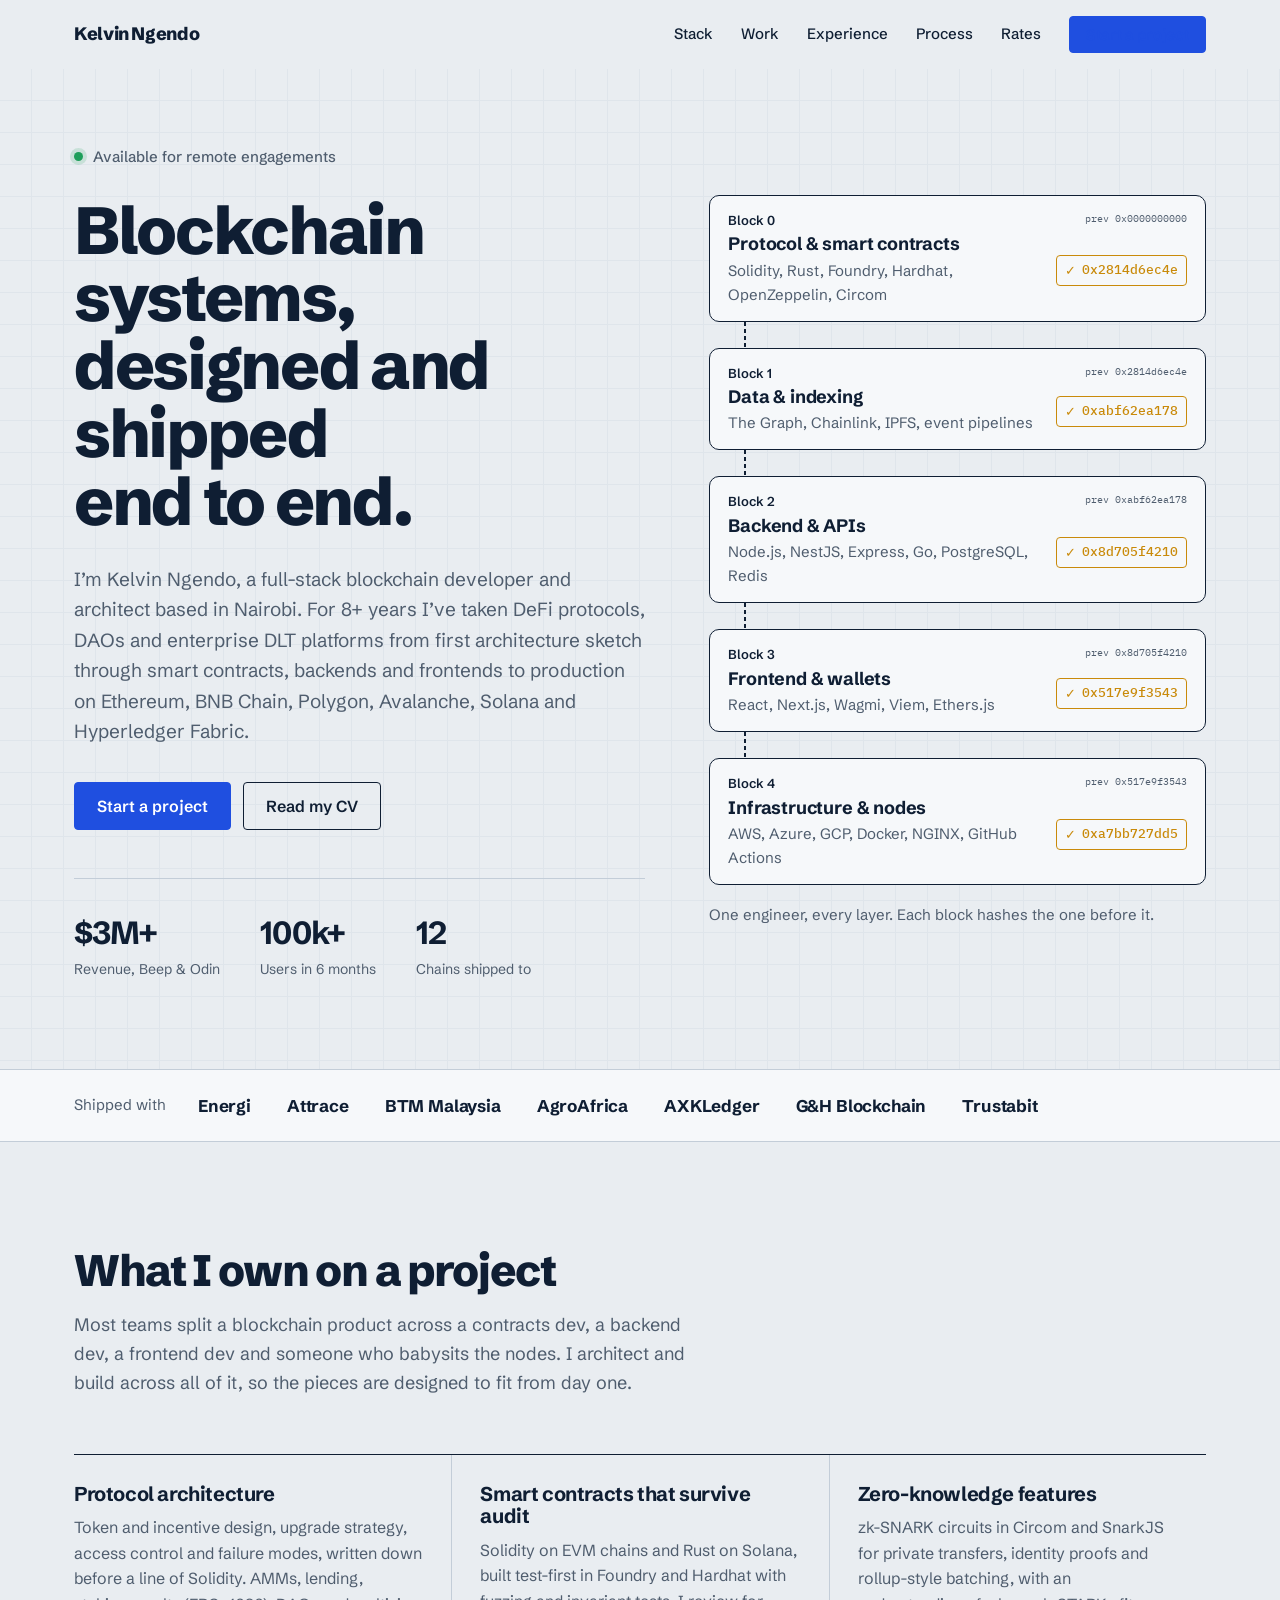
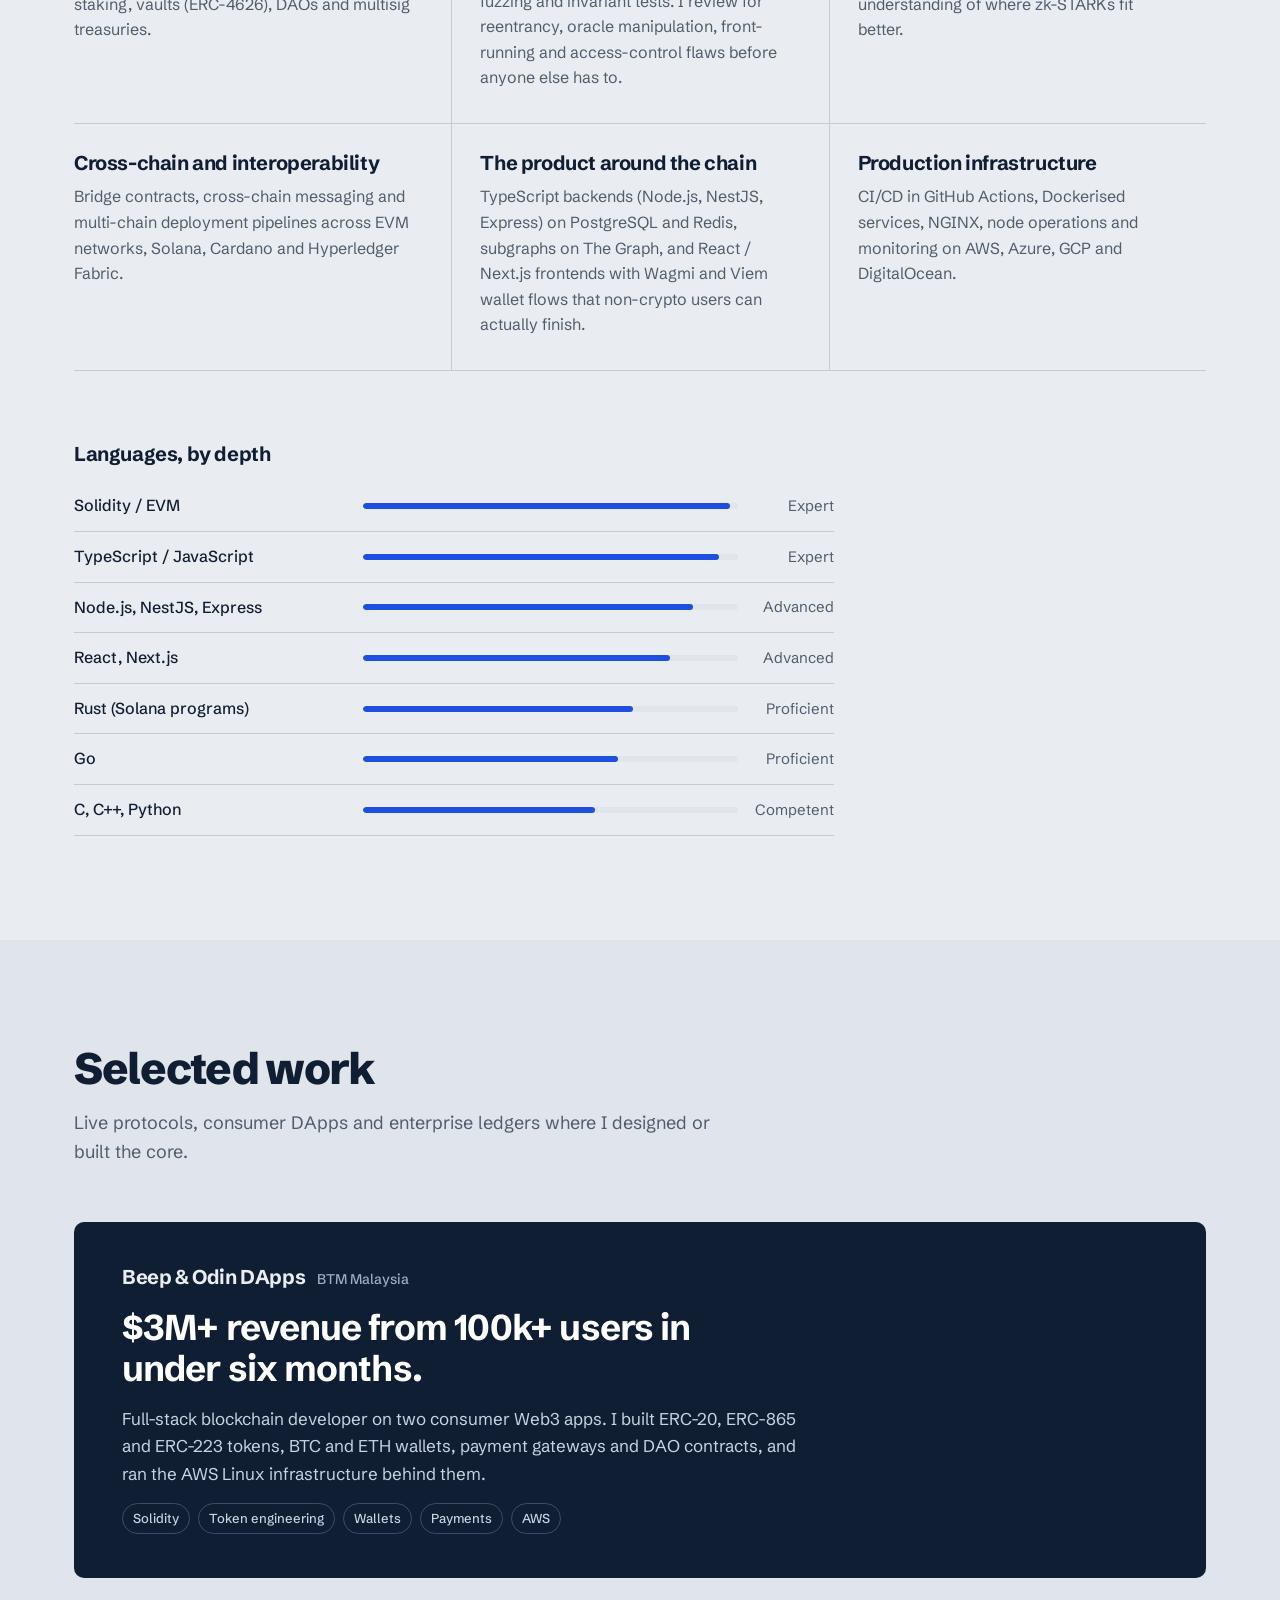
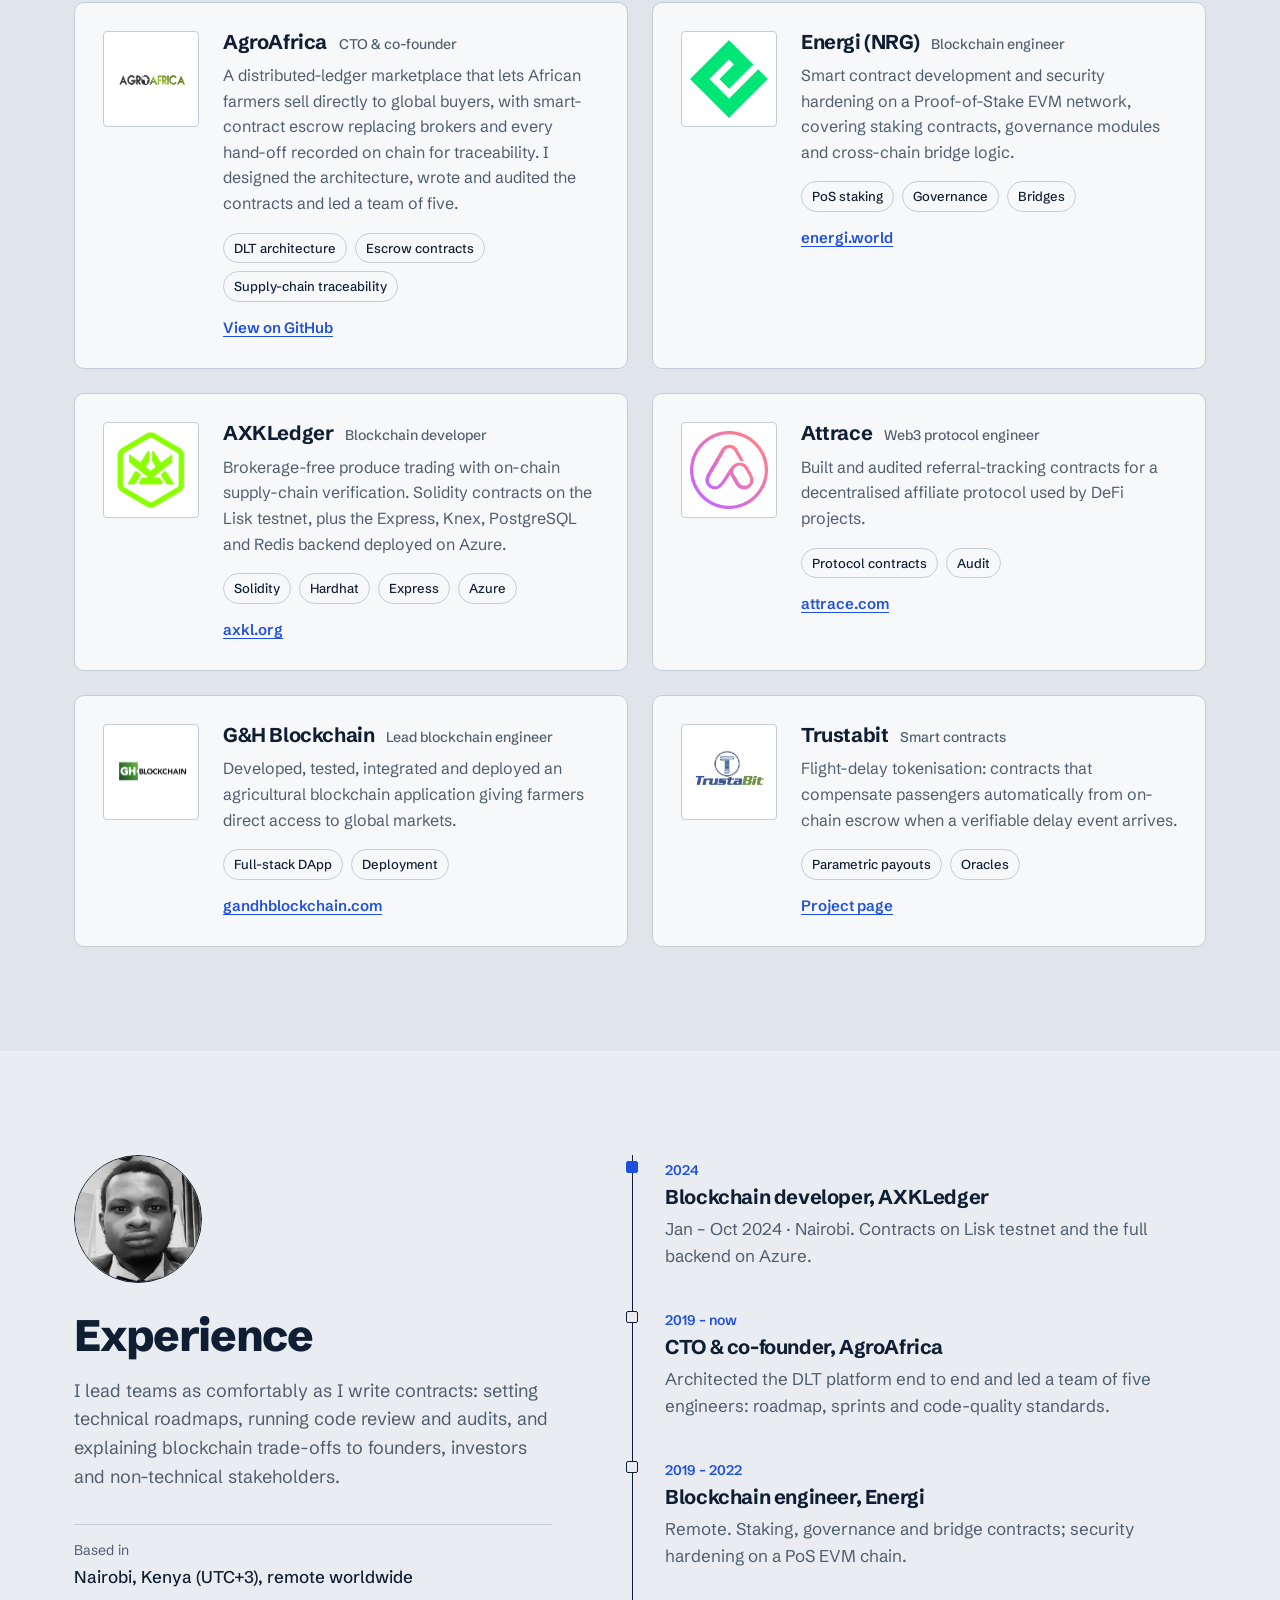
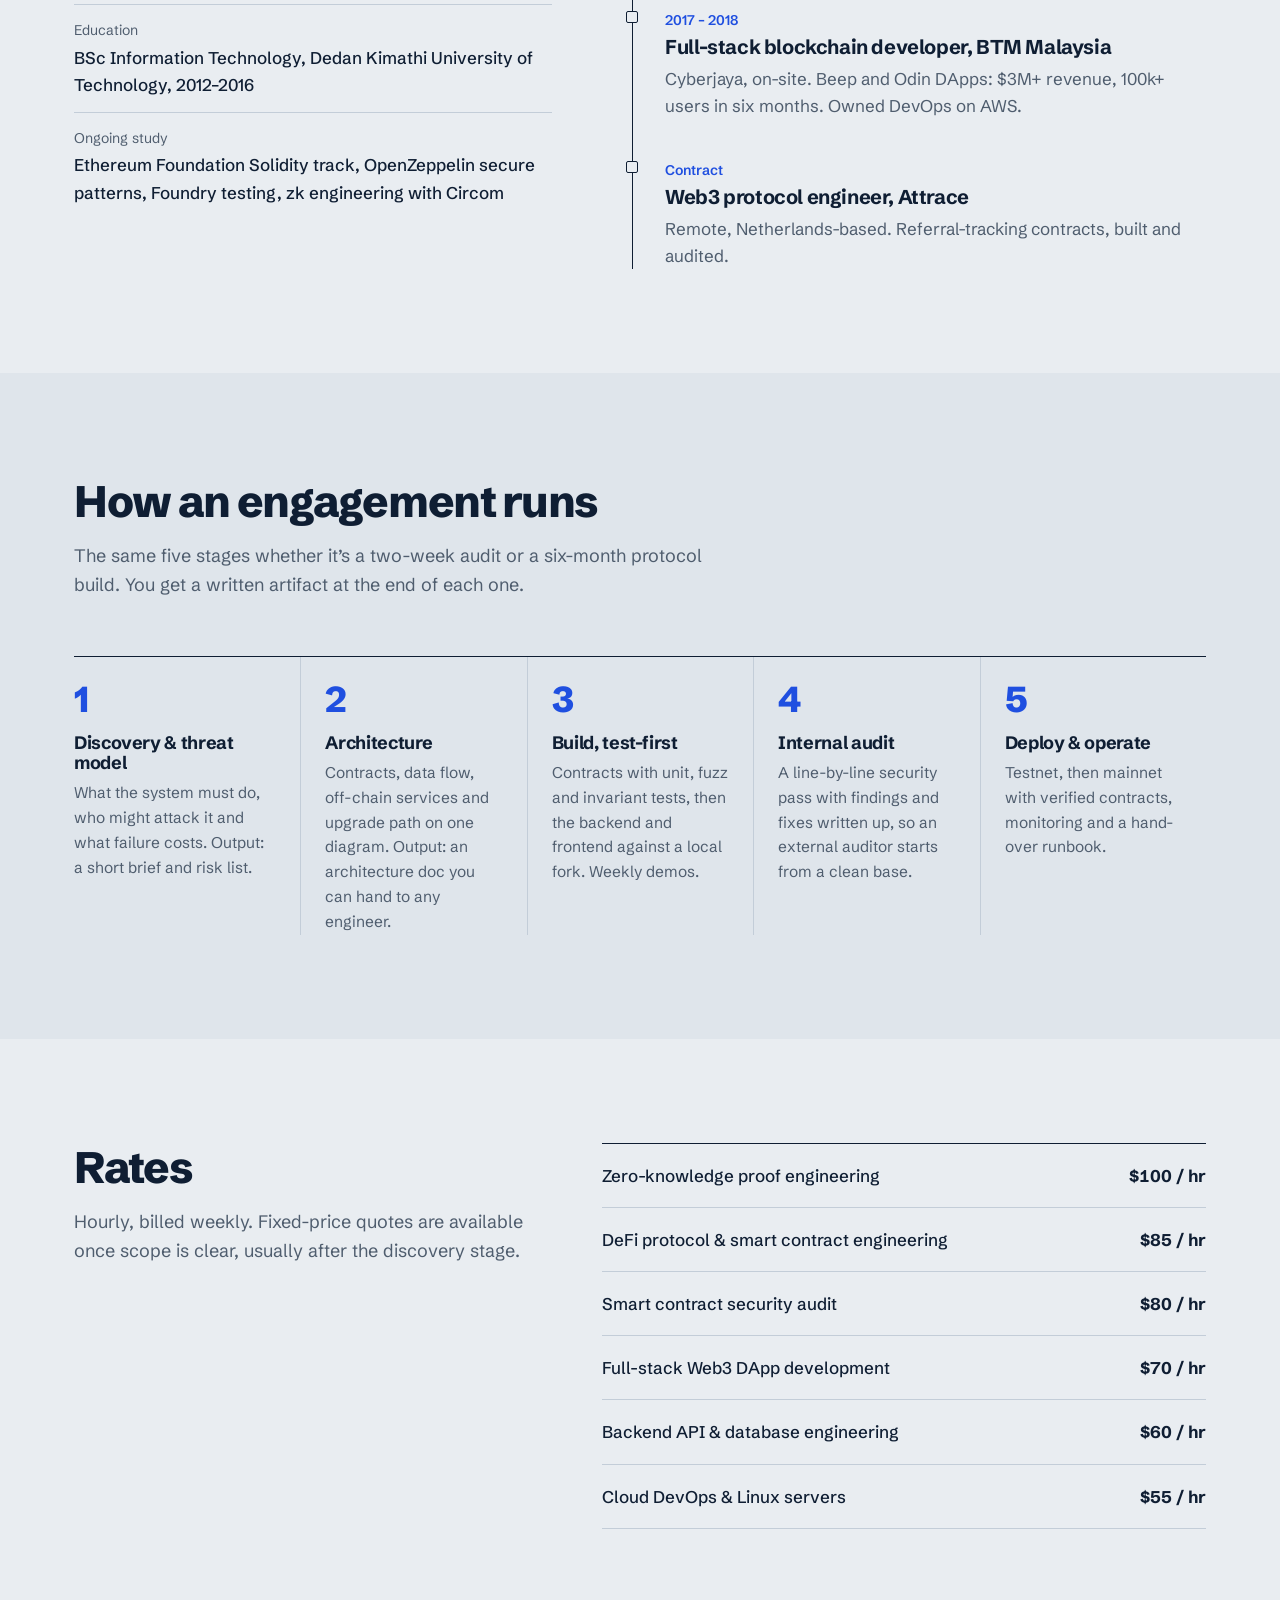
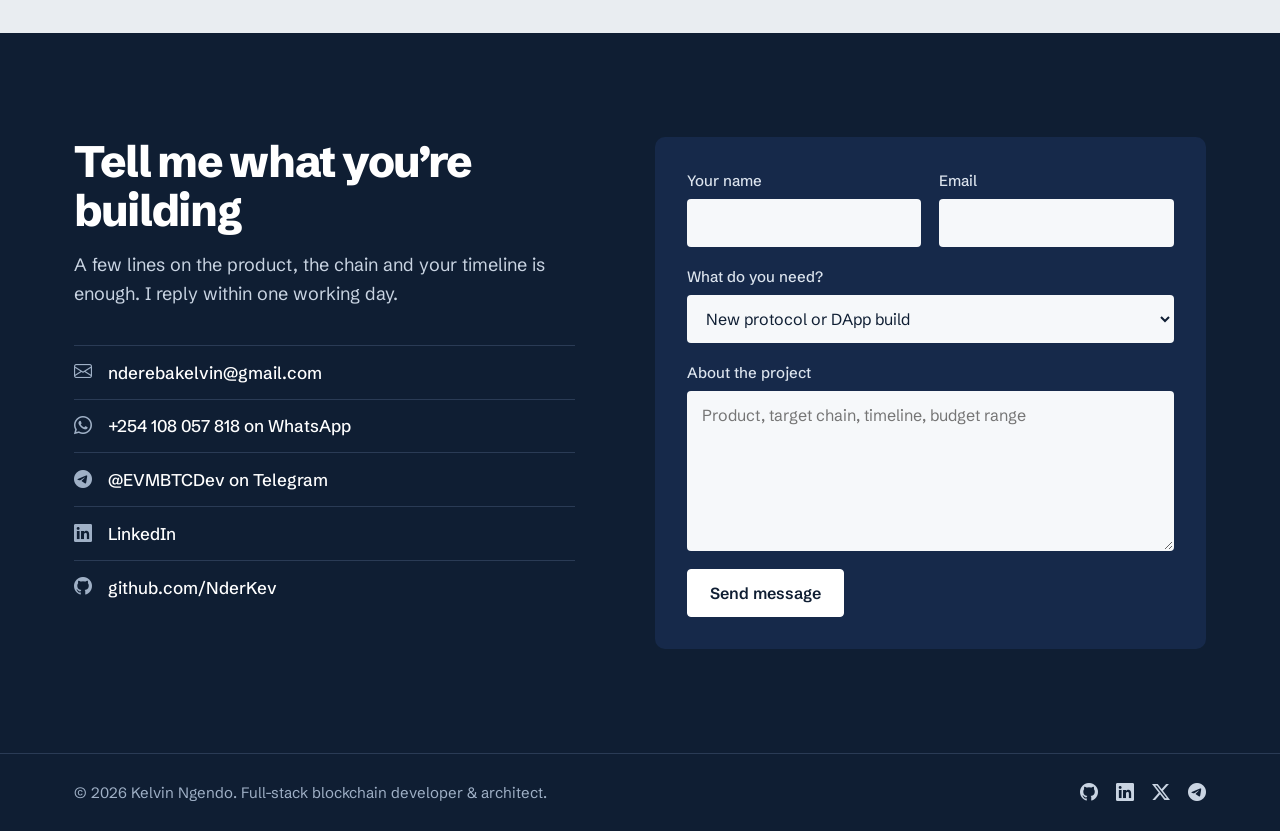
<file: index.html>
<!DOCTYPE html>
<html lang="en">
<head>
  <meta charset="utf-8">
  <meta name="viewport" content="width=device-width, initial-scale=1">
  <title>Kelvin Ngendo — Full-Stack Blockchain Developer &amp; Architect</title>
  <meta name="description" content="Kelvin Ngendo designs and ships blockchain systems end to end: smart contracts, indexing, backends, frontends and infrastructure. 8+ years across Ethereum, BNB Chain, Polygon, Avalanche, Solana and Hyperledger. Based in Nairobi, working remotely.">
  <link rel="canonical" href="https://nderkev.netlify.app/">
  <meta name="theme-color" content="#E9EDF1">

  <meta property="og:type" content="website">
  <meta property="og:url" content="https://nderkev.netlify.app/">
  <meta property="og:title" content="Kelvin Ngendo — Full-Stack Blockchain Developer & Architect">
  <meta property="og:description" content="Blockchain systems, designed and shipped end to end. 8+ years building DeFi protocols, DAOs and DLT platforms from contract to production.">
  <meta property="og:image" content="https://nderkev.netlify.app/assets/img/og.jpg">
  <meta name="twitter:card" content="summary_large_image">
  <meta name="twitter:site" content="@nderebakelvin">

  <link rel="icon" href="assets/img/favicon.jpg">
  <link rel="apple-touch-icon" href="assets/img/apple-touch-icon.png">

  <link rel="preconnect" href="https://fonts.googleapis.com">
  <link rel="preconnect" href="https://fonts.gstatic.com" crossorigin>
  <link href="https://fonts.googleapis.com/css2?family=IBM+Plex+Mono:wght@400;500&family=Schibsted+Grotesk:ital,wght@0,400;0,500;0,600;0,700;0,800;1,400&display=swap" rel="stylesheet">
  <link href="assets/vendor/bootstrap-icons/bootstrap-icons.min.css" rel="stylesheet">
  <link href="assets/css/site.css" rel="stylesheet">
  <script>document.documentElement.classList.add("js")</script>

  <script type="application/ld+json">
  {
    "@context": "https://schema.org",
    "@type": "Person",
    "name": "Kelvin Ngendo",
    "jobTitle": "Full-Stack Blockchain Developer & Architect",
    "url": "https://nderkev.netlify.app/",
    "image": "https://nderkev.netlify.app/assets/img/kelvin.jpg",
    "email": "mailto:nderebakelvin@gmail.com",
    "address": { "@type": "PostalAddress", "addressLocality": "Nairobi", "addressCountry": "KE" },
    "alumniOf": "Dedan Kimathi University of Technology",
    "knowsAbout": ["Solidity", "Smart contract security", "DeFi", "Zero-knowledge proofs", "Rust", "Solana", "Ethereum", "Hyperledger Fabric", "Node.js", "React", "Next.js", "Cloud infrastructure"],
    "sameAs": [
      "https://github.com/NderKev/",
      "https://www.linkedin.com/in/kelvin-ngendo-3a014098/",
      "https://x.com/nderebakelvin",
      "https://t.me/EVMBTCDev"
    ]
  }
  </script>
</head>

<body>
  <a class="skip" href="#main">Skip to content</a>

  <header class="top">
    <div class="wrap top-row">
      <a href="#" class="brand">Kelvin Ngendo</a>
      <button class="menu-btn" aria-expanded="false" aria-controls="nav" aria-label="Open menu"><i class="bi bi-list"></i></button>
      <nav id="nav" class="nav">
        <a href="#stack">Stack</a>
        <a href="#work">Work</a>
        <a href="#experience">Experience</a>
        <a href="#process">Process</a>
        <a href="#rates">Rates</a>
        <a href="#contact" class="btn btn-small">Start a project</a>
      </nav>
    </div>
  </header>

  <main id="main">

    <!-- HERO -->
    <section class="hero">
      <div class="wrap hero-grid">
        <div class="hero-copy">
          <p class="kicker"><span class="dot" aria-hidden="true"></span>Available for remote engagements</p>
          <h1>Blockchain systems, designed and shipped end&nbsp;to&nbsp;end.</h1>
          <p class="lede">I’m Kelvin Ngendo, a full-stack blockchain developer and architect based in Nairobi. For 8+ years I’ve taken DeFi protocols, DAOs and enterprise DLT platforms from first architecture sketch through smart contracts, backends and frontends to production on Ethereum, BNB Chain, Polygon, Avalanche, Solana and Hyperledger&nbsp;Fabric.</p>
          <div class="cta-row">
            <a href="#contact" class="btn">Start a project</a>
            <a href="https://gray-mariam-89.tiiny.site/" class="btn btn-ghost" target="_blank" rel="noopener">Read my CV</a>
          </div>
          <dl class="facts">
            <div><dt>Revenue, Beep &amp; Odin</dt><dd>$3M+</dd></div>
            <div><dt>Users in 6 months</dt><dd>100k+</dd></div>
            <div><dt>Chains shipped to</dt><dd>12</dd></div>
          </dl>
        </div>

        <!-- The stack, drawn as a chain -->
        <div class="chain" aria-label="The layers of the stack I own, linked as a chain of blocks">
          <ol>
            <li class="block" style="--i:0">
              <div class="block-head"><span>Block 0</span><code title="previous hash">prev 0x0000000000</code></div>
              <h2>Protocol &amp; smart contracts</h2>
              <p>Solidity, Rust, Foundry, Hardhat, OpenZeppelin, Circom</p>
              <code class="hash">0x2814d6ec4e</code>
            </li>
            <li class="block" style="--i:1">
              <div class="block-head"><span>Block 1</span><code>prev 0x2814d6ec4e</code></div>
              <h2>Data &amp; indexing</h2>
              <p>The Graph, Chainlink, IPFS, event pipelines</p>
              <code class="hash">0xabf62ea178</code>
            </li>
            <li class="block" style="--i:2">
              <div class="block-head"><span>Block 2</span><code>prev 0xabf62ea178</code></div>
              <h2>Backend &amp; APIs</h2>
              <p>Node.js, NestJS, Express, Go, PostgreSQL, Redis</p>
              <code class="hash">0x8d705f4210</code>
            </li>
            <li class="block" style="--i:3">
              <div class="block-head"><span>Block 3</span><code>prev 0x8d705f4210</code></div>
              <h2>Frontend &amp; wallets</h2>
              <p>React, Next.js, Wagmi, Viem, Ethers.js</p>
              <code class="hash">0x517e9f3543</code>
            </li>
            <li class="block" style="--i:4">
              <div class="block-head"><span>Block 4</span><code>prev 0x517e9f3543</code></div>
              <h2>Infrastructure &amp; nodes</h2>
              <p>AWS, Azure, GCP, Docker, NGINX, GitHub Actions</p>
              <code class="hash">0xa7bb727dd5</code>
            </li>
          </ol>
          <p class="chain-note">One engineer, every layer. Each block hashes the one before it.</p>
        </div>
      </div>
    </section>

    <!-- SHIPPED WITH -->
    <section class="shipped" aria-label="Teams I've shipped with">
      <div class="wrap">
        <p>Shipped with</p>
        <ul>
          <li>Energi</li><li>Attrace</li><li>BTM Malaysia</li><li>AgroAfrica</li><li>AXKLedger</li><li>G&amp;H Blockchain</li><li>Trustabit</li>
        </ul>
      </div>
    </section>

    <!-- STACK / WHAT I OWN -->
    <section id="stack" class="section">
      <div class="wrap">
        <div class="section-head">
          <h2>What I own on a project</h2>
          <p>Most teams split a blockchain product across a contracts dev, a backend dev, a frontend dev and someone who babysits the nodes. I architect and build across all of it, so the pieces are designed to fit from day one.</p>
        </div>

        <div class="own">
          <article>
            <h3>Protocol architecture</h3>
            <p>Token and incentive design, upgrade strategy, access control and failure modes, written down before a line of Solidity. AMMs, lending, staking, vaults (ERC-4626), DAOs and multisig treasuries.</p>
          </article>
          <article>
            <h3>Smart contracts that survive audit</h3>
            <p>Solidity on EVM chains and Rust on Solana, built test-first in Foundry and Hardhat with fuzzing and invariant tests. I review for reentrancy, oracle manipulation, front-running and access-control flaws before anyone else has to.</p>
          </article>
          <article>
            <h3>Zero-knowledge features</h3>
            <p>zk-SNARK circuits in Circom and SnarkJS for private transfers, identity proofs and rollup-style batching, with an understanding of where zk-STARKs fit better.</p>
          </article>
          <article>
            <h3>Cross-chain and interoperability</h3>
            <p>Bridge contracts, cross-chain messaging and multi-chain deployment pipelines across EVM networks, Solana, Cardano and Hyperledger Fabric.</p>
          </article>
          <article>
            <h3>The product around the chain</h3>
            <p>TypeScript backends (Node.js, NestJS, Express) on PostgreSQL and Redis, subgraphs on The Graph, and React / Next.js frontends with Wagmi and Viem wallet flows that non-crypto users can actually finish.</p>
          </article>
          <article>
            <h3>Production infrastructure</h3>
            <p>CI/CD in GitHub Actions, Dockerised services, NGINX, node operations and monitoring on AWS, Azure, GCP and DigitalOcean.</p>
          </article>
        </div>

        <div class="langs">
          <h3>Languages, by depth</h3>
          <table>
            <tbody>
              <tr><th>Solidity / EVM</th><td><span class="meter" style="--v:98%"></span></td><td>Expert</td></tr>
              <tr><th>TypeScript / JavaScript</th><td><span class="meter" style="--v:95%"></span></td><td>Expert</td></tr>
              <tr><th>Node.js, NestJS, Express</th><td><span class="meter" style="--v:88%"></span></td><td>Advanced</td></tr>
              <tr><th>React, Next.js</th><td><span class="meter" style="--v:82%"></span></td><td>Advanced</td></tr>
              <tr><th>Rust (Solana programs)</th><td><span class="meter" style="--v:72%"></span></td><td>Proficient</td></tr>
              <tr><th>Go</th><td><span class="meter" style="--v:68%"></span></td><td>Proficient</td></tr>
              <tr><th>C, C++, Python</th><td><span class="meter" style="--v:62%"></span></td><td>Competent</td></tr>
            </tbody>
          </table>
        </div>
      </div>
    </section>

    <!-- WORK -->
    <section id="work" class="section section-alt">
      <div class="wrap">
        <div class="section-head">
          <h2>Selected work</h2>
          <p>Live protocols, consumer DApps and enterprise ledgers where I designed or built the core.</p>
        </div>

        <article class="case case-lead">
          <div class="case-body">
            <h3>Beep &amp; Odin DApps <span class="org">BTM Malaysia</span></h3>
            <p class="case-outcome">$3M+ revenue from 100k+ users in under six months.</p>
            <p>Full-stack blockchain developer on two consumer Web3 apps. I built ERC-20, ERC-865 and ERC-223 tokens, BTC and ETH wallets, payment gateways and DAO contracts, and ran the AWS Linux infrastructure behind them.</p>
            <ul class="tags"><li>Solidity</li><li>Token engineering</li><li>Wallets</li><li>Payments</li><li>AWS</li></ul>
          </div>
        </article>

        <div class="cases">
          <article class="case">
            <img src="assets/img/work/agroafrica.png" alt="AgroAfrica logo" loading="lazy" width="120" height="85">
            <div class="case-body">
              <h3>AgroAfrica <span class="org">CTO &amp; co-founder</span></h3>
              <p>A distributed-ledger marketplace that lets African farmers sell directly to global buyers, with smart-contract escrow replacing brokers and every hand-off recorded on chain for traceability. I designed the architecture, wrote and audited the contracts and led a team of five.</p>
              <ul class="tags"><li>DLT architecture</li><li>Escrow contracts</li><li>Supply-chain traceability</li></ul>
              <a class="link" href="https://www.github.com/NderKev/AgroAfrica" target="_blank" rel="noopener">View on GitHub</a>
            </div>
          </article>

          <article class="case">
            <img src="assets/img/work/energy.png" alt="Energi logo" loading="lazy" width="85" height="85">
            <div class="case-body">
              <h3>Energi (NRG) <span class="org">Blockchain engineer</span></h3>
              <p>Smart contract development and security hardening on a Proof-of-Stake EVM network, covering staking contracts, governance modules and cross-chain bridge logic.</p>
              <ul class="tags"><li>PoS staking</li><li>Governance</li><li>Bridges</li></ul>
              <a class="link" href="https://energi.world" target="_blank" rel="noopener">energi.world</a>
            </div>
          </article>

          <article class="case">
            <img src="assets/img/work/axkl.png" alt="AXKLedger logo" loading="lazy" width="77" height="85">
            <div class="case-body">
              <h3>AXKLedger <span class="org">Blockchain developer</span></h3>
              <p>Brokerage-free produce trading with on-chain supply-chain verification. Solidity contracts on the Lisk testnet, plus the Express, Knex, PostgreSQL and Redis backend deployed on Azure.</p>
              <ul class="tags"><li>Solidity</li><li>Hardhat</li><li>Express</li><li>Azure</li></ul>
              <a class="link" href="https://www.axkl.org" target="_blank" rel="noopener">axkl.org</a>
            </div>
          </article>

          <article class="case">
            <img src="assets/img/work/attrace.png" alt="Attrace logo" loading="lazy" width="85" height="85">
            <div class="case-body">
              <h3>Attrace <span class="org">Web3 protocol engineer</span></h3>
              <p>Built and audited referral-tracking contracts for a decentralised affiliate protocol used by DeFi projects.</p>
              <ul class="tags"><li>Protocol contracts</li><li>Audit</li></ul>
              <a class="link" href="https://attrace.com" target="_blank" rel="noopener">attrace.com</a>
            </div>
          </article>

          <article class="case">
            <img src="assets/img/work/gandh.png" alt="G&amp;H Blockchain logo" loading="lazy" width="150" height="74">
            <div class="case-body">
              <h3>G&amp;H Blockchain <span class="org">Lead blockchain engineer</span></h3>
              <p>Developed, tested, integrated and deployed an agricultural blockchain application giving farmers direct access to global markets.</p>
              <ul class="tags"><li>Full-stack DApp</li><li>Deployment</li></ul>
              <a class="link" href="https://www.gandhblockchain.com" target="_blank" rel="noopener">gandhblockchain.com</a>
            </div>
          </article>

          <article class="case">
            <img src="assets/img/work/trustabit.jpeg" alt="Trustabit logo" loading="lazy" width="85" height="85">
            <div class="case-body">
              <h3>Trustabit <span class="org">Smart contracts</span></h3>
              <p>Flight-delay tokenisation: contracts that compensate passengers automatically from on-chain escrow when a verifiable delay event arrives.</p>
              <ul class="tags"><li>Parametric payouts</li><li>Oracles</li></ul>
              <a class="link" href="https://www.startengine.com/trustabit1" target="_blank" rel="noopener">Project page</a>
            </div>
          </article>
        </div>
      </div>
    </section>

    <!-- EXPERIENCE -->
    <section id="experience" class="section">
      <div class="wrap exp-grid">
        <div class="about">
          <picture>
            <source srcset="assets/img/kelvin.webp" type="image/webp">
            <img src="assets/img/kelvin.jpg" alt="Portrait of Kelvin Ngendo" width="320" height="320" loading="lazy">
          </picture>
          <h2>Experience</h2>
          <p>I lead teams as comfortably as I write contracts: setting technical roadmaps, running code review and audits, and explaining blockchain trade-offs to founders, investors and non-technical stakeholders.</p>
          <dl class="about-meta">
            <div><dt>Based in</dt><dd>Nairobi, Kenya (UTC+3), remote worldwide</dd></div>
            <div><dt>Education</dt><dd>BSc Information Technology, Dedan Kimathi University of Technology, 2012–2016</dd></div>
            <div><dt>Ongoing study</dt><dd>Ethereum Foundation Solidity track, OpenZeppelin secure patterns, Foundry testing, zk engineering with Circom</dd></div>
          </dl>
        </div>

        <ol class="timeline">
          <li>
            <time>2024</time>
            <h3>Blockchain developer, AXKLedger</h3>
            <p>Jan – Oct 2024 · Nairobi. Contracts on Lisk testnet and the full backend on Azure.</p>
          </li>
          <li>
            <time>2019 – now</time>
            <h3>CTO &amp; co-founder, AgroAfrica</h3>
            <p>Architected the DLT platform end to end and led a team of five engineers: roadmap, sprints and code-quality standards.</p>
          </li>
          <li>
            <time>2019 – 2022</time>
            <h3>Blockchain engineer, Energi</h3>
            <p>Remote. Staking, governance and bridge contracts; security hardening on a PoS EVM chain.</p>
          </li>
          <li>
            <time>2017 – 2018</time>
            <h3>Full-stack blockchain developer, BTM Malaysia</h3>
            <p>Cyberjaya, on-site. Beep and Odin DApps: $3M+ revenue, 100k+ users in six months. Owned DevOps on AWS.</p>
          </li>
          <li>
            <time>Contract</time>
            <h3>Web3 protocol engineer, Attrace</h3>
            <p>Remote, Netherlands-based. Referral-tracking contracts, built and audited.</p>
          </li>
        </ol>
      </div>
    </section>

    <!-- PROCESS -->
    <section id="process" class="section section-alt">
      <div class="wrap">
        <div class="section-head">
          <h2>How an engagement runs</h2>
          <p>The same five stages whether it’s a two-week audit or a six-month protocol build. You get a written artifact at the end of each one.</p>
        </div>
        <ol class="steps">
          <li><h3>Discovery &amp; threat model</h3><p>What the system must do, who might attack it and what failure costs. Output: a short brief and risk list.</p></li>
          <li><h3>Architecture</h3><p>Contracts, data flow, off-chain services and upgrade path on one diagram. Output: an architecture doc you can hand to any engineer.</p></li>
          <li><h3>Build, test-first</h3><p>Contracts with unit, fuzz and invariant tests, then the backend and frontend against a local fork. Weekly demos.</p></li>
          <li><h3>Internal audit</h3><p>A line-by-line security pass with findings and fixes written up, so an external auditor starts from a clean base.</p></li>
          <li><h3>Deploy &amp; operate</h3><p>Testnet, then mainnet with verified contracts, monitoring and a hand-over runbook.</p></li>
        </ol>
      </div>
    </section>

    <!-- RATES -->
    <section id="rates" class="section">
      <div class="wrap rates-grid">
        <div class="section-head">
          <h2>Rates</h2>
          <p>Hourly, billed weekly. Fixed-price quotes are available once scope is clear, usually after the discovery stage.</p>
        </div>
        <table class="rates">
          <tbody>
            <tr><th>Zero-knowledge proof engineering</th><td>$100 / hr</td></tr>
            <tr><th>DeFi protocol &amp; smart contract engineering</th><td>$85 / hr</td></tr>
            <tr><th>Smart contract security audit</th><td>$80 / hr</td></tr>
            <tr><th>Full-stack Web3 DApp development</th><td>$70 / hr</td></tr>
            <tr><th>Backend API &amp; database engineering</th><td>$60 / hr</td></tr>
            <tr><th>Cloud DevOps &amp; Linux servers</th><td>$55 / hr</td></tr>
          </tbody>
        </table>
      </div>
    </section>

    <!-- CONTACT -->
    <section id="contact" class="section contact">
      <div class="wrap contact-grid">
        <div>
          <h2>Tell me what you’re building</h2>
          <p>A few lines on the product, the chain and your timeline is enough. I reply within one working day.</p>
          <ul class="channels">
            <li><i class="bi bi-envelope" aria-hidden="true"></i><a href="mailto:nderebakelvin@gmail.com">nderebakelvin@gmail.com</a></li>
            <li><i class="bi bi-whatsapp" aria-hidden="true"></i><a href="https://wa.me/254108057818" target="_blank" rel="noopener">+254 108 057 818 on WhatsApp</a></li>
            <li><i class="bi bi-telegram" aria-hidden="true"></i><a href="https://t.me/EVMBTCDev" target="_blank" rel="noopener">@EVMBTCDev on Telegram</a></li>
            <li><i class="bi bi-linkedin" aria-hidden="true"></i><a href="https://www.linkedin.com/in/kelvin-ngendo-3a014098/" target="_blank" rel="noopener">LinkedIn</a></li>
            <li><i class="bi bi-github" aria-hidden="true"></i><a href="https://github.com/NderKev/" target="_blank" rel="noopener">github.com/NderKev</a></li>
          </ul>
        </div>

        <form name="contact" method="POST" action="/thanks.html" data-netlify="true" netlify-honeypot="company" class="form">
          <input type="hidden" name="form-name" value="contact">
          <p class="hp"><label>Leave this empty <input name="company"></label></p>
          <div class="field-row">
            <label>Your name<input type="text" name="name" autocomplete="name" required></label>
            <label>Email<input type="email" name="email" autocomplete="email" required></label>
          </div>
          <label>What do you need?
            <select name="service">
              <option>New protocol or DApp build</option>
              <option>Smart contract audit</option>
              <option>Zero-knowledge feature</option>
              <option>Architecture review</option>
              <option>Something else</option>
            </select>
          </label>
          <label>About the project<textarea name="message" rows="6" placeholder="Product, target chain, timeline, budget range" required></textarea></label>
          <button type="submit" class="btn">Send message</button>
        </form>
      </div>
    </section>

  </main>

  <footer class="foot">
    <div class="wrap foot-row">
      <p>© <span id="yr">2026</span> Kelvin Ngendo. Full-stack blockchain developer &amp; architect.</p>
      <nav aria-label="Social">
        <a href="https://github.com/NderKev/" aria-label="GitHub"><i class="bi bi-github"></i></a>
        <a href="https://www.linkedin.com/in/kelvin-ngendo-3a014098/" aria-label="LinkedIn"><i class="bi bi-linkedin"></i></a>
        <a href="https://x.com/nderebakelvin" aria-label="X"><i class="bi bi-twitter-x"></i></a>
        <a href="https://t.me/EVMBTCDev" aria-label="Telegram"><i class="bi bi-telegram"></i></a>
      </nav>
    </div>
  </footer>

  <script src="assets/js/site.js" defer></script>
</body>
</html>
</file>
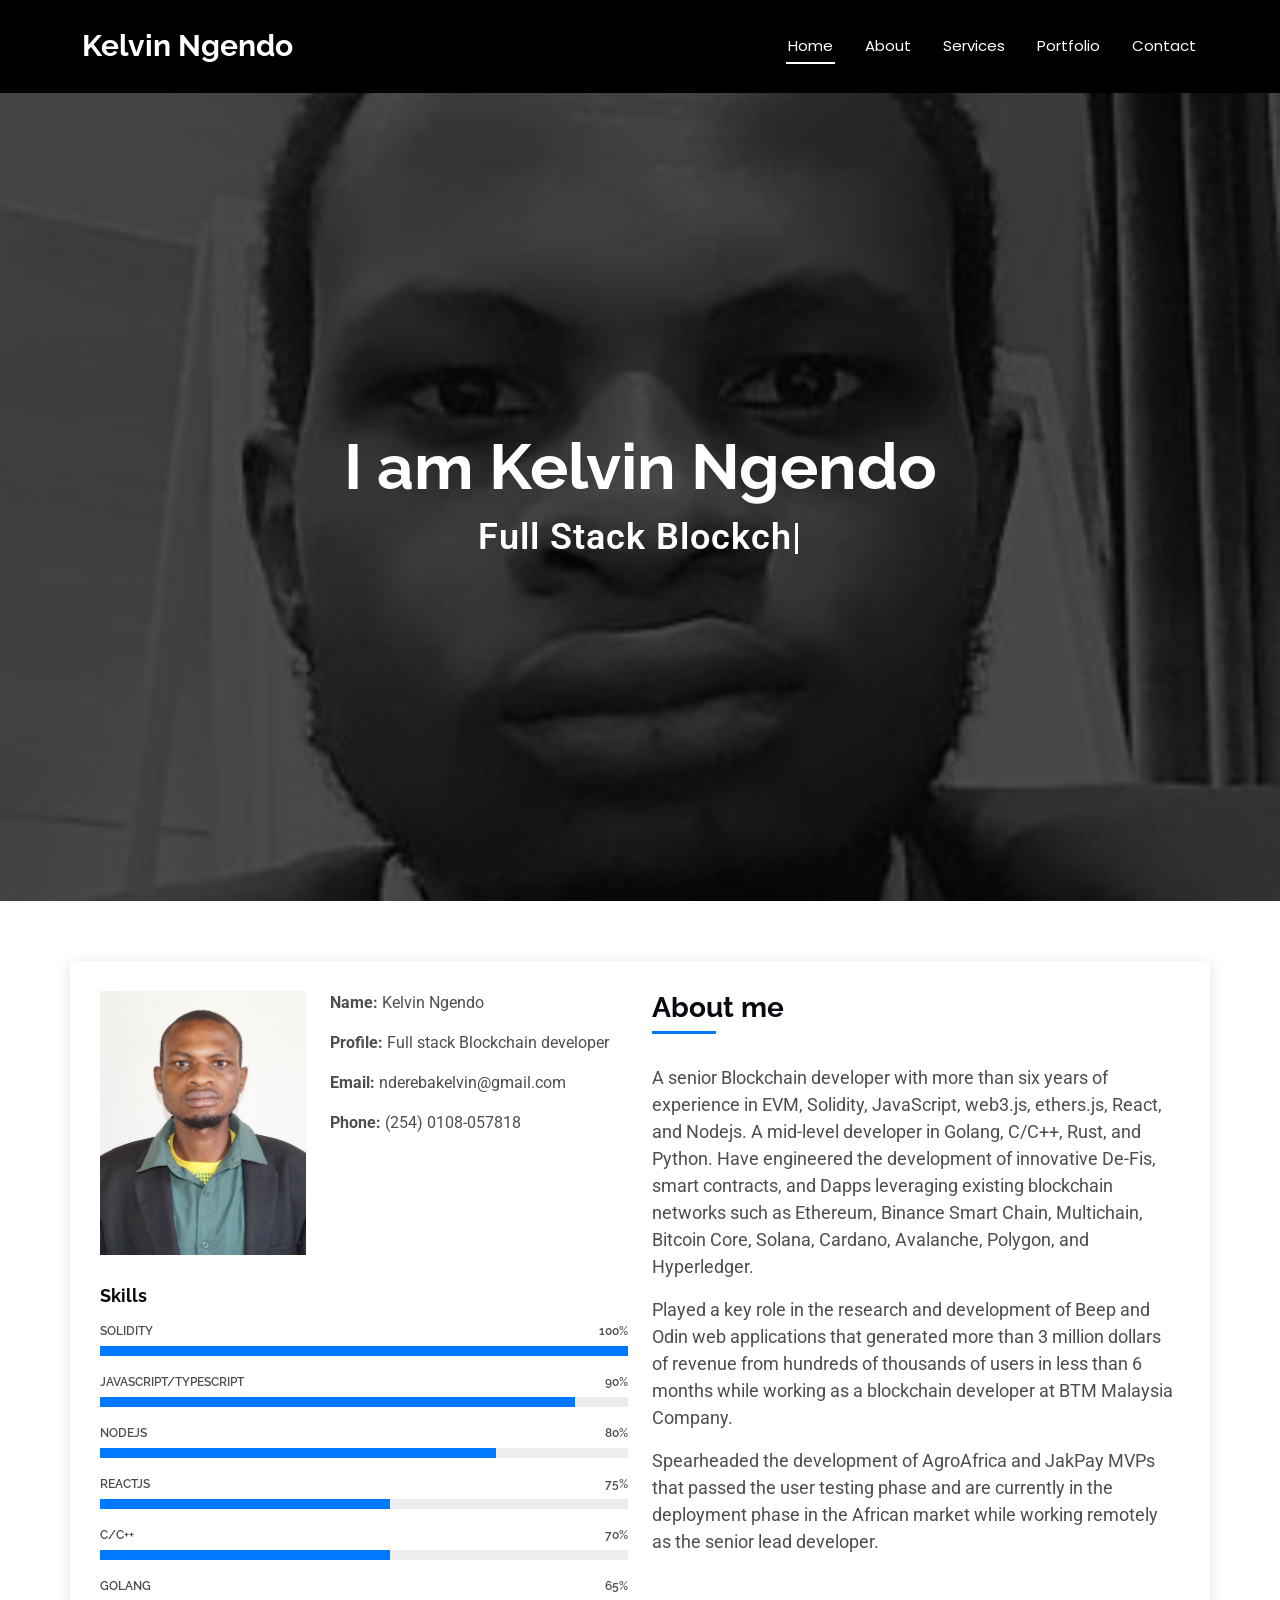
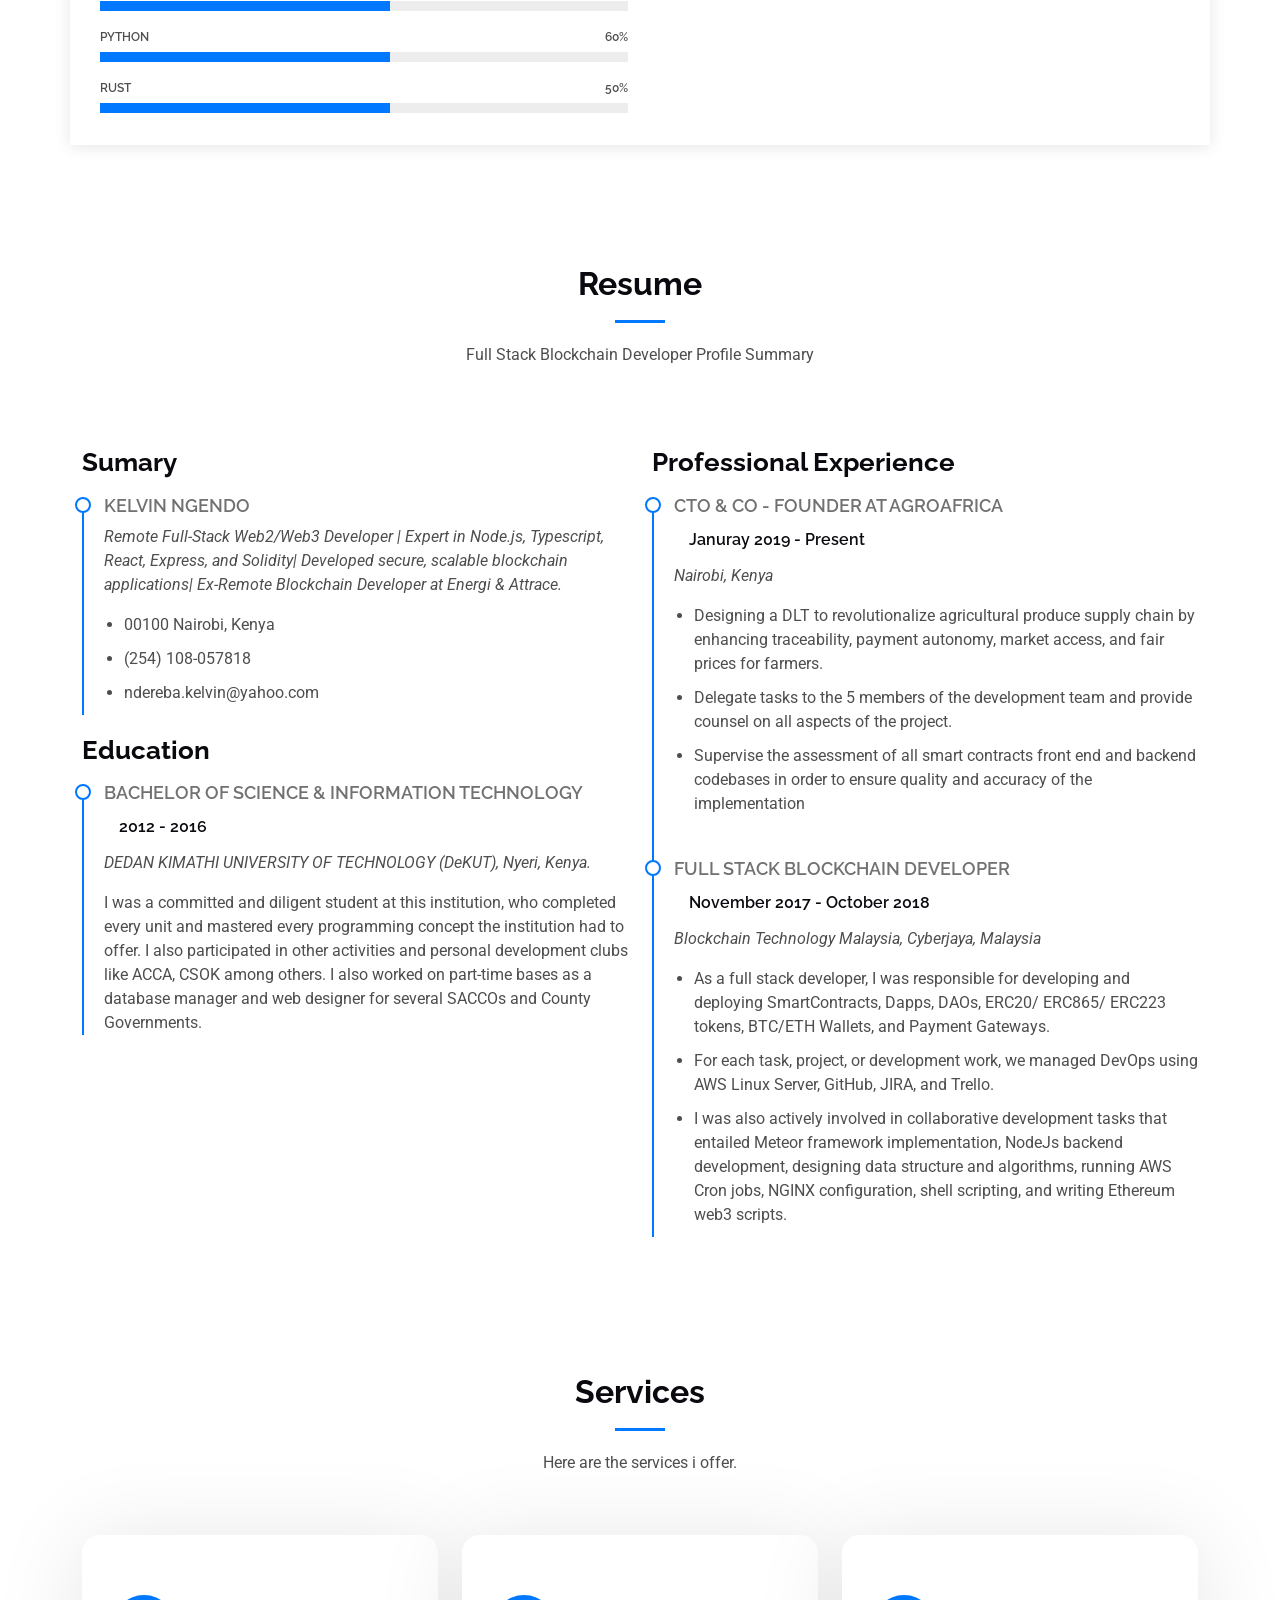
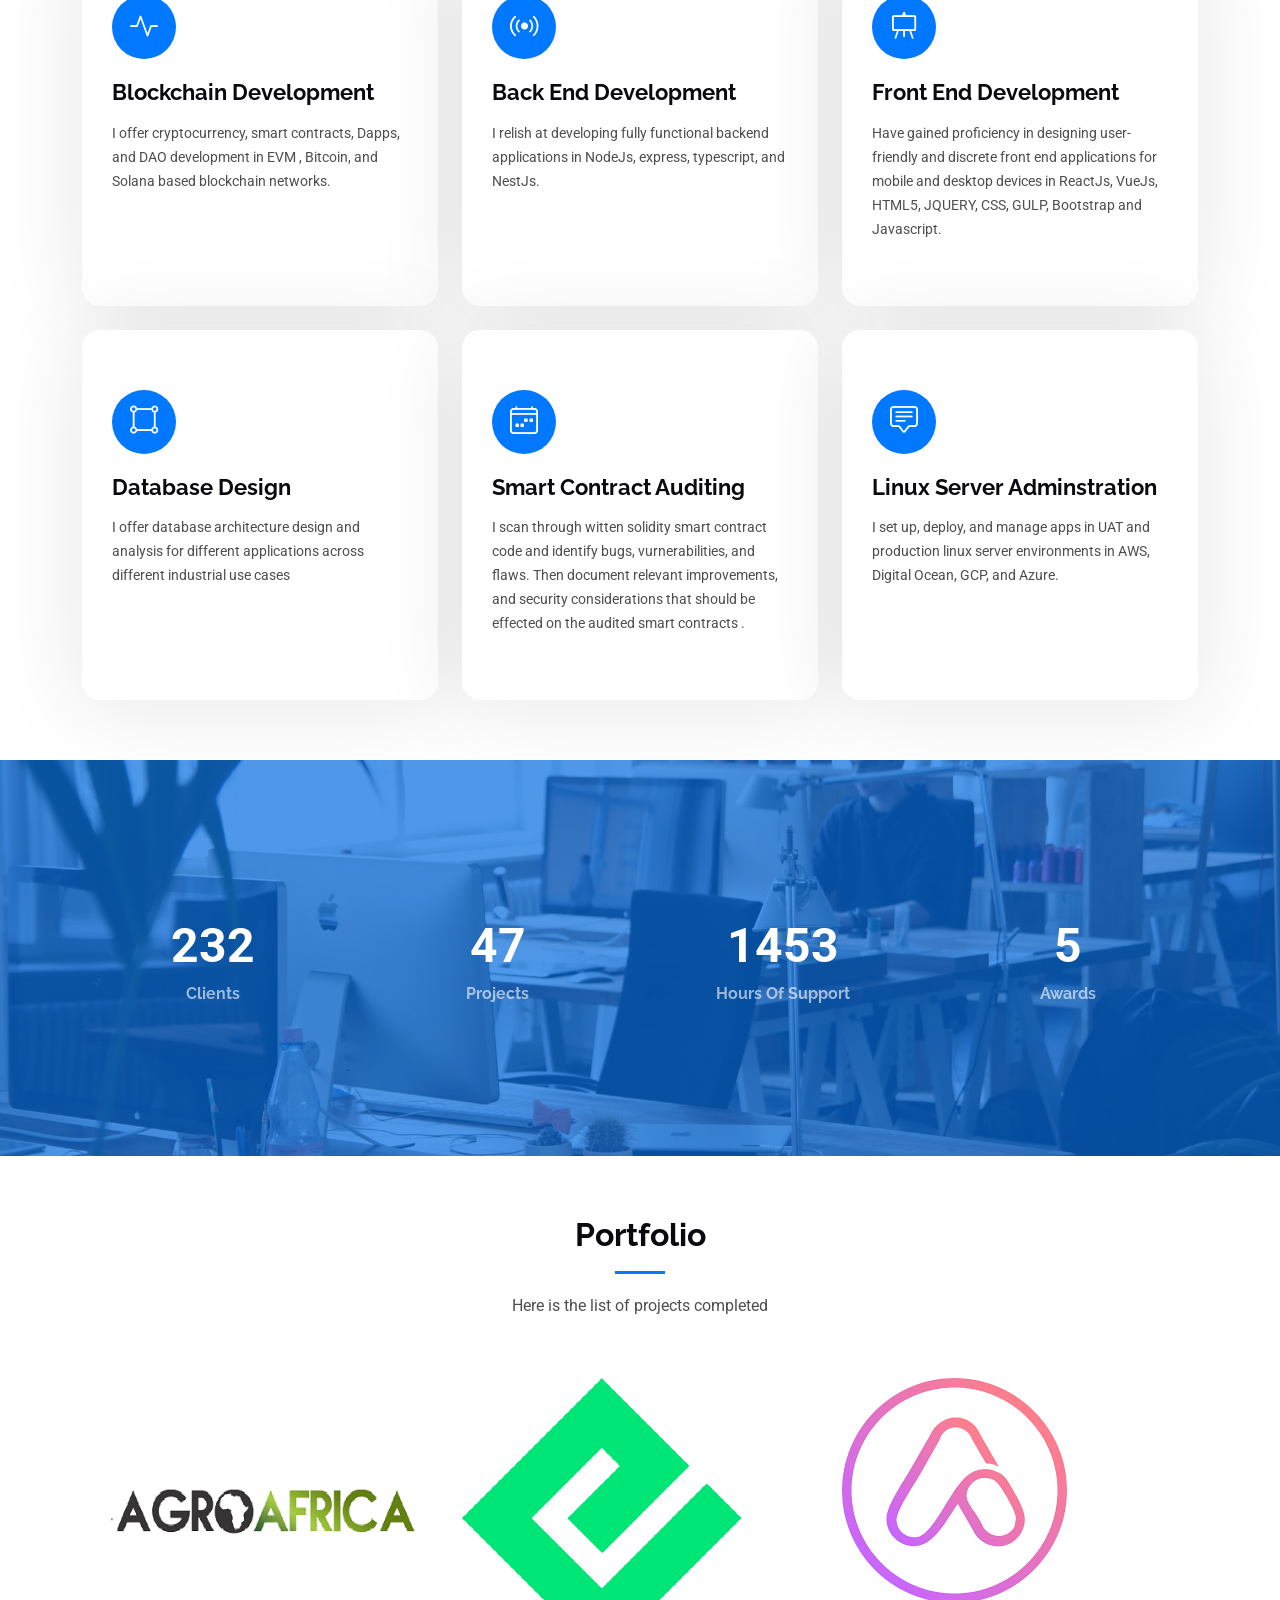
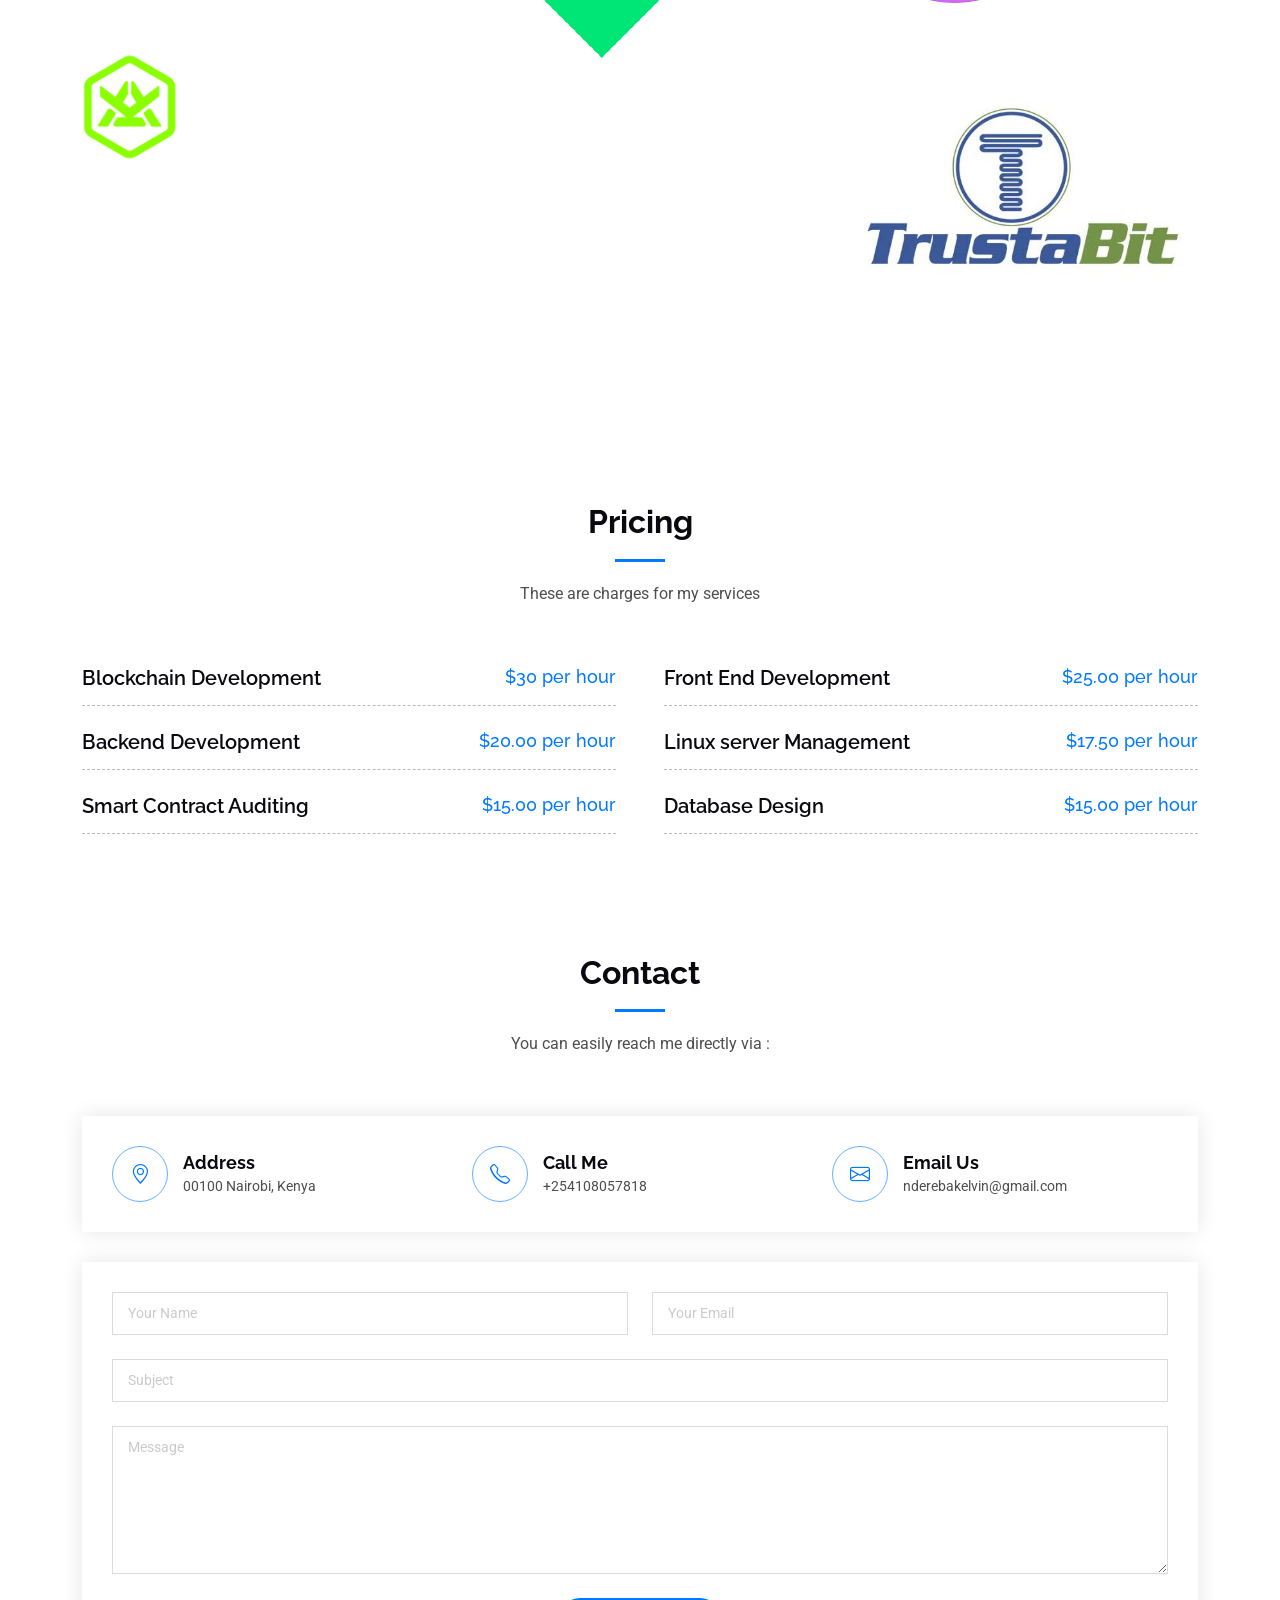
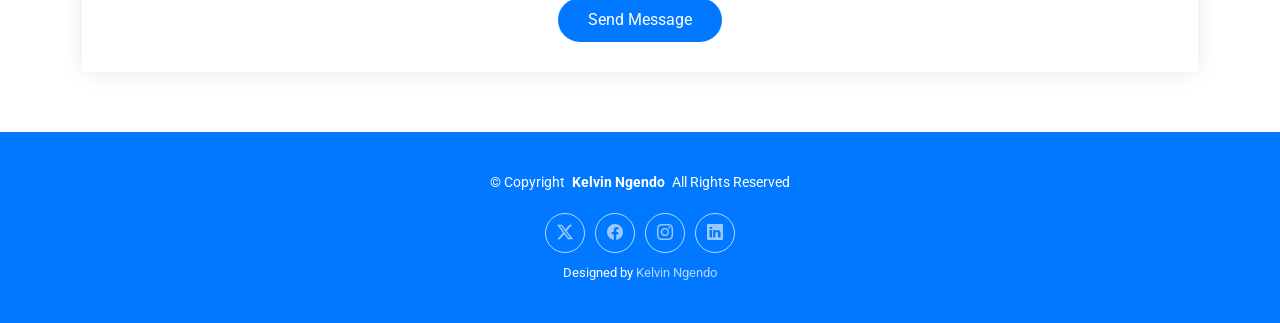
<file: DevFolio/index.html>
<!DOCTYPE html>
<html lang="en">

<head>
  <meta charset="utf-8">
  <meta content="width=device-width, initial-scale=1.0" name="viewport">
  <title>Index - Kelvin Ngendo</title>
  <meta name="description" content="">
  <meta name="keywords" content="">

  <!-- Favicons -->
  <link href="assets/img/favicon.png" rel="icon">
  <link href="assets/img/apple-touch-icon.png" rel="apple-touch-icon">

  <!-- Fonts -->
  <link href="https://fonts.googleapis.com" rel="preconnect">
  <link href="https://fonts.gstatic.com" rel="preconnect" crossorigin>
  <link href="https://fonts.googleapis.com/css2?family=Roboto:ital,wght@0,100;0,300;0,400;0,500;0,700;0,900;1,100;1,300;1,400;1,500;1,700;1,900&family=Poppins:ital,wght@0,100;0,200;0,300;0,400;0,500;0,600;0,700;0,800;0,900;1,100;1,200;1,300;1,400;1,500;1,600;1,700;1,800;1,900&family=Raleway:ital,wght@0,100;0,200;0,300;0,400;0,500;0,600;0,700;0,800;0,900;1,100;1,200;1,300;1,400;1,500;1,600;1,700;1,800;1,900&display=swap" rel="stylesheet">

  <!-- Vendor CSS Files -->
  <link href="assets/vendor/bootstrap/css/bootstrap.min.css" rel="stylesheet">
  <link href="assets/vendor/bootstrap-icons/bootstrap-icons.css" rel="stylesheet">
  <link href="assets/vendor/aos/aos.css" rel="stylesheet">
  <link href="assets/vendor/glightbox/css/glightbox.min.css" rel="stylesheet">
  <link href="assets/vendor/swiper/swiper-bundle.min.css" rel="stylesheet">

  <!-- Main CSS File -->
  <link href="assets/css/main.css" rel="stylesheet">

  <!-- =======================================================
  * Template Name: Kelvin Ngendo
  * Template URL: https://github.com/NderKev/Kelvin Ngendo-bootstrap-portfolio-html-template/
  * Updated: Aug 07 2024 with Bootstrap v5.3.3
  * Author: github.com/NderKev
  * License: https://github.com/NderKev/license/
  ======================================================== -->
</head>

<body class="index-page">

  <header id="header" class="header d-flex align-items-center sticky-top">
    <div class="container-fluid container-xl position-relative d-flex align-items-center justify-content-between">

      <a href="index.html" class="logo d-flex align-items-center">
        <!-- Uncomment the line below if you also wish to use an image logo -->
        <!-- <img src="assets/img/logo.png" alt=""> -->
        <h1 class="sitename">Kelvin Ngendo</h1>
      </a>

      <nav id="navmenu" class="navmenu">
        <ul>
          <li><a href="#hero" class="active">Home<br></a></li>
          <li><a href="#about">About</a></li>
          <li><a href="#services">Services</a></li>
          <li><a href="#portfolio">Portfolio</a></li>
          <!-- <li class="dropdown"><a href="#"><span>Dropdown</span> <i class="bi bi-chevron-down toggle-dropdown"></i></a>
            <ul>
              <li><a href="#">Dropdown 1</a></li>
              <li class="dropdown"><a href="#"><span>Deep Dropdown</span> <i class="bi bi-chevron-down toggle-dropdown"></i></a>
                <ul>
                  <li><a href="#">Deep Dropdown 1</a></li>
                  <li><a href="#">Deep Dropdown 2</a></li>
                  <li><a href="#">Deep Dropdown 3</a></li>
                  <li><a href="#">Deep Dropdown 4</a></li>
                  <li><a href="#">Deep Dropdown 5</a></li>
                </ul>
              </li>
              <li><a href="#">Dropdown 2</a></li>
              <li><a href="#">Dropdown 3</a></li>
              <li><a href="#">Dropdown 4</a></li>
            </ul>
          </li> -->
          <li><a href="#contact">Contact</a></li>
        </ul>
        <i class="mobile-nav-toggle d-xl-none bi bi-list"></i>
      </nav>

    </div>
  </header>

  <main class="main">

    <!-- Hero Section -->
    <section id="hero" class="hero section dark-background">

      <img src="assets/img/kev.jpg" alt="" data-aos="fade-in">

      <div class="container d-flex flex-column align-items-center justify-content-center text-center" data-aos="fade-up" data-aos-delay="100">
        <h2>I am Kelvin Ngendo</h2>
        <p><span class="typed" data-typed-items="Full Stack Blockchain Developer, Cryptographer, Freelancer"></span></p>
      </div>

    </section><!-- /Hero Section -->

    <!-- About Section -->
    <section id="about" class="about section">

      <div class="container" data-aos="fade-up" data-aos-delay="100">

        <div class="row gy-4">
          <div class="col-md-6">

            <div class="row justify-content-between gy-4">
              <div class="col-lg-5">
                <img src="assets/img/p.jpg" class="img-fluid" alt="">
              </div>
              <div class="col-lg-7 about-info">
                <p><strong>Name: </strong> <span>Kelvin Ngendo</span></p>
                <p><strong>Profile: </strong> <span>Full stack Blockchain developer</span></p>
                <p><strong>Email: </strong> <span>nderebakelvin@gmail.com</span></p>
                <p><strong>Phone: </strong> <span>(254) 0108-057818</span></p>
              </div>
            </div>

            <div class="skills-content skills-animation">

              <h5>Skills</h5>

              <div class="progress">
                <span class="skill"><span>Solidity</span> <i class="val">100%</i></span>
                <div class="progress-bar-wrap">
                  <div class="progress-bar" role="progressbar" aria-valuenow="100" aria-valuemin="0" aria-valuemax="100"></div>
                </div>
              </div><!-- End Skills Item -->

              <div class="progress">
                <span class="skill"><span>Javascript/Typescript</span> <i class="val">90%</i></span>
                <div class="progress-bar-wrap">
                  <div class="progress-bar" role="progressbar" aria-valuenow="90" aria-valuemin="0" aria-valuemax="100"></div>
                </div>
              </div><!-- End Skills Item -->

              <div class="progress">
                <span class="skill"><span>Nodejs</span> <i class="val">80%</i></span>
                <div class="progress-bar-wrap">
                  <div class="progress-bar" role="progressbar" aria-valuenow="75" aria-valuemin="0" aria-valuemax="100"></div>
                </div>
              </div><!-- End Skills Item -->

              <div class="progress">
                <span class="skill"><span>Reactjs</span> <i class="val">75%</i></span>
                <div class="progress-bar-wrap">
                  <div class="progress-bar" role="progressbar" aria-valuenow="55" aria-valuemin="0" aria-valuemax="100"></div>
                </div>
              </div><!-- End Skills Item -->

              <div class="progress">
                <span class="skill"><span>C/C++</span> <i class="val">70%</i></span>
                <div class="progress-bar-wrap">
                  <div class="progress-bar" role="progressbar" aria-valuenow="55" aria-valuemin="0" aria-valuemax="100"></div>
                </div>
              </div><!-- End Skills Item -->

              <div class="progress">
                <span class="skill"><span>Golang</span> <i class="val">65%</i></span>
                <div class="progress-bar-wrap">
                  <div class="progress-bar" role="progressbar" aria-valuenow="55" aria-valuemin="0" aria-valuemax="100"></div>
                </div>
              </div><!-- End Skills Item -->

              <div class="progress">
                <span class="skill"><span>Python</span> <i class="val">60%</i></span>
                <div class="progress-bar-wrap">
                  <div class="progress-bar" role="progressbar" aria-valuenow="55" aria-valuemin="0" aria-valuemax="100"></div>
                </div>
              </div><!-- End Skills Item -->

              <div class="progress">
                <span class="skill"><span>RUST</span> <i class="val">50%</i></span>
                <div class="progress-bar-wrap">
                  <div class="progress-bar" role="progressbar" aria-valuenow="55" aria-valuemin="0" aria-valuemax="100"></div>
                </div>
              </div><!-- End Skills Item -->

            </div>
          </div>

          <div class="col-md-6">
            <div class="about-me">
              <h4>About me</h4>
              <p>
                A senior Blockchain developer with more than six years of experience in EVM, Solidity, JavaScript,
                web3.js, ethers.js, React, and Nodejs. A mid-level developer in Golang, C/C++, Rust, and Python.
                Have engineered the development of innovative De-Fis, smart contracts, and Dapps leveraging
                existing blockchain networks such as Ethereum, Binance Smart Chain, Multichain, Bitcoin Core,
                Solana, Cardano, Avalanche, Polygon, and Hyperledger.
              </p>
              <p>
                Played a key role in the research and development of Beep and Odin web applications that
                generated more than 3 million dollars of revenue from hundreds of thousands of users in less than
                6 months while working as a blockchain developer at BTM Malaysia Company.
              </p>
              <p>
                Spearheaded the development of AgroAfrica and JakPay MVPs that passed the user testing phase
                and are currently in the deployment phase in the African market while working remotely as the
                senior lead developer.
              </p>
            </div>
          </div>
        </div>

      </div>

    </section><!-- /About Section -->

    <!-- Resume Section -->
    <section id="resume" class="resume section">

      <!-- Section Title -->
      <div class="container section-title" data-aos="fade-up">
        <h2>Resume</h2>
        <p>Full Stack Blockchain Developer Profile Summary</p>
      </div><!-- End Section Title -->

      <div class="container">

        <div class="row">

          <div class="col-lg-6" data-aos="fade-up" data-aos-delay="100">
            <h3 class="resume-title">Sumary</h3>

            <div class="resume-item pb-0">
              <h4>Kelvin Ngendo</h4>
              <p><em>Remote Full-Stack Web2/Web3 Developer | Expert in Node.js, Typescript, React, Express, and Solidity| Developed secure, scalable blockchain applications| Ex-Remote Blockchain Developer at Energi & Attrace.</em></p>
              <ul>
                <li>00100 Nairobi, Kenya</li>
                <li>(254) 108-057818</li>
                <li>ndereba.kelvin@yahoo.com</li>
              </ul>
            </div><!-- Edn Resume Item -->

            <h3 class="resume-title">Education</h3>
            <div class="resume-item">
              <h4>Bachelor of science  &amp; Information Technology </h4>
              <h5>2012 - 2016</h5>
              <p><em>DEDAN KIMATHI UNIVERSITY OF TECHNOLOGY (DeKUT), Nyeri, Kenya.</em></p>
              <p>I was a committed and diligent student at this institution, who completed every unit and mastered every programming concept the institution had to offer. I also participated in other activities and personal development clubs like ACCA, CSOK among others. I also worked on part-time bases as a database manager and web designer for several SACCOs and County Governments.</p>
            </div><!-- Edn Resume Item -->

          <!--  <div class="resume-item">
              <h4>Bachelor of Fine Arts &amp; Graphic Design</h4>
              <h5>2010 - 2014</h5>
              <p><em>Rochester Institute of Technology, Rochester, NY</em></p>
              <p>Quia nobis sequi est occaecati aut. Repudiandae et iusto quae reiciendis et quis Eius vel ratione eius unde vitae rerum voluptates asperiores voluptatem Earum molestiae consequatur neque etlon sader mart dila</p>
            </div>Edn Resume Item --> 

          </div>

          <div class="col-lg-6" data-aos="fade-up" data-aos-delay="200">
            <h3 class="resume-title">Professional Experience</h3>
            <div class="resume-item">
              <h4>CTO & Co - Founder at AgroAfrica</h4>
              <h5>Januray 2019 - Present</h5>
              <p><em>Nairobi, Kenya </em></p>
              <ul>
                <li>Designing a DLT to revolutionalize agricultural produce supply chain by enhancing traceability, payment autonomy, market access, and fair prices for farmers.</li>
                <li>Delegate tasks to the 5 members of the development team and provide counsel on all aspects of the project. </li>
                <li>Supervise the assessment of all smart contracts front end and backend codebases in order to ensure quality and accuracy of the implementation</li>
              </ul>
            </div><!-- Edn Resume Item -->

            <div class="resume-item">
              <h4>Full Stack blockchain Developer</h4>
              <h5>November 2017 - October 2018</h5>
              <p><em>Blockchain Technology Malaysia, Cyberjaya, Malaysia</em></p>
              <ul>
                <li>As a full stack developer, I was responsible for developing and deploying SmartContracts, Dapps, DAOs, ERC20/ ERC865/ ERC223 tokens, BTC/ETH Wallets, and Payment Gateways.  </li>
                <li> For each task, project, or development work, we managed DevOps using  AWS Linux Server, GitHub, JIRA, and Trello.</li>
                <li>I was also actively involved in collaborative development tasks that entailed Meteor framework implementation, NodeJs backend development, designing data structure and algorithms, running AWS Cron jobs, NGINX configuration, shell scripting,  and writing  Ethereum web3 scripts.</li>
              </ul>
            </div><!-- Edn Resume Item -->

          </div>

        </div>

      </div>

    </section><!-- /Resume Section -->

    <!-- Services Section -->
    <section id="services" class="services section">

      <!-- Section Title -->
      <div class="container section-title" data-aos="fade-up">
        <h2>Services</h2>
        <p>Here are the services i offer.
        </p>
      </div><!-- End Section Title -->

      <div class="container">

        <div class="row gy-4">

          <div class="col-lg-4 col-md-6" data-aos="fade-up" data-aos-delay="100">
            <div class="service-item  position-relative">
              <div class="icon">
                <i class="bi bi-activity"></i>
              </div>
              <a href="#" class="stretched-link">
                <h3>Blockchain Development</h3>
              </a>
              <p>I offer cryptocurrency, smart contracts, Dapps, and DAO development in EVM , Bitcoin, and Solana based blockchain networks.</p>
            </div>
          </div><!-- End Service Item -->

          <div class="col-lg-4 col-md-6" data-aos="fade-up" data-aos-delay="200">
            <div class="service-item position-relative">
              <div class="icon">
                <i class="bi bi-broadcast"></i>
              </div>
              <a href="#" class="stretched-link">
                <h3>Back End Development</h3>
              </a>
              <p>I relish at developing fully functional backend applications in NodeJs, express, typescript, and  NestJs.</p>
            </div>
          </div><!-- End Service Item -->

          <div class="col-lg-4 col-md-6" data-aos="fade-up" data-aos-delay="300">
            <div class="service-item position-relative">
              <div class="icon">
                <i class="bi bi-easel"></i>
              </div>
              <a href="#" class="stretched-link">
                <h3>Front End Development</h3>
              </a>
              <p>Have gained proficiency in designing user-friendly and discrete front end applications for mobile and desktop devices in ReactJs, VueJs, HTML5, JQUERY, CSS, GULP, Bootstrap and Javascript.</p>
            </div>
          </div><!-- End Service Item -->

          <div class="col-lg-4 col-md-6" data-aos="fade-up" data-aos-delay="400">
            <div class="service-item position-relative">
              <div class="icon">
                <i class="bi bi-bounding-box-circles"></i>
              </div>
              <a href="#" class="stretched-link">
                <h3>Database Design</h3>
              </a>
              <p>I offer database architecture design and analysis for different applications across different industrial use cases</p>
              <a href="#" class="stretched-link"></a>
            </div>
          </div><!-- End Service Item -->

          <div class="col-lg-4 col-md-6" data-aos="fade-up" data-aos-delay="500">
            <div class="service-item position-relative">
              <div class="icon">
                <i class="bi bi-calendar4-week"></i>
              </div>
              <a href="#" class="stretched-link">
                <h3>Smart Contract Auditing</h3>
              </a>
              <p> I scan through witten solidity smart contract code and identify bugs, vurnerabilities, and flaws. Then document relevant improvements, and security considerations that should be effected on the audited smart contracts .</p>
              <a href="#" class="stretched-link"></a>
            </div>
          </div><!-- End Service Item -->

          <div class="col-lg-4 col-md-6" data-aos="fade-up" data-aos-delay="600">
            <div class="service-item position-relative">
              <div class="icon">
                <i class="bi bi-chat-square-text"></i>
              </div>
              <a href="#" class="stretched-link">
                <h3>Linux Server Adminstration</h3>
              </a>
              <p> I set up, deploy,  and manage apps in UAT and production linux server environments in AWS, Digital Ocean, GCP, and Azure. </p>
              <a href="#" class="stretched-link"></a>
            </div>
          </div><!-- End Service Item -->

        </div>

      </div>

    </section><!-- /Services Section -->

    <!-- Stats Section -->
    <section id="stats" class="stats section accent-background">

      <img src="assets/img/stats-bg.jpg" alt="" data-aos="fade-in">

      <div class="container position-relative" data-aos="fade-up" data-aos-delay="100">

        <div class="row gy-4">

          <div class="col-lg-3 col-md-6">
            <div class="stats-item text-center w-100 h-100">
              <span data-purecounter-start="0" data-purecounter-end="232" data-purecounter-duration="0" class="purecounter">232</span>
              <p>Clients</p>
            </div>
          </div><!-- End Stats Item -->

          <div class="col-lg-3 col-md-6">
            <div class="stats-item text-center w-100 h-100">
              <span data-purecounter-start="0" data-purecounter-end="47" data-purecounter-duration="0" class="purecounter">521</span>
              <p>Projects</p>
            </div>
          </div><!-- End Stats Item -->

          <div class="col-lg-3 col-md-6">
            <div class="stats-item text-center w-100 h-100">
              <span data-purecounter-start="0" data-purecounter-end="1453" data-purecounter-duration="0" class="purecounter">1453</span>
              <p>Hours Of Support</p>
            </div>
          </div><!-- End Stats Item -->

          <div class="col-lg-3 col-md-6">
            <div class="stats-item text-center w-100 h-100">
              <span data-purecounter-start="0" data-purecounter-end="5" data-purecounter-duration="0" class="purecounter">32</span>
              <p>Awards</p>
            </div>
          </div><!-- End Stats Item -->

        </div>

      </div>

    </section><!-- /Stats Section -->

    <!-- Portfolio Section -->
    <section id="portfolio" class="portfolio section">

      <!-- Section Title -->
      <div class="container section-title" data-aos="fade-up">
        <h2>Portfolio</h2>
        <p>Here is the list of projects completed</p>
      </div><!-- End Section Title -->

      <div class="container">

        <div class="isotope-layout" data-default-filter="*" data-layout="masonry" data-sort="original-order">

         <!-- <ul class="portfolio-filters isotope-filters" data-aos="fade-up" data-aos-delay="100">
            <li data-filter="*" class="filter-active">All</li>
            <li data-filter=".filter-app">App</li>
            <li data-filter=".filter-product">Product</li>
            <li data-filter=".filter-branding">Branding</li>
            <li data-filter=".filter-books">Books</li>
          </ul> End Portfolio Filters -->

          <div class="row gy-4 isotope-container" data-aos="fade-up" data-aos-delay="200">

            <div class="col-lg-4 col-md-6 portfolio-item isotope-item filter-app">
              <img src="assets/img/portfolio/agroafrica.png" class="img-fluid" alt="">
              <div class="portfolio-info">
                <h4>AgroAfrica</h4>
                <p>A blockchain ledger Dapp for African Farmers</p>
                <a href="assets/img/portfolio/agroafrica.png" title="AgroAfrica" data-gallery="portfolio-gallery-app" class="glightbox preview-link"><i class="bi bi-zoom-in"></i></a>
                <a href="portfolio-details.html" title="More Details" class="details-link"><i class="bi bi-link-45deg"></i></a>
              </div>
            </div><!-- End Portfolio Item -->

            <div class="col-lg-4 col-md-6 portfolio-item isotope-item filter-product">
              <img src="assets/img/portfolio/energy.png" class="img-fluid" alt="">
              <div class="portfolio-info">
                <h4>Energi</h4>
                <p>The safest EVM blockchain for everyone</p>
                <a href="assets/img/portfolio/energy.png" title="Product 1" data-gallery="portfolio-gallery-product" class="glightbox preview-link"><i class="bi bi-zoom-in"></i></a>
                <a href="portfolio-details.html" title="More Details" class="details-link"><i class="bi bi-link-45deg"></i></a>
              </div>
            </div><!-- End Portfolio Item -->

            <div class="col-lg-4 col-md-6 portfolio-item isotope-item filter-branding">
              <img src="assets/img/portfolio/attrace.png" class="img-fluid" alt="">
              <div class="portfolio-info">
                <h4>Attrace</h4>
                <p>Referral protocol for web3</p>
                <a href="assets/img/portfolio/attrace.png" title="Branding 1" data-gallery="portfolio-gallery-branding" class="glightbox preview-link"><i class="bi bi-zoom-in"></i></a>
                <a href="portfolio-details.html" title="More Details" class="details-link"><i class="bi bi-link-45deg"></i></a>
              </div>
            </div><!-- End Portfolio Item -->

            <div class="col-lg-4 col-md-6 portfolio-item isotope-item filter-app">
              <img src="assets/img/portfolio/trustabit.jpeg" class="img-fluid" alt="">
              <div class="portfolio-info">
                <h4>Trustabit</h4>
                <p>Tokenizing delayed flights</p>
                <a href="assets/img/portfolio/trustabit.jpeg" title="App 2" data-gallery="portfolio-gallery-app" class="glightbox preview-link"><i class="bi bi-zoom-in"></i></a>
                <a href="portfolio-details.html" title="More Details" class="details-link"><i class="bi bi-link-45deg"></i></a>
              </div>
            </div>

            <div class="col-lg-4 col-md-6 portfolio-item isotope-item filter-books">
              <img src="assets/img/portfolio/axkl.png" class="img-fluid" alt="">
              <div class="portfolio-info">
                <h4>AXK Ledger</h4>
                <p>A blockchain ledger for african farmers</p>
                <a href="assets/img/portfolio/axkl.png" title="Branding 1" data-gallery="portfolio-gallery-book" class="glightbox preview-link"><i class="bi bi-zoom-in"></i></a>
                <a href="portfolio-details.html" title="More Details" class="details-link"><i class="bi bi-link-45deg"></i></a>
              </div>
            </div><!-- End Portfolio Item -->



           <!-- End Portfolio Item 

            <div class="col-lg-4 col-md-6 portfolio-item isotope-item filter-product">
              <img src="assets/img/portfolio/product-2.jpg" class="img-fluid" alt="">
              <div class="portfolio-info">
                <h4>Product 2</h4>
                <p>Lorem ipsum, dolor sit amet consectetur</p>
                <a href="assets/img/portfolio/product-2.jpg" title="Product 2" data-gallery="portfolio-gallery-product" class="glightbox preview-link"><i class="bi bi-zoom-in"></i></a>
                <a href="portfolio-details.html" title="More Details" class="details-link"><i class="bi bi-link-45deg"></i></a>
              </div>
            </div><!-- End Portfolio Item 

            <div class="col-lg-4 col-md-6 portfolio-item isotope-item filter-branding">
              <img src="assets/img/portfolio/branding-2.jpg" class="img-fluid" alt="">
              <div class="portfolio-info">
                <h4>Branding 2</h4>
                <p>Lorem ipsum, dolor sit amet consectetur</p>
                <a href="assets/img/portfolio/branding-2.jpg" title="Branding 2" data-gallery="portfolio-gallery-branding" class="glightbox preview-link"><i class="bi bi-zoom-in"></i></a>
                <a href="portfolio-details.html" title="More Details" class="details-link"><i class="bi bi-link-45deg"></i></a>
              </div>
            </div><!-- End Portfolio Item 

            <div class="col-lg-4 col-md-6 portfolio-item isotope-item filter-books">
              <img src="assets/img/portfolio/books-2.jpg" class="img-fluid" alt="">
              <div class="portfolio-info">
                <h4>Books 2</h4>
                <p>Lorem ipsum, dolor sit amet consectetur</p>
                <a href="assets/img/portfolio/books-2.jpg" title="Branding 2" data-gallery="portfolio-gallery-book" class="glightbox preview-link"><i class="bi bi-zoom-in"></i></a>
                <a href="portfolio-details.html" title="More Details" class="details-link"><i class="bi bi-link-45deg"></i></a>
              </div>
            </div><!-- End Portfolio Item 

            <div class="col-lg-4 col-md-6 portfolio-item isotope-item filter-app">
              <img src="assets/img/portfolio/app-3.jpg" class="img-fluid" alt="">
              <div class="portfolio-info">
                <h4>App 3</h4>
                <p>Lorem ipsum, dolor sit amet consectetur</p>
                <a href="assets/img/portfolio/app-3.jpg" title="App 3" data-gallery="portfolio-gallery-app" class="glightbox preview-link"><i class="bi bi-zoom-in"></i></a>
                <a href="portfolio-details.html" title="More Details" class="details-link"><i class="bi bi-link-45deg"></i></a>
              </div>
            </div><!-- End Portfolio Item 

            <div class="col-lg-4 col-md-6 portfolio-item isotope-item filter-product">
              <img src="assets/img/portfolio/product-3.jpg" class="img-fluid" alt="">
              <div class="portfolio-info">
                <h4>Product 3</h4>
                <p>Lorem ipsum, dolor sit amet consectetur</p>
                <a href="assets/img/portfolio/product-3.jpg" title="Product 3" data-gallery="portfolio-gallery-product" class="glightbox preview-link"><i class="bi bi-zoom-in"></i></a>
                <a href="portfolio-details.html" title="More Details" class="details-link"><i class="bi bi-link-45deg"></i></a>
              </div>
            </div><!-- End Portfolio Item 

            <div class="col-lg-4 col-md-6 portfolio-item isotope-item filter-branding">
              <img src="assets/img/portfolio/branding-3.jpg" class="img-fluid" alt="">
              <div class="portfolio-info">
                <h4>Branding 3</h4>
                <p>Lorem ipsum, dolor sit amet consectetur</p>
                <a href="assets/img/portfolio/branding-3.jpg" title="Branding 2" data-gallery="portfolio-gallery-branding" class="glightbox preview-link"><i class="bi bi-zoom-in"></i></a>
                <a href="portfolio-details.html" title="More Details" class="details-link"><i class="bi bi-link-45deg"></i></a>
              </div>
            </div><!-- End Portfolio Item 

            <div class="col-lg-4 col-md-6 portfolio-item isotope-item filter-books">
              <img src="assets/img/portfolio/books-3.jpg" class="img-fluid" alt="">
              <div class="portfolio-info">
                <h4>Books 3</h4>
                <p>Lorem ipsum, dolor sit amet consectetur</p>
                <a href="assets/img/portfolio/books-3.jpg" title="Branding 3" data-gallery="portfolio-gallery-book" class="glightbox preview-link"><i class="bi bi-zoom-in"></i></a>
                <a href="portfolio-details.html" title="More Details" class="details-link"><i class="bi bi-link-45deg"></i></a>
              </div>
            </div>End Portfolio Item -->

          </div><!-- End Portfolio Container -->

        </div>

      </div>

    </section><!-- /Portfolio Section -->

    <!-- Pricing Section -->
   <section id="pricing" class="pricing section">

      <!-- Section Title -->
      <div class="container section-title" data-aos="fade-up">
        <h2>Pricing</h2>
        <p> These are charges for my services 
        </p>
      </div><!-- End Section Title -->

      <div class="container" data-aos="fade-up" data-aos-delay="100">

        <div class="row gy-4 gx-lg-5">

          <div class="col-lg-6">
            <div class="pricing-item d-flex justify-content-between">
              <h3>Blockchain Development</h3>
              <h4>$30 per hour</h4>
            </div>
          </div><!-- End Pricing Item -->

          <div class="col-lg-6">
            <div class="pricing-item d-flex justify-content-between">
              <h3>Front End Development </h3>
              <h4>$25.00 per hour </h4>
            </div>
          </div><!-- End Pricing Item -->

          <div class="col-lg-6">
            <div class="pricing-item d-flex justify-content-between">
              <h3>Backend Development</h3>
              <h4>$20.00 per hour </h4>
            </div>
          </div><!-- End Pricing Item -->

          <div class="col-lg-6">
            <div class="pricing-item d-flex justify-content-between">
              <h3>Linux server Management</h3>
              <h4>$17.50 per hour</h4>
            </div>
          </div><!-- End Pricing Item -->

          <div class="col-lg-6">
            <div class="pricing-item d-flex justify-content-between">
              <h3>Smart Contract Auditing</h3>
              <h4>$15.00 per hour</h4>
            </div>
          </div><!-- End Pricing Item -->

          <div class="col-lg-6">
            <div class="pricing-item d-flex justify-content-between">
              <h3>Database Design </h3>
              <h4>$15.00 per hour</h4>
            </div>
          </div><!-- End Pricing Item -->

        </div>

      </div>

    </section><!-- /Pricing Section -->

    <!-- Faq Section 
    <section id="faq" class="faq section">

      <div class="container">

        <div class="row gy-4">

          <div class="col-lg-4" data-aos="fade-up" data-aos-delay="100">
            <div class="content px-xl-5">
              <h3><span>Frequently Asked </span><strong>Questions</strong></h3>
              <p>
                Lorem ipsum dolor sit amet, consectetur adipiscing elit, sed do eiusmod tempor incididunt ut labore et dolore magna aliqua. Duis aute irure dolor in reprehenderit
              </p>
            </div>
          </div>

          <div class="col-lg-8" data-aos="fade-up" data-aos-delay="200">

            <div class="faq-container">
              <div class="faq-item faq-active">
                <h3><span class="num">1.</span> <span>Non consectetur a erat nam at lectus urna duis?</span></h3>
                <div class="faq-content">
                  <p>Feugiat pretium nibh ipsum consequat. Tempus iaculis urna id volutpat lacus laoreet non curabitur gravida. Venenatis lectus magna fringilla urna porttitor rhoncus dolor purus non.</p>
                </div>
                <i class="faq-toggle bi bi-chevron-right"></i>
              </div> End Faq item

              <div class="faq-item">
                <h3><span class="num">2.</span> <span>Feugiat scelerisque varius morbi enim nunc faucibus a pellentesque?</span></h3>
                <div class="faq-content">
                  <p>Dolor sit amet consectetur adipiscing elit pellentesque habitant morbi. Id interdum velit laoreet id donec ultrices. Fringilla phasellus faucibus scelerisque eleifend donec pretium. Est pellentesque elit ullamcorper dignissim. Mauris ultrices eros in cursus turpis massa tincidunt dui.</p>
                </div>
                <i class="faq-toggle bi bi-chevron-right"></i>
              </div><!-- End Faq item

              <div class="faq-item">
                <h3><span class="num">3.</span> <span>Dolor sit amet consectetur adipiscing elit pellentesque?</span></h3>
                <div class="faq-content">
                  <p>Eleifend mi in nulla posuere sollicitudin aliquam ultrices sagittis orci. Faucibus pulvinar elementum integer enim. Sem nulla pharetra diam sit amet nisl suscipit. Rutrum tellus pellentesque eu tincidunt. Lectus urna duis convallis convallis tellus. Urna molestie at elementum eu facilisis sed odio morbi quis</p>
                </div>
                <i class="faq-toggle bi bi-chevron-right"></i>
              </div><!-- End Faq item

              <div class="faq-item">
                <h3><span class="num">4.</span> <span>Ac odio tempor orci dapibus. Aliquam eleifend mi in nulla?</span></h3>
                <div class="faq-content">
                  <p>Dolor sit amet consectetur adipiscing elit pellentesque habitant morbi. Id interdum velit laoreet id donec ultrices. Fringilla phasellus faucibus scelerisque eleifend donec pretium. Est pellentesque elit ullamcorper dignissim. Mauris ultrices eros in cursus turpis massa tincidunt dui.</p>
                </div>
                <i class="faq-toggle bi bi-chevron-right"></i>
              </div><!-- End Faq item

              <div class="faq-item">
                <h3><span class="num">5.</span> <span>Tempus quam pellentesque nec nam aliquam sem et tortor consequat?</span></h3>
                <div class="faq-content">
                  <p>Molestie a iaculis at erat pellentesque adipiscing commodo. Dignissim suspendisse in est ante in. Nunc vel risus commodo viverra maecenas accumsan. Sit amet nisl suscipit adipiscing bibendum est. Purus gravida quis blandit turpis cursus in</p>
                </div>
                <i class="faq-toggle bi bi-chevron-right"></i>
              </div><!-- End Faq item

            </div>

          </div>
        </div>

      </div> 

    </section>/Faq Section -->

    <!-- Testimonials Section 
    <section id="testimonials" class="testimonials section accent-background">

      <img src="assets/img/testimonials-bg.jpg" class="testimonials-bg" alt="">

      <div class="container" data-aos="fade-up" data-aos-delay="100">

        <div class="swiper init-swiper">
          <script type="application/json" class="swiper-config">
            {
              "loop": true,
              "speed": 600,
              "autoplay": {
                "delay": 5000
              },
              "slidesPerView": "auto",
              "pagination": {
                "el": ".swiper-pagination",
                "type": "bullets",
                "clickable": true
              }
            }
          </script>
          <div class="swiper-wrapper">

            <div class="swiper-slide">
              <div class="testimonial-item">
                <img src="assets/img/testimonials/testimonials-1.jpg" class="testimonial-img" alt="">
                <h3>Saul Goodman</h3>
                <h4>Ceo &amp; Founder</h4>
                <div class="stars">
                  <i class="bi bi-star-fill"></i><i class="bi bi-star-fill"></i><i class="bi bi-star-fill"></i><i class="bi bi-star-fill"></i><i class="bi bi-star-fill"></i>
                </div>
                <p>
                  <i class="bi bi-quote quote-icon-left"></i>
                  <span>Proin iaculis purus consequat sem cure digni ssim donec porttitora entum suscipit rhoncus. Accusantium quam, ultricies eget id, aliquam eget nibh et. Maecen aliquam, risus at semper.</span>
                  <i class="bi bi-quote quote-icon-right"></i>
                </p>
              </div>
            </div><!-- End testimonial item 

            <div class="swiper-slide">
              <div class="testimonial-item">
                <img src="assets/img/testimonials/testimonials-2.jpg" class="testimonial-img" alt="">
                <h3>Sara Wilsson</h3>
                <h4>Designer</h4>
                <div class="stars">
                  <i class="bi bi-star-fill"></i><i class="bi bi-star-fill"></i><i class="bi bi-star-fill"></i><i class="bi bi-star-fill"></i><i class="bi bi-star-fill"></i>
                </div>
                <p>
                  <i class="bi bi-quote quote-icon-left"></i>
                  <span>Export tempor illum tamen malis malis eram quae irure esse labore quem cillum quid cillum eram malis quorum velit fore eram velit sunt aliqua noster fugiat irure amet legam anim culpa.</span>
                  <i class="bi bi-quote quote-icon-right"></i>
                </p>
              </div>
            </div><!-- End testimonial item 

            <div class="swiper-slide">
              <div class="testimonial-item">
                <img src="assets/img/testimonials/testimonials-3.jpg" class="testimonial-img" alt="">
                <h3>Jena Karlis</h3>
                <h4>Store Owner</h4>
                <div class="stars">
                  <i class="bi bi-star-fill"></i><i class="bi bi-star-fill"></i><i class="bi bi-star-fill"></i><i class="bi bi-star-fill"></i><i class="bi bi-star-fill"></i>
                </div>
                <p>
                  <i class="bi bi-quote quote-icon-left"></i>
                  <span>Enim nisi quem export duis labore cillum quae magna enim sint quorum nulla quem veniam duis minim tempor labore quem eram duis noster aute amet eram fore quis sint minim.</span>
                  <i class="bi bi-quote quote-icon-right"></i>
                </p>
              </div>
            </div><!-- End testimonial item 

            <div class="swiper-slide">
              <div class="testimonial-item">
                <img src="assets/img/testimonials/testimonials-4.jpg" class="testimonial-img" alt="">
                <h3>Matt Brandon</h3>
                <h4>Freelancer</h4>
                <div class="stars">
                  <i class="bi bi-star-fill"></i><i class="bi bi-star-fill"></i><i class="bi bi-star-fill"></i><i class="bi bi-star-fill"></i><i class="bi bi-star-fill"></i>
                </div>
                <p>
                  <i class="bi bi-quote quote-icon-left"></i>
                  <span>Fugiat enim eram quae cillum dolore dolor amet nulla culpa multos export minim fugiat minim velit minim dolor enim duis veniam ipsum anim magna sunt elit fore quem dolore labore illum veniam.</span>
                  <i class="bi bi-quote quote-icon-right"></i>
                </p>
              </div>
            </div><!-- End testimonial item 

            <div class="swiper-slide">
              <div class="testimonial-item">
                <img src="assets/img/testimonials/testimonials-5.jpg" class="testimonial-img" alt="">
                <h3>John Larson</h3>
                <h4>Entrepreneur</h4>
                <div class="stars">
                  <i class="bi bi-star-fill"></i><i class="bi bi-star-fill"></i><i class="bi bi-star-fill"></i><i class="bi bi-star-fill"></i><i class="bi bi-star-fill"></i>
                </div>
                <p>
                  <i class="bi bi-quote quote-icon-left"></i>
                  <span>Quis quorum aliqua sint quem legam fore sunt eram irure aliqua veniam tempor noster veniam enim culpa labore duis sunt culpa nulla illum cillum fugiat legam esse veniam culpa fore nisi cillum quid.</span>
                  <i class="bi bi-quote quote-icon-right"></i>
                </p>
              </div>
            </div><!-- End testimonial item 

          </div>
          <div class="swiper-pagination"></div>
        </div>

      </div>

    </section>/Testimonials Section -->

    <!-- Contact Section -->
    <section id="contact" class="contact section">

      <!-- Section Title -->
      <div class="container section-title" data-aos="fade-up">
        <h2>Contact</h2>
        <p>You can easily reach me directly via : </p>
      </div><!-- End Section Title -->

      <div class="container" data-aos="fade-up" data-aos-delay="100">

        <div class="info-wrap" data-aos="fade-up" data-aos-delay="200">
          <div class="row gy-5">

            <div class="col-lg-4">
              <div class="info-item d-flex align-items-center">
                <i class="bi bi-geo-alt flex-shrink-0"></i>
                <div>
                  <h3>Address</h3>
                  <p>00100 Nairobi, Kenya</p>
                </div>
              </div>
            </div><!-- End Info Item -->

            <div class="col-lg-4">
              <div class="info-item d-flex align-items-center">
                <i class="bi bi-telephone flex-shrink-0"></i>
                <div>
                  <h3>Call Me</h3>
                  <p>+254108057818</p>
                </div>
              </div>
            </div><!-- End Info Item -->

            <div class="col-lg-4">
              <div class="info-item d-flex align-items-center">
                <i class="bi bi-envelope flex-shrink-0"></i>
                <div>
                  <h3>Email Us</h3>
                  <p>nderebakelvin@gmail.com</p>
                </div>
              </div>
            </div><!-- End Info Item -->

          </div>
        </div>

        <form action="forms/contact.php" method="post" class="php-email-form" data-aos="fade-up" data-aos-delay="300">
          <div class="row gy-4">

            <div class="col-md-6">
              <input type="text" name="name" class="form-control" placeholder="Your Name" required="">
            </div>

            <div class="col-md-6 ">
              <input type="email" class="form-control" name="email" placeholder="Your Email" required="">
            </div>

            <div class="col-md-12">
              <input type="text" class="form-control" name="subject" placeholder="Subject" required="">
            </div>

            <div class="col-md-12">
              <textarea class="form-control" name="message" rows="6" placeholder="Message" required=""></textarea>
            </div>

            <div class="col-md-12 text-center">
              <div class="loading">Loading</div>
              <div class="error-message"></div>
              <div class="sent-message">Your message has been sent. Thank you!</div>

              <button type="submit">Send Message</button>
            </div>

          </div>
        </form><!-- End Contact Form -->

      </div>

    </section><!-- /Contact Section -->

  </main>

  <footer id="footer" class="footer accent-background">

    <div class="container">
      <div class="copyright text-center ">
        <p>© <span>Copyright</span> <strong class="px-1 sitename">Kelvin Ngendo</strong> <span>All Rights Reserved</span></p>
      </div>
      <div class="social-links d-flex justify-content-center">
        <a href=""><i class="bi bi-twitter-x"></i></a>
        <a href=""><i class="bi bi-facebook"></i></a>
        <a href=""><i class="bi bi-instagram"></i></a>
        <a href=""><i class="bi bi-linkedin"></i></a>
      </div>
      <div class="credits">
        <!-- All the links in the footer should remain intact. -->
        <!-- You can delete the links only if you've purchased the pro version. -->
        <!-- Licensing information: https://github.com/NderKev/license/ -->
        <!-- Purchase the pro version with working PHP/AJAX contact form: [buy-url] -->
        Designed by <a href="https://github.com/NderKev/">Kelvin Ngendo</a>
      </div>
    </div>

  </footer>

  <!-- Scroll Top -->
  <a href="#" id="scroll-top" class="scroll-top d-flex align-items-center justify-content-center"><i class="bi bi-arrow-up-short"></i></a>

  <!-- Preloader -->
  <div id="preloader"></div>

  <!-- Vendor JS Files -->
  <script src="assets/vendor/bootstrap/js/bootstrap.bundle.min.js"></script>
  <script src="assets/vendor/php-email-form/validate.js"></script>
  <script src="assets/vendor/aos/aos.js"></script>
  <script src="assets/vendor/typed.js/typed.umd.js"></script>
  <script src="assets/vendor/waypoints/noframework.waypoints.js"></script>
  <script src="assets/vendor/purecounter/purecounter_vanilla.js"></script>
  <script src="assets/vendor/glightbox/js/glightbox.min.js"></script>
  <script src="assets/vendor/imagesloaded/imagesloaded.pkgd.min.js"></script>
  <script src="assets/vendor/isotope-layout/isotope.pkgd.min.js"></script>
  <script src="assets/vendor/swiper/swiper-bundle.min.js"></script>

  <!-- Main JS File -->
  <script src="assets/js/main.js"></script>

</body>

</html>
</file>
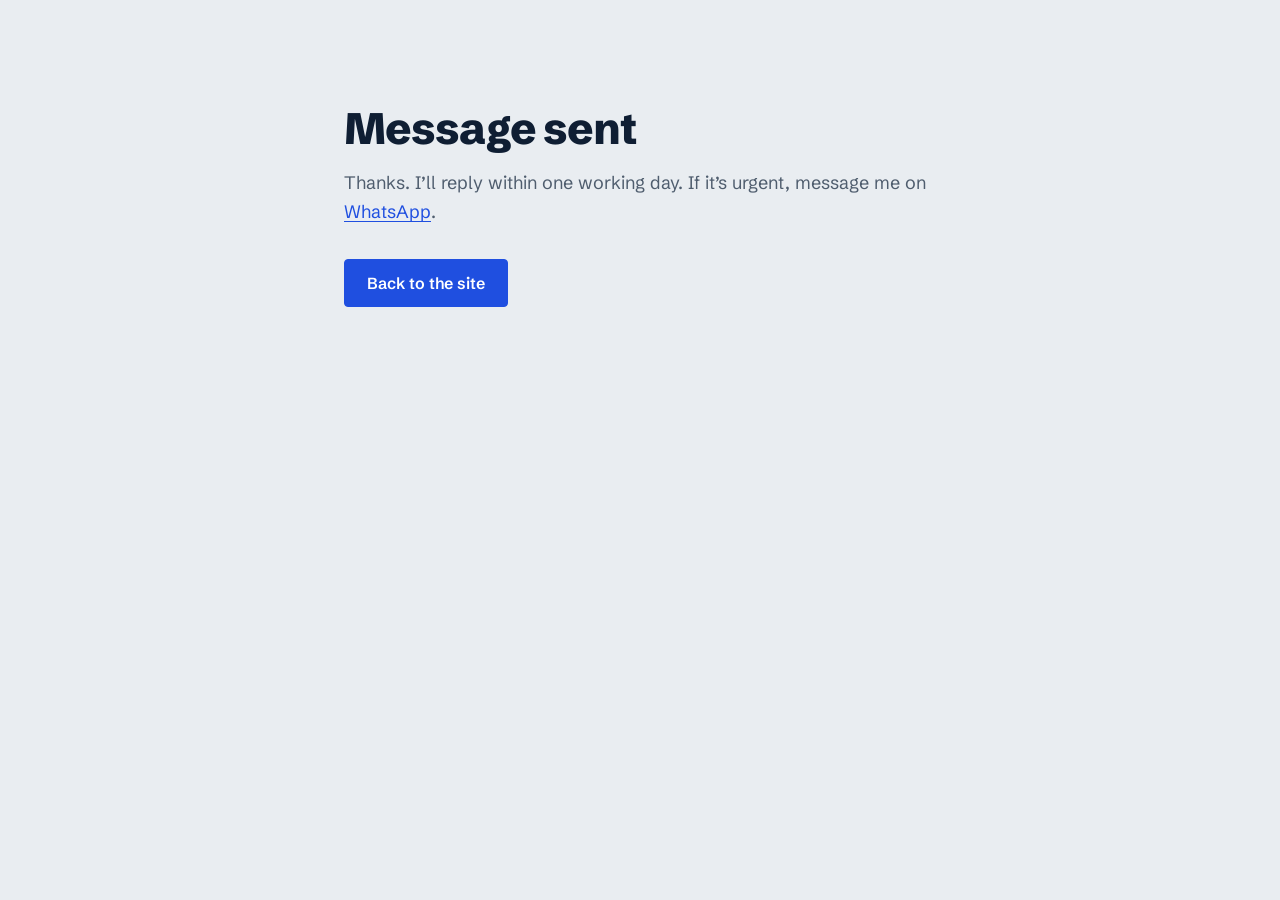
<file: thanks.html>
<!DOCTYPE html>
<html lang="en">
<head>
  <meta charset="utf-8">
  <meta name="viewport" content="width=device-width, initial-scale=1">
  <title>Message sent — Kelvin Ngendo</title>
  <meta name="robots" content="noindex">
  <link rel="icon" href="assets/img/favicon.jpg">
  <link rel="preconnect" href="https://fonts.googleapis.com">
  <link rel="preconnect" href="https://fonts.gstatic.com" crossorigin>
  <link href="https://fonts.googleapis.com/css2?family=IBM+Plex+Mono:wght@400;500&family=Schibsted+Grotesk:wght@400;500;600;700;800&display=swap" rel="stylesheet">
  <link href="assets/css/site.css" rel="stylesheet">
</head>
<body>
  <main class="section">
    <div class="wrap" style="max-width:640px">
      <h1 style="font-size:clamp(2rem,4vw,2.75rem);font-weight:800">Message sent</h1>
      <p style="margin-top:16px;color:var(--graphite);font-size:1.125rem">Thanks. I’ll reply within one working day. If it’s urgent, message me on <a href="https://wa.me/254108057818">WhatsApp</a>.</p>
      <p style="margin-top:32px"><a class="btn" href="/">Back to the site</a></p>
    </div>
  </main>
</body>
</html>
</file>
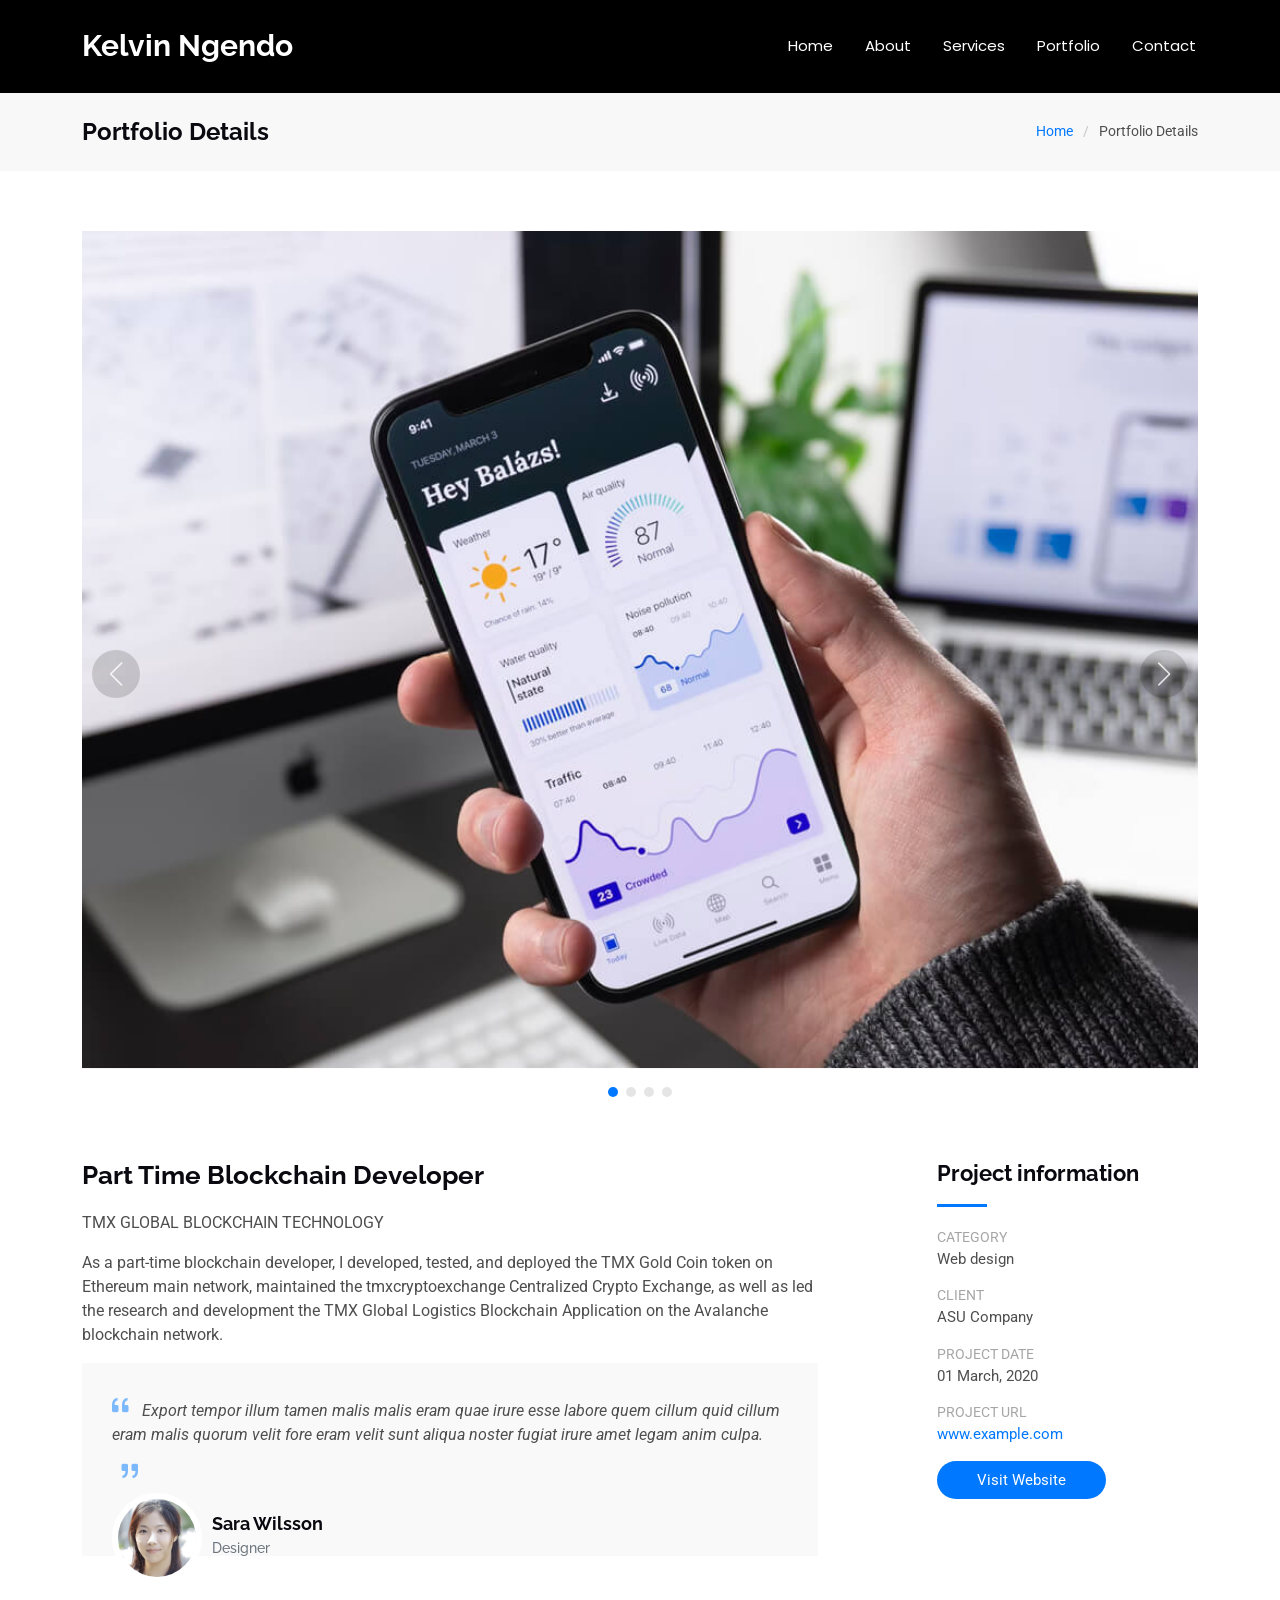
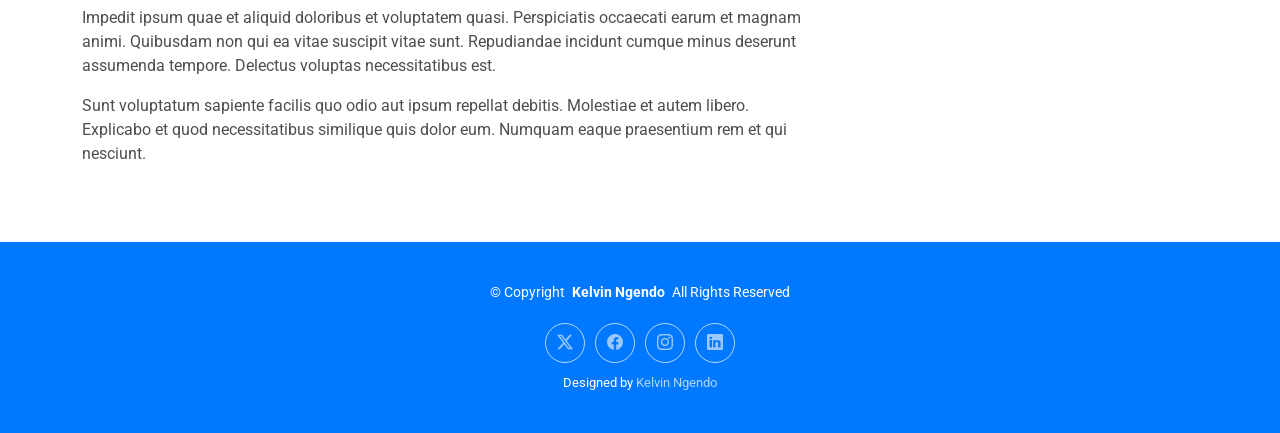
<file: DevFolio/portfolio-details.html>
<!DOCTYPE html>
<html lang="en">

<head>
  <meta charset="utf-8">
  <meta content="width=device-width, initial-scale=1.0" name="viewport">
  <title>Portfolio Details - Kelvin Ngendo Bootstrap Template</title>
  <meta name="description" content="">
  <meta name="keywords" content="">

  <!-- Favicons -->
  <link href="assets/img/favicon.png" rel="icon">
  <link href="assets/img/apple-touch-icon.png" rel="apple-touch-icon">

  <!-- Fonts -->
  <link href="https://fonts.googleapis.com" rel="preconnect">
  <link href="https://fonts.gstatic.com" rel="preconnect" crossorigin>
  <link href="https://fonts.googleapis.com/css2?family=Roboto:ital,wght@0,100;0,300;0,400;0,500;0,700;0,900;1,100;1,300;1,400;1,500;1,700;1,900&family=Poppins:ital,wght@0,100;0,200;0,300;0,400;0,500;0,600;0,700;0,800;0,900;1,100;1,200;1,300;1,400;1,500;1,600;1,700;1,800;1,900&family=Raleway:ital,wght@0,100;0,200;0,300;0,400;0,500;0,600;0,700;0,800;0,900;1,100;1,200;1,300;1,400;1,500;1,600;1,700;1,800;1,900&display=swap" rel="stylesheet">

  <!-- Vendor CSS Files -->
  <link href="assets/vendor/bootstrap/css/bootstrap.min.css" rel="stylesheet">
  <link href="assets/vendor/bootstrap-icons/bootstrap-icons.css" rel="stylesheet">
  <link href="assets/vendor/aos/aos.css" rel="stylesheet">
  <link href="assets/vendor/glightbox/css/glightbox.min.css" rel="stylesheet">
  <link href="assets/vendor/swiper/swiper-bundle.min.css" rel="stylesheet">

  <!-- Main CSS File -->
  <link href="assets/css/main.css" rel="stylesheet">

  <!-- =======================================================
  * Template Name: Kelvin Ngendo
  * Template URL: https://github.com/NderKev/Kelvin Ngendo-bootstrap-portfolio-html-template/
  * Updated: Aug 07 2024 with Bootstrap v5.3.3
  * Author: github.com/NderKev
  * License: https://github.com/NderKev/license/
  ======================================================== -->
</head>

<body class="portfolio-details-page">

  <header id="header" class="header d-flex align-items-center sticky-top">
    <div class="container-fluid container-xl position-relative d-flex align-items-center justify-content-between">

      <a href="index.html" class="logo d-flex align-items-center">
        <!-- Uncomment the line below if you also wish to use an image logo -->
        <!-- <img src="assets/img/logo.png" alt=""> -->
        <h1 class="sitename">Kelvin Ngendo</h1>
      </a>

      <nav id="navmenu" class="navmenu">
        <ul>
          <li><a href="#hero">Home<br></a></li>
          <li><a href="#about">About</a></li>
          <li><a href="#services">Services</a></li>
          <li><a href="#portfolio">Portfolio</a></li>
         <!-- <li class="dropdown"><a href="#"><span>Dropdown</span> <i class="bi bi-chevron-down toggle-dropdown"></i></a>
            <ul>
              <li><a href="#">Dropdown 1</a></li>
              <li class="dropdown"><a href="#"><span>Deep Dropdown</span> <i class="bi bi-chevron-down toggle-dropdown"></i></a>
                <ul>
                  <li><a href="#">Deep Dropdown 1</a></li>
                  <li><a href="#">Deep Dropdown 2</a></li>
                  <li><a href="#">Deep Dropdown 3</a></li>
                  <li><a href="#">Deep Dropdown 4</a></li>
                  <li><a href="#">Deep Dropdown 5</a></li>
                </ul>
              </li>
              <li><a href="#">Dropdown 2</a></li>
              <li><a href="#">Dropdown 3</a></li>
              <li><a href="#">Dropdown 4</a></li>
            </ul>
          </li> -->
          <li><a href="#contact">Contact</a></li>
        </ul>
        <i class="mobile-nav-toggle d-xl-none bi bi-list"></i>
      </nav>

    </div>
  </header>

  <main class="main">

    <!-- Page Title -->
    <div class="page-title" data-aos="fade">
      <div class="container d-lg-flex justify-content-between align-items-center">
        <h1 class="mb-2 mb-lg-0">Portfolio Details</h1>
        <nav class="breadcrumbs">
          <ol>
            <li><a href="index.html">Home</a></li>
            <li class="current">Portfolio Details</li>
          </ol>
        </nav>
      </div>
    </div><!-- End Page Title -->

    <!-- Portfolio Details Section -->
    <section id="portfolio-details" class="portfolio-details section">

      <div class="container" data-aos="fade-up">

        <div class="portfolio-details-slider swiper init-swiper">
          <script type="application/json" class="swiper-config">
            {
              "loop": true,
              "speed": 600,
              "autoplay": {
                "delay": 5000
              },
              "slidesPerView": "auto",
              "navigation": {
                "nextEl": ".swiper-button-next",
                "prevEl": ".swiper-button-prev"
              },
              "pagination": {
                "el": ".swiper-pagination",
                "type": "bullets",
                "clickable": true
              }
            }
          </script>
          <div class="swiper-wrapper align-items-center">

            <div class="swiper-slide">
              <img src="assets/img/portfolio/app-1.jpg" alt="">
            </div>

            <div class="swiper-slide">
              <img src="assets/img/portfolio/product-1.jpg" alt="">
            </div>

            <div class="swiper-slide">
              <img src="assets/img/portfolio/branding-1.jpg" alt="">
            </div>

            <div class="swiper-slide">
              <img src="assets/img/portfolio/books-1.jpg" alt="">
            </div>

          </div>
          <div class="swiper-button-prev"></div>
          <div class="swiper-button-next"></div>
          <div class="swiper-pagination"></div>
        </div>

        <div class="row justify-content-between gy-4 mt-4">

          <div class="col-lg-8" data-aos="fade-up">
            <div class="portfolio-description">
              <h2>Part Time Blockchain Developer</h2>
              <p>
                TMX GLOBAL BLOCKCHAIN TECHNOLOGY
              </p>
              <p>
                As a part-time blockchain developer, I developed, tested, and deployed the TMX Gold Coin token on
                Ethereum main network, maintained the tmxcryptoexchange Centralized Crypto Exchange, as well
                as led the research and development the TMX Global Logistics Blockchain Application on the
                Avalanche blockchain network.
              </p>

              <div class="testimonial-item">
                <p>
                  <i class="bi bi-quote quote-icon-left"></i>
                  <span>Export tempor illum tamen malis malis eram quae irure esse labore quem cillum quid cillum eram malis quorum velit fore eram velit sunt aliqua noster fugiat irure amet legam anim culpa.</span>
                  <i class="bi bi-quote quote-icon-right"></i>
                </p>
                <div>
                  <img src="assets/img/testimonials/testimonials-2.jpg" class="testimonial-img" alt="">
                  <h3>Sara Wilsson</h3>
                  <h4>Designer</h4>
                </div>
              </div>

              <p>
                Impedit ipsum quae et aliquid doloribus et voluptatem quasi. Perspiciatis occaecati earum et magnam animi. Quibusdam non qui ea vitae suscipit vitae sunt. Repudiandae incidunt cumque minus deserunt assumenda tempore. Delectus voluptas necessitatibus est.
              </p>

              <p>
                Sunt voluptatum sapiente facilis quo odio aut ipsum repellat debitis. Molestiae et autem libero. Explicabo et quod necessitatibus similique quis dolor eum. Numquam eaque praesentium rem et qui nesciunt.
              </p>

            </div>
          </div>

          <div class="col-lg-3" data-aos="fade-up" data-aos-delay="100">
            <div class="portfolio-info">
              <h3>Project information</h3>
              <ul>
                <li><strong>Category</strong> Web design</li>
                <li><strong>Client</strong> ASU Company</li>
                <li><strong>Project date</strong> 01 March, 2020</li>
                <li><strong>Project URL</strong> <a href="#">www.example.com</a></li>
                <li><a href="#" class="btn-visit align-self-start">Visit Website</a></li>
              </ul>
            </div>
          </div>

        </div>

      </div>

    </section><!-- /Portfolio Details Section -->

  </main>

  <footer id="footer" class="footer accent-background">

    <div class="container">
      <div class="copyright text-center ">
        <p>© <span>Copyright</span> <strong class="px-1 sitename">Kelvin Ngendo</strong> <span>All Rights Reserved</span></p>
      </div>
      <div class="social-links d-flex justify-content-center">
        <a href=""><i class="bi bi-twitter-x"></i></a>
        <a href=""><i class="bi bi-facebook"></i></a>
        <a href=""><i class="bi bi-instagram"></i></a>
        <a href=""><i class="bi bi-linkedin"></i></a>
      </div>
      <div class="credits">
        <!-- All the links in the footer should remain intact. -->
        <!-- You can delete the links only if you've purchased the pro version. -->
        <!-- Licensing information: https://github.com/NderKev/license/ -->
        <!-- Purchase the pro version with working PHP/AJAX contact form: [buy-url] -->
        Designed by <a href="https://github.com/NderKev/">Kelvin Ngendo</a>
      </div>
    </div>

  </footer>

  <!-- Scroll Top -->
  <a href="#" id="scroll-top" class="scroll-top d-flex align-items-center justify-content-center"><i class="bi bi-arrow-up-short"></i></a>

  <!-- Preloader -->
  <div id="preloader"></div>

  <!-- Vendor JS Files -->
  <script src="assets/vendor/bootstrap/js/bootstrap.bundle.min.js"></script>
  <script src="assets/vendor/php-email-form/validate.js"></script>
  <script src="assets/vendor/aos/aos.js"></script>
  <script src="assets/vendor/typed.js/typed.umd.js"></script>
  <script src="assets/vendor/waypoints/noframework.waypoints.js"></script>
  <script src="assets/vendor/purecounter/purecounter_vanilla.js"></script>
  <script src="assets/vendor/glightbox/js/glightbox.min.js"></script>
  <script src="assets/vendor/imagesloaded/imagesloaded.pkgd.min.js"></script>
  <script src="assets/vendor/isotope-layout/isotope.pkgd.min.js"></script>
  <script src="assets/vendor/swiper/swiper-bundle.min.js"></script>

  <!-- Main JS File -->
  <script src="assets/js/main.js"></script>

</body>

</html>
</file>
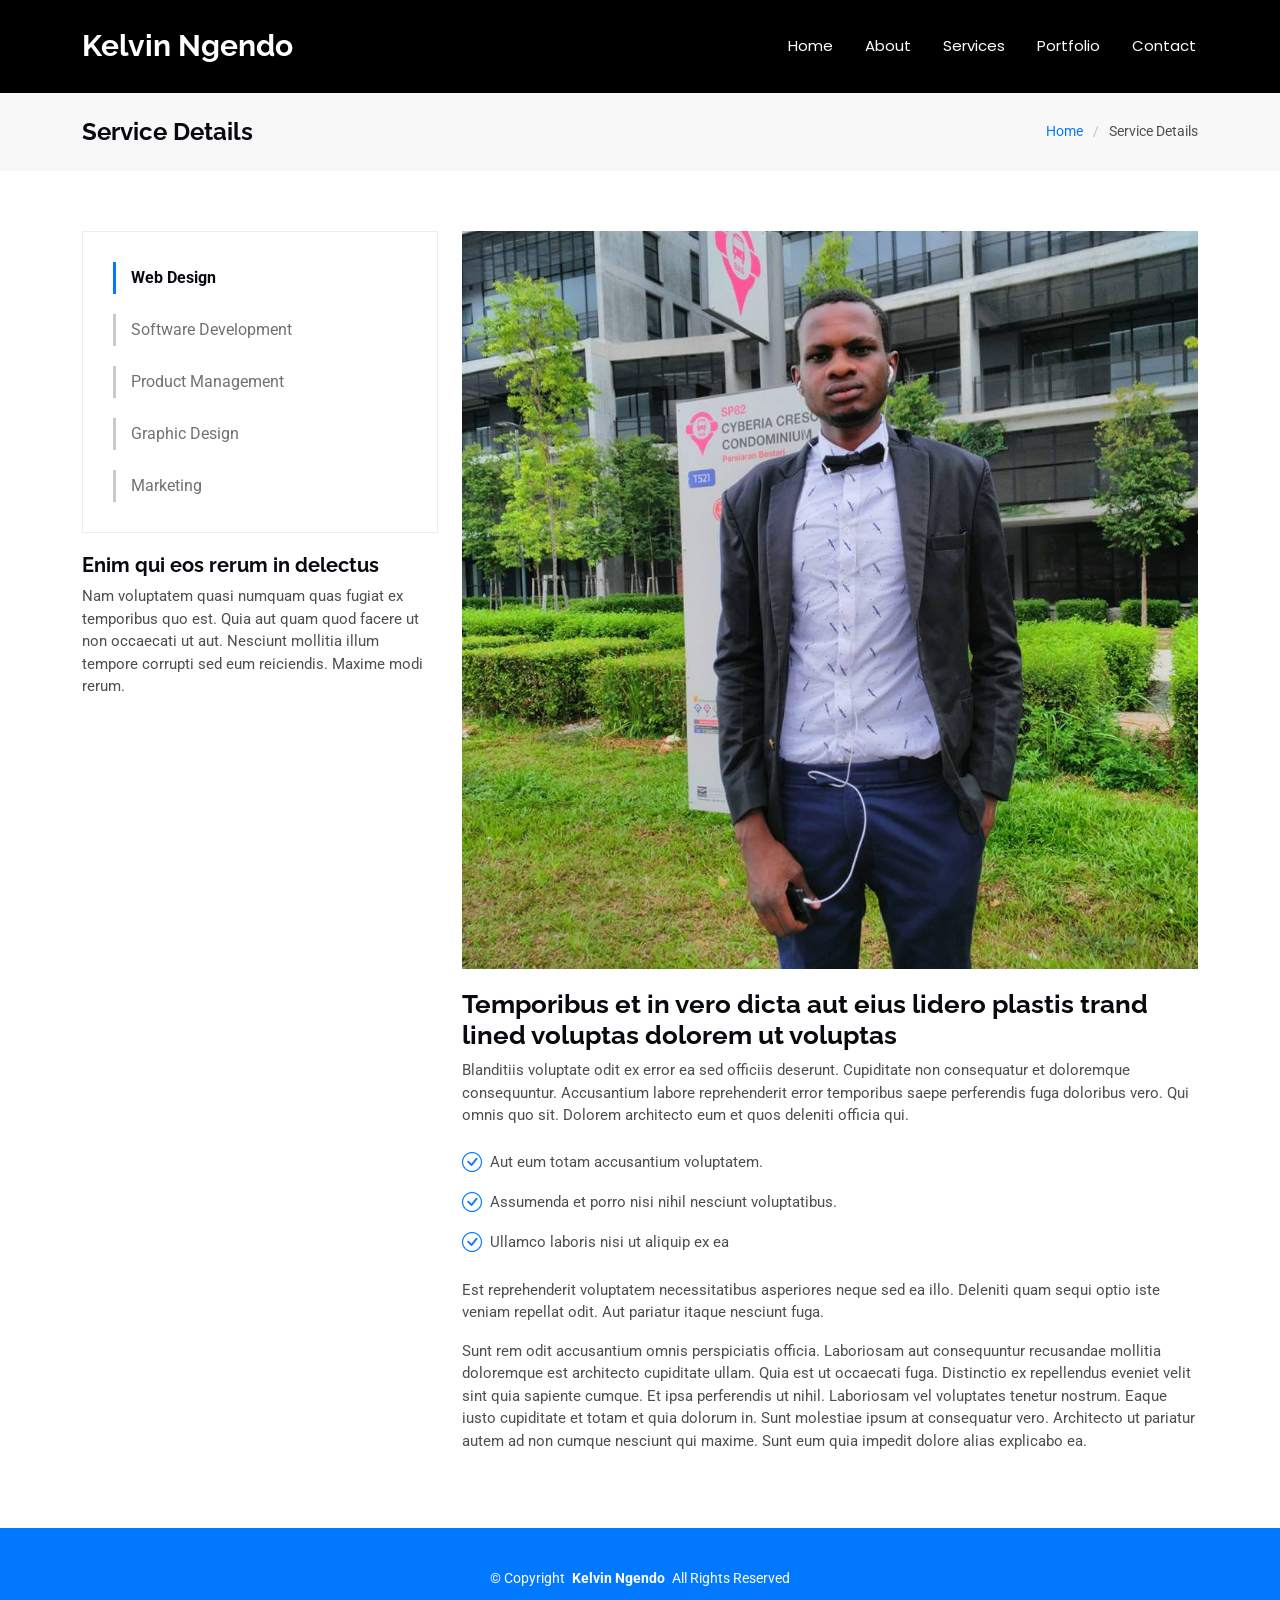
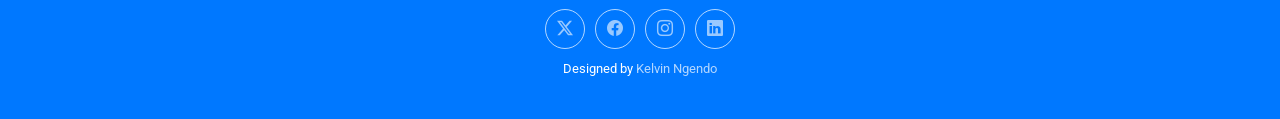
<file: DevFolio/service-details.html>
<!DOCTYPE html>
<html lang="en">

<head>
  <meta charset="utf-8">
  <meta content="width=device-width, initial-scale=1.0" name="viewport">
  <title>Service Details - Kelvin Ngendo Bootstrap Template</title>
  <meta name="description" content="">
  <meta name="keywords" content="">

  <!-- Favicons -->
  <link href="assets/img/favicon.png" rel="icon">
  <link href="assets/img/apple-touch-icon.png" rel="apple-touch-icon">

  <!-- Fonts -->
  <link href="https://fonts.googleapis.com" rel="preconnect">
  <link href="https://fonts.gstatic.com" rel="preconnect" crossorigin>
  <link href="https://fonts.googleapis.com/css2?family=Roboto:ital,wght@0,100;0,300;0,400;0,500;0,700;0,900;1,100;1,300;1,400;1,500;1,700;1,900&family=Poppins:ital,wght@0,100;0,200;0,300;0,400;0,500;0,600;0,700;0,800;0,900;1,100;1,200;1,300;1,400;1,500;1,600;1,700;1,800;1,900&family=Raleway:ital,wght@0,100;0,200;0,300;0,400;0,500;0,600;0,700;0,800;0,900;1,100;1,200;1,300;1,400;1,500;1,600;1,700;1,800;1,900&display=swap" rel="stylesheet">

  <!-- Vendor CSS Files -->
  <link href="assets/vendor/bootstrap/css/bootstrap.min.css" rel="stylesheet">
  <link href="assets/vendor/bootstrap-icons/bootstrap-icons.css" rel="stylesheet">
  <link href="assets/vendor/aos/aos.css" rel="stylesheet">
  <link href="assets/vendor/glightbox/css/glightbox.min.css" rel="stylesheet">
  <link href="assets/vendor/swiper/swiper-bundle.min.css" rel="stylesheet">

  <!-- Main CSS File -->
  <link href="assets/css/main.css" rel="stylesheet">

  <!-- =======================================================
  * Template Name: Kelvin Ngendo
  * Template URL: https://github.com/NderKev/Kelvin Ngendo-bootstrap-portfolio-html-template/
  * Updated: Aug 07 2024 with Bootstrap v5.3.3
  * Author: github.com/NderKev
  * License: https://github.com/NderKev/license/
  ======================================================== -->
</head>

<body class="service-details-page">

  <header id="header" class="header d-flex align-items-center sticky-top">
    <div class="container-fluid container-xl position-relative d-flex align-items-center justify-content-between">

      <a href="index.html" class="logo d-flex align-items-center">
        <!-- Uncomment the line below if you also wish to use an image logo -->
        <!-- <img src="assets/img/logo.png" alt=""> -->
        <h1 class="sitename">Kelvin Ngendo</h1>
      </a>

      <nav id="navmenu" class="navmenu">
        <ul>
          <li><a href="#hero">Home<br></a></li>
          <li><a href="#about">About</a></li>
          <li><a href="#services">Services</a></li>
          <li><a href="#portfolio">Portfolio</a></li>
          <!-- <li class="dropdown"><a href="#"><span>Dropdown</span> <i class="bi bi-chevron-down toggle-dropdown"></i></a>
            <ul>
              <li><a href="#">Dropdown 1</a></li>
              <li class="dropdown"><a href="#"><span>Deep Dropdown</span> <i class="bi bi-chevron-down toggle-dropdown"></i></a>
                <ul>
                  <li><a href="#">Deep Dropdown 1</a></li>
                  <li><a href="#">Deep Dropdown 2</a></li>
                  <li><a href="#">Deep Dropdown 3</a></li>
                  <li><a href="#">Deep Dropdown 4</a></li>
                  <li><a href="#">Deep Dropdown 5</a></li>
                </ul>
              </li>
              <li><a href="#">Dropdown 2</a></li>
              <li><a href="#">Dropdown 3</a></li>
              <li><a href="#">Dropdown 4</a></li>
            </ul>
          </li> -->
          <li><a href="#contact">Contact</a></li>
        </ul>
        <i class="mobile-nav-toggle d-xl-none bi bi-list"></i>
      </nav>

    </div>
  </header>

  <main class="main">

    <!-- Page Title -->
    <div class="page-title" data-aos="fade">
      <div class="container d-lg-flex justify-content-between align-items-center">
        <h1 class="mb-2 mb-lg-0">Service Details</h1>
        <nav class="breadcrumbs">
          <ol>
            <li><a href="index.html">Home</a></li>
            <li class="current">Service Details</li>
          </ol>
        </nav>
      </div>
    </div><!-- End Page Title -->

    <!-- Service Details Section -->
    <section id="service-details" class="service-details section">

      <div class="container">

        <div class="row gy-4">

          <div class="col-lg-4" data-aos="fade-up" data-aos-delay="100">
            <div class="services-list">
              <a href="#" class="active">Web Design</a>
              <a href="#">Software Development</a>
              <a href="#">Product Management</a>
              <a href="#">Graphic Design</a>
              <a href="#">Marketing</a>
            </div>

            <h4>Enim qui eos rerum in delectus</h4>
            <p>Nam voluptatem quasi numquam quas fugiat ex temporibus quo est. Quia aut quam quod facere ut non occaecati ut aut. Nesciunt mollitia illum tempore corrupti sed eum reiciendis. Maxime modi rerum.</p>
          </div>

          <div class="col-lg-8" data-aos="fade-up" data-aos-delay="200">
            <img src="assets/img/prof_pic.jpg" alt="" class="img-fluid services-img">
            <h3>Temporibus et in vero dicta aut eius lidero plastis trand lined voluptas dolorem ut voluptas</h3>
            <p>
              Blanditiis voluptate odit ex error ea sed officiis deserunt. Cupiditate non consequatur et doloremque consequuntur. Accusantium labore reprehenderit error temporibus saepe perferendis fuga doloribus vero. Qui omnis quo sit. Dolorem architecto eum et quos deleniti officia qui.
            </p>
            <ul>
              <li><i class="bi bi-check-circle"></i> <span>Aut eum totam accusantium voluptatem.</span></li>
              <li><i class="bi bi-check-circle"></i> <span>Assumenda et porro nisi nihil nesciunt voluptatibus.</span></li>
              <li><i class="bi bi-check-circle"></i> <span>Ullamco laboris nisi ut aliquip ex ea</span></li>
            </ul>
            <p>
              Est reprehenderit voluptatem necessitatibus asperiores neque sed ea illo. Deleniti quam sequi optio iste veniam repellat odit. Aut pariatur itaque nesciunt fuga.
            </p>
            <p>
              Sunt rem odit accusantium omnis perspiciatis officia. Laboriosam aut consequuntur recusandae mollitia doloremque est architecto cupiditate ullam. Quia est ut occaecati fuga. Distinctio ex repellendus eveniet velit sint quia sapiente cumque. Et ipsa perferendis ut nihil. Laboriosam vel voluptates tenetur nostrum. Eaque iusto cupiditate et totam et quia dolorum in. Sunt molestiae ipsum at consequatur vero. Architecto ut pariatur autem ad non cumque nesciunt qui maxime. Sunt eum quia impedit dolore alias explicabo ea.
            </p>
          </div>

        </div>

      </div>

    </section><!-- /Service Details Section -->

  </main>

  <footer id="footer" class="footer accent-background">

    <div class="container">
      <div class="copyright text-center ">
        <p>© <span>Copyright</span> <strong class="px-1 sitename">Kelvin Ngendo</strong> <span>All Rights Reserved</span></p>
      </div>
      <div class="social-links d-flex justify-content-center">
        <a href=""><i class="bi bi-twitter-x"></i></a>
        <a href=""><i class="bi bi-facebook"></i></a>
        <a href=""><i class="bi bi-instagram"></i></a>
        <a href=""><i class="bi bi-linkedin"></i></a>
      </div>
      <div class="credits">
        <!-- All the links in the footer should remain intact. -->
        <!-- You can delete the links only if you've purchased the pro version. -->
        <!-- Licensing information: https://github.com/NderKev/license/ -->
        <!-- Purchase the pro version with working PHP/AJAX contact form: [buy-url] -->
        Designed by <a href="https://github.com/NderKev/">Kelvin Ngendo</a>
      </div>
    </div>

  </footer>

  <!-- Scroll Top -->
  <a href="#" id="scroll-top" class="scroll-top d-flex align-items-center justify-content-center"><i class="bi bi-arrow-up-short"></i></a>

  <!-- Preloader -->
  <div id="preloader"></div>

  <!-- Vendor JS Files -->
  <script src="assets/vendor/bootstrap/js/bootstrap.bundle.min.js"></script>
  <script src="assets/vendor/php-email-form/validate.js"></script>
  <script src="assets/vendor/aos/aos.js"></script>
  <script src="assets/vendor/typed.js/typed.umd.js"></script>
  <script src="assets/vendor/waypoints/noframework.waypoints.js"></script>
  <script src="assets/vendor/purecounter/purecounter_vanilla.js"></script>
  <script src="assets/vendor/glightbox/js/glightbox.min.js"></script>
  <script src="assets/vendor/imagesloaded/imagesloaded.pkgd.min.js"></script>
  <script src="assets/vendor/isotope-layout/isotope.pkgd.min.js"></script>
  <script src="assets/vendor/swiper/swiper-bundle.min.js"></script>

  <!-- Main JS File -->
  <script src="assets/js/main.js"></script>

</body>

</html>
</file>
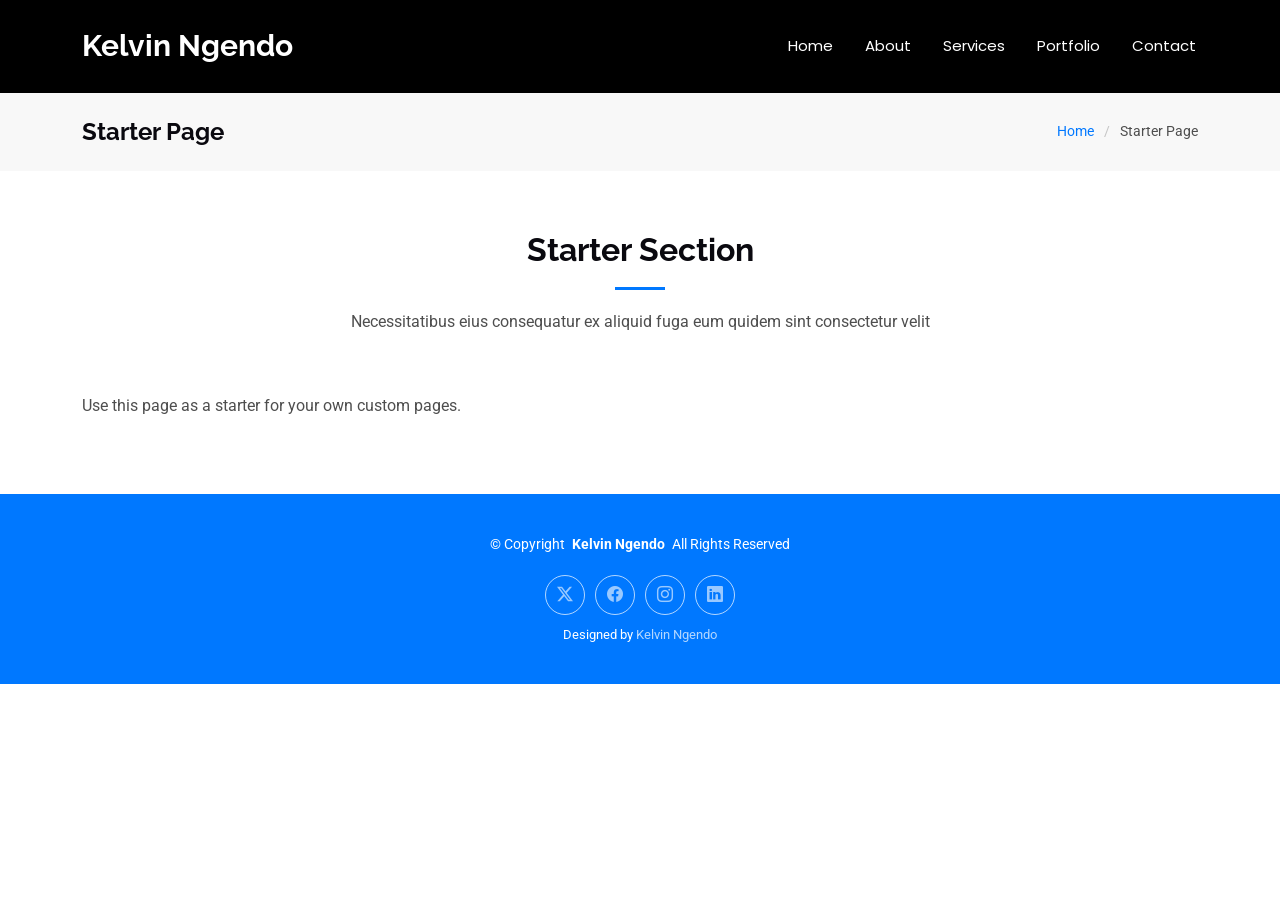
<file: DevFolio/starter-page.html>
<!DOCTYPE html>
<html lang="en">

<head>
  <meta charset="utf-8">
  <meta content="width=device-width, initial-scale=1.0" name="viewport">
  <title>Starter Page - Kelvin Ngendo</title>
  <meta name="description" content="">
  <meta name="keywords" content="">

  <!-- Favicons -->
  <link href="assets/img/favicon.png" rel="icon">
  <link href="assets/img/apple-touch-icon.png" rel="apple-touch-icon">

  <!-- Fonts -->
  <link href="https://fonts.googleapis.com" rel="preconnect">
  <link href="https://fonts.gstatic.com" rel="preconnect" crossorigin>
  <link href="https://fonts.googleapis.com/css2?family=Roboto:ital,wght@0,100;0,300;0,400;0,500;0,700;0,900;1,100;1,300;1,400;1,500;1,700;1,900&family=Poppins:ital,wght@0,100;0,200;0,300;0,400;0,500;0,600;0,700;0,800;0,900;1,100;1,200;1,300;1,400;1,500;1,600;1,700;1,800;1,900&family=Raleway:ital,wght@0,100;0,200;0,300;0,400;0,500;0,600;0,700;0,800;0,900;1,100;1,200;1,300;1,400;1,500;1,600;1,700;1,800;1,900&display=swap" rel="stylesheet">

  <!-- Vendor CSS Files -->
  <link href="assets/vendor/bootstrap/css/bootstrap.min.css" rel="stylesheet">
  <link href="assets/vendor/bootstrap-icons/bootstrap-icons.css" rel="stylesheet">
  <link href="assets/vendor/aos/aos.css" rel="stylesheet">
  <link href="assets/vendor/glightbox/css/glightbox.min.css" rel="stylesheet">
  <link href="assets/vendor/swiper/swiper-bundle.min.css" rel="stylesheet">

  <!-- Main CSS File -->
  <link href="assets/css/main.css" rel="stylesheet">

  <!-- =======================================================
  * Template Name: Kelvin Ngendo
  * Template URL: https://github.com/NderKev/Kelvin Ngendo-bootstrap-portfolio-html-template/
  * Updated: Aug 07 2024 with Bootstrap v5.3.3
  * Author: github.com/NderKev
  * License: https://github.com/NderKev/license/
  ======================================================== -->
</head>

<body class="starter-page-page">

  <header id="header" class="header d-flex align-items-center sticky-top">
    <div class="container-fluid container-xl position-relative d-flex align-items-center justify-content-between">

      <a href="index.html" class="logo d-flex align-items-center">
        <!-- Uncomment the line below if you also wish to use an image logo -->
        <!-- <img src="assets/img/logo.png" alt=""> -->
        <h1 class="sitename">Kelvin Ngendo</h1>
      </a>

      <nav id="navmenu" class="navmenu">
        <ul>
          <li><a href="#hero">Home<br></a></li>
          <li><a href="#about">About</a></li>
          <li><a href="#services">Services</a></li>
          <li><a href="#portfolio">Portfolio</a></li>
          <!-- <li class="dropdown"><a href="#"><span>Dropdown</span> <i class="bi bi-chevron-down toggle-dropdown"></i></a>
            <ul>
              <li><a href="#">Dropdown 1</a></li>
              <li class="dropdown"><a href="#"><span>Deep Dropdown</span> <i class="bi bi-chevron-down toggle-dropdown"></i></a>
                <ul>
                  <li><a href="#">Deep Dropdown 1</a></li>
                  <li><a href="#">Deep Dropdown 2</a></li>
                  <li><a href="#">Deep Dropdown 3</a></li>
                  <li><a href="#">Deep Dropdown 4</a></li>
                  <li><a href="#">Deep Dropdown 5</a></li>
                </ul>
              </li>
              <li><a href="#">Dropdown 2</a></li>
              <li><a href="#">Dropdown 3</a></li>
              <li><a href="#">Dropdown 4</a></li>
            </ul>
          </li> -->
          <li><a href="#contact">Contact</a></li>
        </ul>
        <i class="mobile-nav-toggle d-xl-none bi bi-list"></i>
      </nav>

    </div>
  </header>

  <main class="main">

    <!-- Page Title -->
    <div class="page-title" data-aos="fade">
      <div class="container d-lg-flex justify-content-between align-items-center">
        <h1 class="mb-2 mb-lg-0">Starter Page</h1>
        <nav class="breadcrumbs">
          <ol>
            <li><a href="index.html">Home</a></li>
            <li class="current">Starter Page</li>
          </ol>
        </nav>
      </div>
    </div><!-- End Page Title -->

    <!-- Starter Section Section -->
    <section id="starter-section" class="starter-section section">

      <!-- Section Title -->
      <div class="container section-title" data-aos="fade-up">
        <h2>Starter Section</h2>
        <p>Necessitatibus eius consequatur ex aliquid fuga eum quidem sint consectetur velit</p>
      </div><!-- End Section Title -->

      <div class="container" data-aos="fade-up">
        <p>Use this page as a starter for your own custom pages.</p>
      </div>

    </section><!-- /Starter Section Section -->

  </main>

  <footer id="footer" class="footer accent-background">

    <div class="container">
      <div class="copyright text-center ">
        <p>© <span>Copyright</span> <strong class="px-1 sitename">Kelvin Ngendo</strong> <span>All Rights Reserved</span></p>
      </div>
      <div class="social-links d-flex justify-content-center">
        <a href=""><i class="bi bi-twitter-x"></i></a>
        <a href=""><i class="bi bi-facebook"></i></a>
        <a href=""><i class="bi bi-instagram"></i></a>
        <a href=""><i class="bi bi-linkedin"></i></a>
      </div>
      <div class="credits">
        <!-- All the links in the footer should remain intact. -->
        <!-- You can delete the links only if you've purchased the pro version. -->
        <!-- Licensing information: https://github.com/NderKev/license/ -->
        <!-- Purchase the pro version with working PHP/AJAX contact form: [buy-url] -->
        Designed by <a href="https://github.com/NderKev/">Kelvin Ngendo</a>
      </div>
    </div>

  </footer>

  <!-- Scroll Top -->
  <a href="#" id="scroll-top" class="scroll-top d-flex align-items-center justify-content-center"><i class="bi bi-arrow-up-short"></i></a>

  <!-- Preloader -->
  <div id="preloader"></div>

  <!-- Vendor JS Files -->
  <script src="assets/vendor/bootstrap/js/bootstrap.bundle.min.js"></script>
  <script src="assets/vendor/php-email-form/validate.js"></script>
  <script src="assets/vendor/aos/aos.js"></script>
  <script src="assets/vendor/typed.js/typed.umd.js"></script>
  <script src="assets/vendor/waypoints/noframework.waypoints.js"></script>
  <script src="assets/vendor/purecounter/purecounter_vanilla.js"></script>
  <script src="assets/vendor/glightbox/js/glightbox.min.js"></script>
  <script src="assets/vendor/imagesloaded/imagesloaded.pkgd.min.js"></script>
  <script src="assets/vendor/isotope-layout/isotope.pkgd.min.js"></script>
  <script src="assets/vendor/swiper/swiper-bundle.min.js"></script>

  <!-- Main JS File -->
  <script src="assets/js/main.js"></script>

</body>

</html>
</file>
<file: assets/css/site.css>
/* Kelvin Ngendo — blueprint palette */
:root {
  --paper: #E9EDF1;
  --paper-2: #DFE5EB;
  --card: #F6F8FA;
  --ink: #0F1E33;
  --graphite: #4F5D6E;
  --rule: #C3CDD8;
  --cobalt: #1F4FE0;
  --cobalt-ink: #1638B0;
  --amber: #C98A0A;
  --font: "Schibsted Grotesk", system-ui, -apple-system, "Segoe UI", sans-serif;
  --mono: "IBM Plex Mono", ui-monospace, Menlo, monospace;
  --wrap: 1180px;
  --r-sm: 4px;
  --r-md: 10px;
}

*, *::before, *::after { box-sizing: border-box; }
html { scroll-behavior: smooth; scroll-padding-top: 80px; -webkit-text-size-adjust: 100%; }
body {
  margin: 0;
  background: var(--paper);
  color: var(--ink);
  font: 400 1.0625rem/1.6 var(--font);
  -webkit-font-smoothing: antialiased;
}
img { max-width: 100%; height: auto; display: block; }
a { color: var(--cobalt); text-underline-offset: 3px; }
a:hover { color: var(--cobalt-ink); }
:focus-visible { outline: 2px solid var(--cobalt); outline-offset: 3px; border-radius: 2px; }
h1, h2, h3 { margin: 0; line-height: 1.12; letter-spacing: -0.02em; }
p { margin: 0; }
code { font-family: var(--mono); font-size: .8em; }

.wrap { max-width: var(--wrap); margin: 0 auto; padding: 0 24px; }
.skip { position: absolute; left: -999px; top: 8px; background: var(--ink); color: #fff; padding: 8px 12px; z-index: 100; }
.skip:focus { left: 8px; }

/* Buttons */
.btn {
  display: inline-flex; align-items: center; gap: 8px;
  background: var(--cobalt); color: #fff; text-decoration: none;
  font: 600 1rem/1 var(--font); padding: 15px 22px;
  border: 1.5px solid var(--cobalt); border-radius: var(--r-sm); cursor: pointer;
  transition: background .15s, border-color .15s;
}
.btn:hover { background: var(--cobalt-ink); border-color: var(--cobalt-ink); color: #fff; }
.btn-ghost { background: transparent; color: var(--ink); border-color: var(--ink); }
.btn-ghost:hover { background: var(--ink); border-color: var(--ink); color: var(--paper); }
.btn-small { padding: 10px 16px; font-size: .9375rem; }

/* Header */
.top {
  position: sticky; top: 0; z-index: 50;
  background: color-mix(in srgb, var(--paper) 88%, transparent);
  backdrop-filter: blur(10px); -webkit-backdrop-filter: blur(10px);
  border-bottom: 1px solid transparent; transition: border-color .2s;
}
.top.scrolled { border-bottom-color: var(--rule); }
.top-row { display: flex; align-items: center; justify-content: space-between; height: 68px; }
.brand { font-weight: 800; font-size: 1.125rem; color: var(--ink); text-decoration: none; letter-spacing: -0.02em; }
.nav { display: flex; align-items: center; gap: 28px; }
.nav a:not(.btn) { color: var(--ink); text-decoration: none; font-weight: 500; font-size: .9375rem; }
.nav a:not(.btn):hover, .nav a.active { color: var(--cobalt); }
.menu-btn { display: none; background: none; border: 0; font-size: 1.75rem; color: var(--ink); cursor: pointer; padding: 4px; }

/* Hero */
.hero {
  padding: 72px 0 88px;
  background-image:
    linear-gradient(var(--paper-2) 1px, transparent 1px),
    linear-gradient(90deg, var(--paper-2) 1px, transparent 1px);
  background-size: 32px 32px;
  background-position: -1px -1px;
}
.hero-grid { display: grid; grid-template-columns: 1.15fr 1fr; gap: 64px; align-items: center; }
.kicker { display: inline-flex; align-items: center; gap: 10px; font-weight: 500; color: var(--graphite); font-size: .9375rem; margin-bottom: 28px; }
.dot { width: 9px; height: 9px; border-radius: 50%; background: #1E9E5A; box-shadow: 0 0 0 4px rgba(30,158,90,.16); }
.hero h1 {
  font-size: clamp(2.5rem, 5.2vw, 4.25rem);
  font-weight: 800; letter-spacing: -0.035em; line-height: 1.02;
  max-width: 14ch;
}
.lede { margin-top: 28px; font-size: 1.1875rem; color: var(--graphite); max-width: 58ch; }
.cta-row { display: flex; flex-wrap: wrap; gap: 12px; margin-top: 36px; }
.facts { display: flex; flex-wrap: wrap; gap: 40px; margin: 48px 0 0; padding-top: 28px; border-top: 1px solid var(--rule); }
.facts div { display: flex; flex-direction: column-reverse; }
.facts dt { font-size: .875rem; color: var(--graphite); }
.facts dd { margin: 0; font-size: 2rem; font-weight: 700; letter-spacing: -0.03em; }

/* The chain */
.chain ol { list-style: none; margin: 0; padding: 0; }
.block {
  position: relative;
  background: var(--card);
  border: 1.5px solid var(--ink);
  border-radius: var(--r-md);
  padding: 14px 18px 14px;
  margin-bottom: 26px;
  display: grid; grid-template-columns: 1fr auto; column-gap: 16px; row-gap: 4px;
}
.block:last-child { margin-bottom: 0; }
/* hash link between blocks */
.block + .block::before {
  content: ""; position: absolute; left: 34px; top: -27px; width: 2px; height: 26px;
  background: repeating-linear-gradient(var(--ink) 0 4px, transparent 4px 7px);
}
.block-head { grid-column: 1 / -1; display: flex; justify-content: space-between; gap: 12px; font-size: .8125rem; color: var(--graphite); }
.block-head span { font-weight: 600; color: var(--ink); }
.block h2 { font-size: 1.125rem; font-weight: 700; letter-spacing: -0.01em; }
.block p { grid-column: 1; font-size: .9375rem; color: var(--graphite); }
.block .hash {
  grid-column: 2; grid-row: 2 / span 2; align-self: center;
  font-size: .8125rem; color: var(--amber); font-weight: 500;
  padding: 4px 8px; border: 1px solid currentColor; border-radius: var(--r-sm);
  display: inline-flex; align-items: center; gap: 6px;
}
.block .hash::before { content: "✓"; font-family: var(--font); font-weight: 700; }
.chain-note { margin-top: 18px; font-size: .9375rem; color: var(--graphite); }

/* Mining sequence — the one orchestrated moment on the page */
@media (prefers-reduced-motion: no-preference) {
  .js .block { animation: pend .01s both, mine .5s cubic-bezier(.2,.7,.2,1) both; animation-delay: 0s, calc(.25s + var(--i) * .32s); }
  .js .block .hash { animation: seal .3s ease-out both; animation-delay: calc(.6s + var(--i) * .32s); }
  .js .block + .block::before { animation: link .25s ease-out both; animation-delay: calc(.15s + var(--i) * .32s); transform-origin: top; }
  @keyframes pend { from { opacity: 0; } to { opacity: 0; } }
  @keyframes mine {
    from { opacity: 0; transform: translateY(10px); border-style: dashed; border-color: var(--rule); }
    to { opacity: 1; transform: none; }
  }
  @keyframes seal { from { opacity: 0; transform: scale(.85); } to { opacity: 1; transform: none; } }
  @keyframes link { from { transform: scaleY(0); } to { transform: scaleY(1); } }
}

/* Shipped with */
.shipped { border-top: 1px solid var(--rule); border-bottom: 1px solid var(--rule); background: var(--card); }
.shipped .wrap { display: flex; align-items: center; gap: 32px; padding-top: 22px; padding-bottom: 22px; flex-wrap: wrap; }
.shipped p { color: var(--graphite); font-size: .9375rem; }
.shipped ul { list-style: none; display: flex; flex-wrap: wrap; gap: 10px 36px; margin: 0; padding: 0; }
.shipped li { font-weight: 700; font-size: 1.0625rem; letter-spacing: -0.01em; color: var(--ink); }

/* Sections */
.section { padding: 104px 0; }
.section-alt { background: var(--paper-2); }
.section-head { max-width: 640px; margin-bottom: 56px; }
.section-head h2, .about h2, .contact h2 { font-size: clamp(2rem, 3.6vw, 2.75rem); font-weight: 800; letter-spacing: -0.03em; }
.section-head p { margin-top: 16px; color: var(--graphite); font-size: 1.125rem; }

/* What I own */
.own { display: grid; grid-template-columns: repeat(3, 1fr); border-top: 1.5px solid var(--ink); }
.own article { padding: 28px 28px 32px 0; border-bottom: 1px solid var(--rule); }
.own article:not(:nth-child(3n+1)) { padding-left: 28px; border-left: 1px solid var(--rule); }
.own h3 { font-size: 1.25rem; font-weight: 700; margin-bottom: 10px; }
.own p { color: var(--graphite); font-size: 1rem; }

.langs { margin-top: 72px; max-width: 760px; }
.langs h3 { font-size: 1.25rem; font-weight: 700; margin-bottom: 16px; }
.langs table { width: 100%; border-collapse: collapse; }
.langs th, .langs td { padding: 12px 0; border-bottom: 1px solid var(--rule); text-align: left; font-size: 1rem; }
.langs th { font-weight: 500; width: 38%; padding-right: 16px; }
.langs td:last-child { width: 96px; text-align: right; color: var(--graphite); font-size: .9375rem; }
.meter { display: block; height: 6px; background: var(--paper-2); border-radius: 3px; position: relative; overflow: hidden; }
.meter::after { content: ""; position: absolute; inset: 0 auto 0 0; width: var(--v); background: var(--cobalt); border-radius: 3px; }

/* Work */
.case-lead {
  background: var(--ink); color: var(--paper); border-radius: var(--r-md);
  padding: 44px 48px; margin-bottom: 24px;
}
.case-lead h3 { font-size: 1.75rem; font-weight: 800; }
.case-lead .org { color: #9FB0C6; }
.case-lead .case-outcome { font-size: clamp(1.5rem, 2.8vw, 2.25rem); font-weight: 700; letter-spacing: -0.025em; line-height: 1.15; margin: 18px 0 16px; max-width: 26ch; color: #fff; }
.case-lead p { color: #C9D4E2; max-width: 68ch; }
.case-lead .tags li { border-color: #3A4D68; color: #C9D4E2; }

.cases { display: grid; grid-template-columns: repeat(2, 1fr); gap: 24px; }
.case:not(.case-lead) {
  display: grid; grid-template-columns: 96px 1fr; gap: 24px; align-items: start;
  background: var(--card); border: 1px solid var(--rule); border-radius: var(--r-md); padding: 28px;
}
.case:not(.case-lead) img { width: 96px; height: 96px; object-fit: contain; background: #fff; border: 1px solid var(--rule); border-radius: var(--r-sm); padding: 8px; }
.case h3 { font-size: 1.25rem; font-weight: 700; display: flex; flex-wrap: wrap; align-items: baseline; gap: 4px 12px; }
.org { font-size: .875rem; font-weight: 500; color: var(--graphite); letter-spacing: 0; }
.case:not(.case-lead) p { margin-top: 10px; color: var(--graphite); font-size: 1rem; }
.tags { list-style: none; display: flex; flex-wrap: wrap; gap: 8px; margin: 16px 0 0; padding: 0; }
.tags li { font-size: .8125rem; font-weight: 500; padding: 4px 10px; border: 1px solid var(--rule); border-radius: 999px; }
.link { display: inline-block; margin-top: 14px; font-weight: 600; font-size: .9375rem; }

/* Experience */
.exp-grid { display: grid; grid-template-columns: 1fr 1.2fr; gap: 80px; }
.about picture img { width: 128px; height: 128px; border-radius: 50%; object-fit: cover; margin-bottom: 28px; border: 1.5px solid var(--ink); }
.about > p { margin-top: 16px; color: var(--graphite); font-size: 1.125rem; max-width: 46ch; }
.about-meta { margin: 32px 0 0; }
.about-meta div { padding: 14px 0; border-top: 1px solid var(--rule); }
.about-meta dt { font-size: .875rem; color: var(--graphite); }
.about-meta dd { margin: 2px 0 0; font-weight: 500; }

.timeline { list-style: none; margin: 0; padding: 0; border-left: 1.5px solid var(--ink); }
.timeline li { position: relative; padding: 0 0 36px 32px; }
.timeline li:last-child { padding-bottom: 0; }
.timeline li::before {
  content: ""; position: absolute; left: -7px; top: 6px; width: 12px; height: 12px;
  background: var(--paper); border: 1.5px solid var(--ink); border-radius: 2px;
}
.timeline li:first-child::before { background: var(--cobalt); border-color: var(--cobalt); }
.timeline time { font-size: .875rem; font-weight: 600; color: var(--cobalt); }
.timeline h3 { font-size: 1.25rem; font-weight: 700; margin: 4px 0 6px; }
.timeline p { color: var(--graphite); }

/* Process — a real sequence, so it's numbered */
.steps { list-style: none; margin: 0; padding: 0; display: grid; grid-template-columns: repeat(5, 1fr); gap: 0; counter-reset: step; border-top: 1.5px solid var(--ink); }
.steps li { counter-increment: step; padding: 24px 24px 0 0; position: relative; }
.steps li + li { padding-left: 24px; border-left: 1px solid var(--rule); }
.steps li::before { content: counter(step); display: block; font-size: 2.25rem; font-weight: 800; color: var(--cobalt); letter-spacing: -0.03em; line-height: 1; margin-bottom: 16px; }
.steps h3 { font-size: 1.125rem; font-weight: 700; margin-bottom: 8px; }
.steps p { color: var(--graphite); font-size: .9688rem; }

/* Rates */
.rates-grid { display: grid; grid-template-columns: 1fr 1.3fr; gap: 64px; align-items: start; }
.rates-grid .section-head { margin-bottom: 0; }
.rates { width: 100%; border-collapse: collapse; border-top: 1.5px solid var(--ink); }
.rates th, .rates td { padding: 18px 0; border-bottom: 1px solid var(--rule); text-align: left; font-size: 1.0625rem; }
.rates th { font-weight: 500; padding-right: 16px; }
.rates td { text-align: right; font-weight: 700; white-space: nowrap; font-variant-numeric: tabular-nums; }

/* Contact */
.contact { background: var(--ink); color: var(--paper); }
.contact-grid { display: grid; grid-template-columns: 1fr 1.1fr; gap: 80px; }
.contact h2 { color: #fff; }
.contact-grid > div > p { margin-top: 16px; color: #C9D4E2; font-size: 1.125rem; max-width: 44ch; }
.channels { list-style: none; margin: 36px 0 0; padding: 0; }
.channels li { display: flex; align-items: center; gap: 14px; padding: 12px 0; border-top: 1px solid #2A3B55; }
.channels i { color: #9FB0C6; font-size: 1.125rem; width: 20px; }
.channels a { color: #fff; text-decoration: none; font-weight: 500; }
.channels a:hover { text-decoration: underline; color: #fff; }
.contact :focus-visible { outline-color: #8FA8FF; }

.form { display: grid; gap: 18px; background: #16294A; padding: 32px; border-radius: var(--r-md); }
.field-row { display: grid; grid-template-columns: 1fr 1fr; gap: 18px; }
.form label { display: grid; gap: 6px; font-size: .9375rem; font-weight: 500; color: #DCE4EE; }
.form input, .form select, .form textarea {
  font: 400 1rem/1.4 var(--font); color: var(--ink); background: var(--card);
  border: 1.5px solid transparent; border-radius: var(--r-sm); padding: 12px 14px; width: 100%;
}
.form input:focus, .form select:focus, .form textarea:focus { outline: none; border-color: #8FA8FF; box-shadow: 0 0 0 3px rgba(143,168,255,.35); }
.form textarea { resize: vertical; }
.form .btn { justify-self: start; background: #fff; color: var(--ink); border-color: #fff; }
.form .btn:hover { background: var(--paper-2); border-color: var(--paper-2); color: var(--ink); }
.hp { position: absolute; left: -9999px; }

/* Footer */
.foot { background: var(--ink); color: #9FB0C6; border-top: 1px solid #2A3B55; }
.foot-row { display: flex; justify-content: space-between; align-items: center; gap: 16px; padding-top: 24px; padding-bottom: 24px; font-size: .9375rem; flex-wrap: wrap; }
.foot nav { display: flex; gap: 18px; }
.foot a { color: #C9D4E2; font-size: 1.125rem; }
.foot a:hover { color: #fff; }

/* Responsive */
@media (max-width: 1080px) {
  .steps { grid-template-columns: repeat(2, 1fr); row-gap: 32px; }
  .steps li, .steps li + li { padding: 24px 24px 0 0; border-left: 0; }
  .steps li:nth-child(even) { padding-left: 24px; border-left: 1px solid var(--rule); }
}
@media (max-width: 960px) {
  .hero-grid, .exp-grid, .rates-grid, .contact-grid { grid-template-columns: 1fr; gap: 56px; }
  .own { grid-template-columns: 1fr 1fr; }
  .own article, .own article:not(:nth-child(3n+1)) { padding: 24px 24px 28px 0; border-left: 0; }
  .own article:nth-child(even) { padding-left: 24px; border-left: 1px solid var(--rule); }
  .cases { grid-template-columns: 1fr; }
}
@media (max-width: 860px) {
  .menu-btn { display: block; }
  .nav {
    position: absolute; top: 68px; left: 0; right: 0; flex-direction: column; align-items: stretch; gap: 0;
    background: var(--paper); border-bottom: 1px solid var(--rule); padding: 8px 24px 20px; display: none;
  }
  .nav.open { display: flex; }
  .nav a:not(.btn) { padding: 14px 0; border-bottom: 1px solid var(--rule); font-size: 1.0625rem; }
  .nav .btn { margin-top: 16px; justify-content: center; }
}
@media (max-width: 620px) {
  .wrap { padding: 0 16px; }
  .hero { padding: 40px 0 64px; }
  .section { padding: 72px 0; }
  .facts { gap: 24px 32px; }
  .facts dd { font-size: 1.625rem; }
  .own { grid-template-columns: 1fr; }
  .own article, .own article:nth-child(even) { padding: 22px 0; border-left: 0; }
  .steps { grid-template-columns: 1fr; }
  .steps li:nth-child(even) { padding-left: 0; border-left: 0; }
  .case-lead { padding: 28px 22px; }
  .case:not(.case-lead) { grid-template-columns: 1fr; padding: 22px; gap: 16px; }
  .case:not(.case-lead) img { width: 72px; height: 72px; }
  .block { grid-template-columns: 1fr; }
  .block .hash { grid-column: 1; grid-row: auto; justify-self: start; margin-top: 6px; }
  .block-head code { display: none; }
  .langs th { width: 46%; }
  .langs td:last-child { width: 80px; }
  .field-row { grid-template-columns: 1fr; }
  .form { padding: 22px; }
  .rates th, .rates td { font-size: 1rem; }
}
</file>
<file: DevFolio/assets/css/main.css>
/**
* Template Name: DevFolio
* Template URL: https://bootstrapmade.com/devfolio-bootstrap-portfolio-html-template/
* Updated: Aug 07 2024 with Bootstrap v5.3.3
* Author: BootstrapMade.com
* License: https://bootstrapmade.com/license/
*/

/*--------------------------------------------------------------
# Font & Color Variables
# Help: https://bootstrapmade.com/color-system/
--------------------------------------------------------------*/
/* Fonts */
:root {
  --default-font: "Roboto",  system-ui, -apple-system, "Segoe UI", Roboto, "Helvetica Neue", Arial, "Noto Sans", "Liberation Sans", sans-serif, "Apple Color Emoji", "Segoe UI Emoji", "Segoe UI Symbol", "Noto Color Emoji";
  --heading-font: "Raleway",  sans-serif;
  --nav-font: "Poppins",  sans-serif;
}

/* Global Colors - The following color variables are used throughout the website. Updating them here will change the color scheme of the entire website */
:root { 
  --background-color: #ffffff; /* Background color for the entire website, including individual sections */
  --default-color: #4e4e4e; /* Default color used for the majority of the text content across the entire website */
  --heading-color: #0a090f; /* Color for headings, subheadings and title throughout the website */
  --accent-color: #0078ff; /* Accent color that represents your brand on the website. It's used for buttons, links, and other elements that need to stand out */
  --surface-color: #ffffff; /* The surface color is used as a background of boxed elements within sections, such as cards, icon boxes, or other elements that require a visual separation from the global background. */
  --contrast-color: #ffffff; /* Contrast color for text, ensuring readability against backgrounds of accent, heading, or default colors. */
}

/* Nav Menu Colors - The following color variables are used specifically for the navigation menu. They are separate from the global colors to allow for more customization options */
:root {
  --nav-color: #ffffff;  /* The default color of the main navmenu links */
  --nav-hover-color: #ffffff; /* Applied to main navmenu links when they are hovered over or active */
  --nav-mobile-background-color: #ffffff; /* Used as the background color for mobile navigation menu */
  --nav-dropdown-background-color: #ffffff; /* Used as the background color for dropdown items that appear when hovering over primary navigation items */
  --nav-dropdown-color: #212529; /* Used for navigation links of the dropdown items in the navigation menu. */
  --nav-dropdown-hover-color: #0078ff; /* Similar to --nav-hover-color, this color is applied to dropdown navigation links when they are hovered over. */
}

/* Color Presets - These classes override global colors when applied to any section or element, providing reuse of the sam color scheme. */

.light-background {
  --background-color: #f9f9f9;
  --surface-color: #ffffff;
}

.dark-background {
  --background-color: #060606;
  --default-color: #ffffff;
  --heading-color: #ffffff;
  --surface-color: #252525;
  --contrast-color: #ffffff;
}

.accent-background {
  --background-color: #0078ff;
  --default-color: #ffffff;
  --heading-color: #ffffff;
  --accent-color: #ffffff;
  --surface-color: #3393ff;
  --contrast-color: #ffffff;
}

/* Smooth scroll */
:root {
  scroll-behavior: smooth;
}

/*--------------------------------------------------------------
# General Styling & Shared Classes
--------------------------------------------------------------*/
body {
  color: var(--default-color);
  background-color: var(--background-color);
  font-family: var(--default-font);
}

a {
  color: var(--accent-color);
  text-decoration: none;
  transition: 0.3s;
}

a:hover {
  color: color-mix(in srgb, var(--accent-color), transparent 25%);
  text-decoration: none;
}

h1,
h2,
h3,
h4,
h5,
h6 {
  color: var(--heading-color);
  font-family: var(--heading-font);
}

/* PHP Email Form Messages
------------------------------*/
.php-email-form .error-message {
  display: none;
  background: #df1529;
  color: #ffffff;
  text-align: left;
  padding: 15px;
  margin-bottom: 24px;
  font-weight: 600;
}

.php-email-form .sent-message {
  display: none;
  color: #ffffff;
  background: #059652;
  text-align: center;
  padding: 15px;
  margin-bottom: 24px;
  font-weight: 600;
}

.php-email-form .loading {
  display: none;
  background: var(--surface-color);
  text-align: center;
  padding: 15px;
  margin-bottom: 24px;
}

.php-email-form .loading:before {
  content: "";
  display: inline-block;
  border-radius: 50%;
  width: 24px;
  height: 24px;
  margin: 0 10px -6px 0;
  border: 3px solid var(--accent-color);
  border-top-color: var(--surface-color);
  animation: php-email-form-loading 1s linear infinite;
}

@keyframes php-email-form-loading {
  0% {
    transform: rotate(0deg);
  }

  100% {
    transform: rotate(360deg);
  }
}

/*--------------------------------------------------------------
# Global Header
--------------------------------------------------------------*/
.header {
  --background-color: #000000;
  --default-color: #ffffff;
  --heading-color: #ffffff;
  color: var(--default-color);
  background-color: var(--background-color);
  padding: 20px 0;
  transition: all 0.5s;
  z-index: 997;
}

.header .logo {
  line-height: 1;
}

.header .logo img {
  max-height: 32px;
  margin-right: 8px;
}

.header .logo h1 {
  font-size: 30px;
  margin: 0;
  font-weight: 700;
  color: var(--heading-color);
}

.scrolled .header {
  box-shadow: 0px 0 18px rgba(0, 0, 0, 0.1);
}

/*--------------------------------------------------------------
# Navigation Menu
--------------------------------------------------------------*/
/* Desktop Navigation */
@media (min-width: 1200px) {
  .navmenu {
    padding: 0;
  }

  .navmenu ul {
    margin: 0;
    padding: 0;
    display: flex;
    list-style: none;
    align-items: center;
  }

  .navmenu li {
    position: relative;
  }

  .navmenu>ul>li {
    white-space: nowrap;
    padding: 15px 14px;
  }

  .navmenu>ul>li:last-child {
    padding-right: 0;
  }

  .navmenu a,
  .navmenu a:focus {
    color: var(--nav-color);
    font-size: 15px;
    padding: 0 2px;
    font-family: var(--nav-font);
    font-weight: 400;
    display: flex;
    align-items: center;
    justify-content: space-between;
    white-space: nowrap;
    transition: 0.3s;
    position: relative;
  }

  .navmenu a i,
  .navmenu a:focus i {
    font-size: 12px;
    line-height: 0;
    margin-left: 5px;
    transition: 0.3s;
  }

  .navmenu>ul>li>a:before {
    content: "";
    position: absolute;
    width: 100%;
    height: 2px;
    bottom: -6px;
    left: 0;
    background-color: var(--nav-hover-color);
    visibility: hidden;
    width: 0px;
    transition: all 0.3s ease-in-out 0s;
  }

  .navmenu a:hover:before,
  .navmenu li:hover>a:before,
  .navmenu .active:before {
    visibility: visible;
    width: 100%;
  }

  .navmenu li:hover>a,
  .navmenu .active,
  .navmenu .active:focus {
    color: var(--nav-hover-color);
  }

  .navmenu .dropdown ul {
    margin: 0;
    padding: 10px 0;
    background: var(--nav-dropdown-background-color);
    display: block;
    position: absolute;
    visibility: hidden;
    left: 14px;
    top: 130%;
    opacity: 0;
    transition: 0.3s;
    border-radius: 4px;
    z-index: 99;
    box-shadow: 0px 0px 30px rgba(0, 0, 0, 0.1);
  }

  .navmenu .dropdown ul li {
    min-width: 200px;
  }

  .navmenu .dropdown ul a {
    padding: 10px 20px;
    font-size: 15px;
    text-transform: none;
    color: var(--nav-dropdown-color);
  }

  .navmenu .dropdown ul a i {
    font-size: 12px;
  }

  .navmenu .dropdown ul a:hover,
  .navmenu .dropdown ul .active:hover,
  .navmenu .dropdown ul li:hover>a {
    color: var(--nav-dropdown-hover-color);
  }

  .navmenu .dropdown:hover>ul {
    opacity: 1;
    top: 100%;
    visibility: visible;
  }

  .navmenu .dropdown .dropdown ul {
    top: 0;
    left: -90%;
    visibility: hidden;
  }

  .navmenu .dropdown .dropdown:hover>ul {
    opacity: 1;
    top: 0;
    left: -100%;
    visibility: visible;
  }
}

/* Mobile Navigation */
@media (max-width: 1199px) {
  .mobile-nav-toggle {
    color: var(--nav-color);
    font-size: 28px;
    line-height: 0;
    margin-right: 10px;
    cursor: pointer;
    transition: color 0.3s;
  }

  .navmenu {
    padding: 0;
    z-index: 9997;
  }

  .navmenu ul {
    display: none;
    list-style: none;
    position: absolute;
    inset: 60px 20px 20px 20px;
    padding: 10px 0;
    margin: 0;
    border-radius: 6px;
    background-color: var(--nav-mobile-background-color);
    border: 1px solid color-mix(in srgb, var(--default-color), transparent 90%);
    box-shadow: none;
    overflow-y: auto;
    transition: 0.3s;
    z-index: 9998;
  }

  .navmenu a,
  .navmenu a:focus {
    color: var(--nav-dropdown-color);
    padding: 10px 20px;
    font-family: var(--nav-font);
    font-size: 17px;
    font-weight: 500;
    display: flex;
    align-items: center;
    justify-content: space-between;
    white-space: nowrap;
    transition: 0.3s;
  }

  .navmenu a i,
  .navmenu a:focus i {
    font-size: 12px;
    line-height: 0;
    margin-left: 5px;
    width: 30px;
    height: 30px;
    display: flex;
    align-items: center;
    justify-content: center;
    border-radius: 50%;
    transition: 0.3s;
    background-color: color-mix(in srgb, var(--accent-color), transparent 90%);
  }

  .navmenu a i:hover,
  .navmenu a:focus i:hover {
    background-color: var(--accent-color);
    color: var(--contrast-color);
  }

  .navmenu a:hover,
  .navmenu .active,
  .navmenu .active:focus {
    color: var(--nav-dropdown-hover-color);
  }

  .navmenu .active i,
  .navmenu .active:focus i {
    background-color: var(--accent-color);
    color: var(--contrast-color);
    transform: rotate(180deg);
  }

  .navmenu .dropdown ul {
    position: static;
    display: none;
    z-index: 99;
    padding: 10px 0;
    margin: 10px 20px;
    background-color: var(--nav-dropdown-background-color);
    transition: all 0.5s ease-in-out;
  }

  .navmenu .dropdown ul ul {
    background-color: rgba(33, 37, 41, 0.1);
  }

  .navmenu .dropdown>.dropdown-active {
    display: block;
    background-color: rgba(33, 37, 41, 0.03);
  }

  .mobile-nav-active {
    overflow: hidden;
  }

  .mobile-nav-active .mobile-nav-toggle {
    color: #fff;
    position: absolute;
    font-size: 32px;
    top: 15px;
    right: 15px;
    margin-right: 0;
    z-index: 9999;
  }

  .mobile-nav-active .navmenu {
    position: fixed;
    overflow: hidden;
    inset: 0;
    background: rgba(33, 37, 41, 0.8);
    transition: 0.3s;
  }

  .mobile-nav-active .navmenu>ul {
    display: block;
  }
}

/*--------------------------------------------------------------
# Global Footer
--------------------------------------------------------------*/
.footer {
  color: var(--default-color);
  background-color: var(--background-color);
  font-size: 14px;
  padding: 40px 0;
  position: relative;
}

.footer .copyright p {
  margin-bottom: 0;
}

.footer .social-links {
  margin-top: 20px;
}

.footer .social-links a {
  display: flex;
  align-items: center;
  justify-content: center;
  width: 40px;
  height: 40px;
  border-radius: 50%;
  border: 1px solid color-mix(in srgb, var(--default-color), transparent 30%);
  font-size: 16px;
  color: color-mix(in srgb, var(--default-color), transparent 40%);
  margin: 0 5px;
  transition: 0.3s;
}

.footer .social-links a:hover {
  color: var(--default-color);
  border-color: var(--default-color);
}

.footer .credits {
  margin-top: 10px;
  font-size: 13px;
  text-align: center;
}

.footer .credits a {
  color: color-mix(in srgb, var(--default-color), transparent 30%);
}

/*--------------------------------------------------------------
# Preloader
--------------------------------------------------------------*/
#preloader {
  position: fixed;
  inset: 0;
  z-index: 999999;
  overflow: hidden;
  background: var(--background-color);
  transition: all 0.6s ease-out;
}

#preloader:before {
  content: "";
  position: fixed;
  top: calc(50% - 30px);
  left: calc(50% - 30px);
  border: 6px solid #ffffff;
  border-color: var(--accent-color) transparent var(--accent-color) transparent;
  border-radius: 50%;
  width: 60px;
  height: 60px;
  animation: animate-preloader 1.5s linear infinite;
}

@keyframes animate-preloader {
  0% {
    transform: rotate(0deg);
  }

  100% {
    transform: rotate(360deg);
  }
}

/*--------------------------------------------------------------
# Scroll Top Button
--------------------------------------------------------------*/
.scroll-top {
  position: fixed;
  visibility: hidden;
  opacity: 0;
  right: 15px;
  bottom: -15px;
  z-index: 99999;
  background-color: var(--accent-color);
  width: 44px;
  height: 44px;
  border-radius: 50px;
  transition: all 0.4s;
}

.scroll-top i {
  font-size: 24px;
  color: var(--contrast-color);
  line-height: 0;
}

.scroll-top:hover {
  background-color: color-mix(in srgb, var(--accent-color), transparent 20%);
  color: var(--contrast-color);
}

.scroll-top.active {
  visibility: visible;
  opacity: 1;
  bottom: 15px;
}

/*--------------------------------------------------------------
# Disable aos animation delay on mobile devices
--------------------------------------------------------------*/
@media screen and (max-width: 768px) {
  [data-aos-delay] {
    transition-delay: 0 !important;
  }
}

/*--------------------------------------------------------------
# Global Page Titles & Breadcrumbs
--------------------------------------------------------------*/
.page-title {
  --background-color: color-mix(in srgb, var(--default-color), transparent 96%);
  color: var(--default-color);
  background-color: var(--background-color);
  padding: 25px 0;
  position: relative;
}

.page-title h1 {
  font-size: 24px;
  font-weight: 700;
}

.page-title .breadcrumbs ol {
  display: flex;
  flex-wrap: wrap;
  list-style: none;
  padding: 0;
  margin: 0;
  font-size: 14px;
  font-weight: 400;
}

.page-title .breadcrumbs ol li+li {
  padding-left: 10px;
}

.page-title .breadcrumbs ol li+li::before {
  content: "/";
  display: inline-block;
  padding-right: 10px;
  color: color-mix(in srgb, var(--default-color), transparent 70%);
}

/*--------------------------------------------------------------
# Global Sections
--------------------------------------------------------------*/
section,
.section {
  color: var(--default-color);
  background-color: var(--background-color);
  padding: 60px 0;
  scroll-margin-top: 92px;
  overflow: clip;
}

@media (max-width: 1199px) {

  section,
  .section {
    scroll-margin-top: 76px;
  }
}

/*--------------------------------------------------------------
# Global Section Titles
--------------------------------------------------------------*/
.section-title {
  text-align: center;
  padding-bottom: 60px;
  position: relative;
}

.section-title h2 {
  font-size: 32px;
  font-weight: 700;
  margin-bottom: 20px;
  padding-bottom: 20px;
  position: relative;
}

.section-title h2:after {
  content: "";
  position: absolute;
  display: block;
  width: 50px;
  height: 3px;
  background: var(--accent-color);
  left: 0;
  right: 0;
  bottom: 0;
  margin: auto;
}

.section-title p {
  margin-bottom: 0;
}

/*--------------------------------------------------------------
# Hero Section
--------------------------------------------------------------*/
.hero {
  width: 100%;
  min-height: calc(100vh - 92px);
  position: relative;
  padding: 60px 0;
  display: flex;
  align-items: center;
  justify-content: center;
}

.hero img {
  position: absolute;
  inset: 0;
  display: block;
  width: 100%;
  height: 100%;
  object-fit: cover;
  z-index: 1;
}

.hero:before {
  content: "";
  background: color-mix(in srgb, var(--background-color), transparent 30%);
  position: absolute;
  inset: 0;
  z-index: 2;
}

.hero .container {
  position: relative;
  z-index: 3;
}

.hero h2 {
  margin: 0;
  font-size: 64px;
  font-weight: 700;
}

.hero p {
  margin: 5px 0 0 0;
  font-size: 36px;
  font-weight: 600;
}

.hero p span {
  letter-spacing: 1px;
}

@media (max-width: 768px) {
  .hero h2 {
    font-size: 32px;
  }

  .hero p {
    font-size: 20px;
  }
}

/*--------------------------------------------------------------
# About Section
--------------------------------------------------------------*/
.about .container {
  background-color: var(--surface-color);
  box-shadow: 0px 2px 15px rgba(0, 0, 0, 0.1);
  padding: 30px;
}

.about .skills-content h5 {
  font-size: 18px;
  font-weight: 700;
  margin: 30px 0 15px 0;
}

.about .progress {
  height: 36px;
  display: block;
  background: none;
  border-radius: 0;
  margin-top: 15px;
}

.about .progress .skill {
  color: var(--default-color);
  padding: 0;
  margin: 0 0 6px 0;
  text-transform: uppercase;
  display: block;
  font-weight: 600;
  font-family: var(--heading-font);
}

.about .progress .skill .val {
  float: right;
  font-style: normal;
}

.about .progress-bar-wrap {
  background: color-mix(in srgb, var(--default-color), transparent 90%);
  height: 10px;
}

.about .progress-bar {
  width: 1px;
  height: 10px;
  transition: 0.9s;
  background-color: var(--accent-color);
}

.about .about-me h4 {
  font-size: 28px;
  position: relative;
  padding-bottom: 10px;
  margin-bottom: 30px;
  font-weight: 700;
}

.about .about-me h4:after {
  content: "";
  position: absolute;
  display: block;
  width: 64px;
  height: 3px;
  background: var(--accent-color);
  left: 0;
  bottom: 0;
  margin: auto;
}

.about .about-me p {
  font-size: 18px;
}

/*--------------------------------------------------------------
# Resume Section
--------------------------------------------------------------*/
.resume .resume-title {
  color: var(--heading-color);
  font-size: 26px;
  font-weight: 700;
  margin-top: 20px;
  margin-bottom: 20px;
}

.resume .resume-item {
  padding: 0 0 20px 20px;
  margin-top: -2px;
  border-left: 2px solid var(--accent-color);
  position: relative;
}

.resume .resume-item h4 {
  line-height: 18px;
  font-size: 18px;
  font-weight: 600;
  text-transform: uppercase;
  color: color-mix(in srgb, var(--default-color), transparent 20%);
  margin-bottom: 10px;
}

.resume .resume-item h5 {
  font-size: 16px;
  padding: 5px 15px;
  display: inline-block;
  font-weight: 600;
  margin-bottom: 10px;
}

.resume .resume-item ul {
  padding-left: 20px;
}

.resume .resume-item ul li {
  padding-bottom: 10px;
}

.resume .resume-item:last-child {
  padding-bottom: 0;
}

.resume .resume-item::before {
  content: "";
  position: absolute;
  width: 16px;
  height: 16px;
  border-radius: 50px;
  left: -9px;
  top: 0;
  background: var(--background-color);
  border: 2px solid var(--accent-color);
}

/*--------------------------------------------------------------
# Services Section
--------------------------------------------------------------*/
.services .service-item {
  background-color: var(--surface-color);
  box-shadow: 0px 5px 90px 0px rgba(0, 0, 0, 0.1);
  padding: 60px 30px;
  transition: all ease-in-out 0.3s;
  border-radius: 18px;
  border-bottom: 5px solid var(--surface-color);
  height: 100%;
}

.services .service-item .icon {
  color: var(--contrast-color);
  background: var(--accent-color);
  margin: 0;
  width: 64px;
  height: 64px;
  border-radius: 50px;
  display: flex;
  align-items: center;
  justify-content: center;
  margin-bottom: 20px;
  font-size: 28px;
  transition: ease-in-out 0.3s;
}

.services .service-item h3 {
  font-weight: 700;
  margin: 10px 0 15px 0;
  font-size: 22px;
  transition: ease-in-out 0.3s;
}

.services .service-item p {
  line-height: 24px;
  font-size: 14px;
  margin-bottom: 0;
}

@media (min-width: 1365px) {
  .services .service-item:hover {
    transform: translateY(-10px);
    border-color: var(--accent-color);
  }

  .services .service-item:hover h3 {
    color: var(--accent-color);
  }
}

/*--------------------------------------------------------------
# Stats Section
--------------------------------------------------------------*/
.stats {
  position: relative;
  padding: 120px 0;
}

.stats img {
  position: absolute;
  inset: 0;
  display: block;
  width: 100%;
  height: 100%;
  object-fit: cover;
  z-index: 1;
}

.stats:before {
  content: "";
  background: color-mix(in srgb, var(--background-color), transparent 40%);
  position: absolute;
  inset: 0;
  z-index: 2;
}

.stats .container {
  position: relative;
  z-index: 3;
}

.stats .stats-item {
  padding: 30px;
  width: 100%;
}

.stats .stats-item span {
  font-size: 48px;
  display: block;
  color: var(--default-color);
  font-weight: 700;
}

.stats .stats-item p {
  padding: 0;
  margin: 0;
  font-family: var(--heading-font);
  font-size: 16px;
  font-weight: 700;
  color: color-mix(in srgb, var(--default-color), transparent 40%);
}

/*--------------------------------------------------------------
# Portfolio Section
--------------------------------------------------------------*/
.portfolio .portfolio-filters {
  padding: 0;
  margin: 0 auto 20px auto;
  list-style: none;
  text-align: center;
}

.portfolio .portfolio-filters li {
  cursor: pointer;
  display: inline-block;
  padding: 0;
  font-size: 16px;
  font-weight: 600;
  margin: 0 10px;
  line-height: 1;
  text-transform: uppercase;
  margin-bottom: 5px;
  transition: all 0.3s ease-in-out;
}

.portfolio .portfolio-filters li:hover,
.portfolio .portfolio-filters li.filter-active {
  color: var(--accent-color);
}

.portfolio .portfolio-filters li:first-child {
  margin-left: 0;
}

.portfolio .portfolio-filters li:last-child {
  margin-right: 0;
}

@media (max-width: 575px) {
  .portfolio .portfolio-filters li {
    font-size: 14px;
    margin: 0 5px;
  }
}

.portfolio .portfolio-item {
  position: relative;
}

.portfolio .portfolio-item .portfolio-info {
  opacity: 0;
  position: absolute;
  left: 30px;
  right: 30px;
  bottom: 0;
  z-index: 3;
  transition: all ease-in-out 0.3s;
  background: color-mix(in srgb, var(--background-color), transparent 10%);
  padding: 15px;
}

.portfolio .portfolio-item .portfolio-info h4 {
  font-size: 18px;
  font-weight: 600;
  padding-right: 50px;
}

.portfolio .portfolio-item .portfolio-info p {
  color: color-mix(in srgb, var(--default-color), transparent 30%);
  font-size: 14px;
  margin-bottom: 0;
  padding-right: 50px;
}

.portfolio .portfolio-item .portfolio-info .preview-link,
.portfolio .portfolio-item .portfolio-info .details-link {
  position: absolute;
  right: 50px;
  font-size: 24px;
  top: calc(50% - 14px);
  color: color-mix(in srgb, var(--default-color), transparent 30%);
  transition: 0.3s;
  line-height: 0;
}

.portfolio .portfolio-item .portfolio-info .preview-link:hover,
.portfolio .portfolio-item .portfolio-info .details-link:hover {
  color: var(--accent-color);
}

.portfolio .portfolio-item .portfolio-info .details-link {
  right: 14px;
  font-size: 28px;
}

.portfolio .portfolio-item:hover .portfolio-info {
  opacity: 1;
  bottom: 20px;
}

/*--------------------------------------------------------------
# Pricing Section
--------------------------------------------------------------*/
.pricing .pricing-item {
  border-bottom: 1px dashed color-mix(in srgb, var(--default-color), transparent 60%);
  width: 100%;
  height: 100%;
  padding: 0 0 15px 0;
}

.pricing .pricing-item h3 {
  margin: 0;
  font-size: 20px;
  font-weight: 600;
}

.pricing .pricing-item h4 {
  margin: 0;
  font-size: 18px;
  color: var(--accent-color);
}

/*--------------------------------------------------------------
# Faq Section
--------------------------------------------------------------*/
.faq .content h3 {
  font-weight: 400;
  font-size: 34px;
}

.faq .content p {
  font-size: 15px;
  color: color-mix(in srgb, var(--default-color), transparent 30%);
}

.faq .faq-container .faq-item {
  background-color: var(--surface-color);
  position: relative;
  padding: 20px;
  margin-bottom: 20px;
  box-shadow: 0px 5px 25px 0px rgba(0, 0, 0, 0.1);
  overflow: hidden;
}

.faq .faq-container .faq-item:last-child {
  margin-bottom: 0;
}

.faq .faq-container .faq-item h3 {
  font-weight: 600;
  font-size: 18px;
  line-height: 24px;
  margin: 0 30px 0 0;
  transition: 0.3s;
  cursor: pointer;
  display: flex;
  align-items: flex-start;
}

.faq .faq-container .faq-item h3 .num {
  color: var(--accent-color);
  padding-right: 5px;
}

.faq .faq-container .faq-item h3:hover {
  color: var(--accent-color);
}

.faq .faq-container .faq-item .faq-content {
  display: grid;
  grid-template-rows: 0fr;
  transition: 0.3s ease-in-out;
  visibility: hidden;
  opacity: 0;
}

.faq .faq-container .faq-item .faq-content p {
  margin-bottom: 0;
  overflow: hidden;
}

.faq .faq-container .faq-item .faq-toggle {
  position: absolute;
  top: 20px;
  right: 20px;
  font-size: 16px;
  line-height: 0;
  transition: 0.3s;
  cursor: pointer;
}

.faq .faq-container .faq-item .faq-toggle:hover {
  color: var(--accent-color);
}

.faq .faq-container .faq-active h3 {
  color: var(--accent-color);
}

.faq .faq-container .faq-active .faq-content {
  grid-template-rows: 1fr;
  visibility: visible;
  opacity: 1;
  padding-top: 10px;
}

.faq .faq-container .faq-active .faq-toggle {
  transform: rotate(90deg);
  color: var(--accent-color);
}

/*--------------------------------------------------------------
# Testimonials Section
--------------------------------------------------------------*/
.testimonials {
  padding: 80px 0;
  position: relative;
}

.testimonials:before {
  content: "";
  background: color-mix(in srgb, var(--background-color), transparent 30%);
  position: absolute;
  inset: 0;
  z-index: 2;
}

.testimonials .testimonials-bg {
  position: absolute;
  inset: 0;
  display: block;
  width: 100%;
  height: 100%;
  object-fit: cover;
  z-index: 1;
}

.testimonials .container {
  position: relative;
  z-index: 3;
}

.testimonials .testimonials-carousel,
.testimonials .testimonials-slider {
  overflow: hidden;
}

.testimonials .testimonial-item {
  text-align: center;
}

.testimonials .testimonial-item .testimonial-img {
  width: 100px;
  border-radius: 50%;
  border: 6px solid color-mix(in srgb, var(--default-color), transparent 85%);
  margin: 0 auto;
}

.testimonials .testimonial-item h3 {
  font-size: 20px;
  font-weight: bold;
  margin: 10px 0 5px 0;
}

.testimonials .testimonial-item h4 {
  font-size: 14px;
  margin: 0 0 15px 0;
  color: color-mix(in srgb, var(--default-color), transparent 40%);
}

.testimonials .testimonial-item .stars {
  margin-bottom: 15px;
}

.testimonials .testimonial-item .stars i {
  color: #ffc107;
  margin: 0 1px;
}

.testimonials .testimonial-item .quote-icon-left,
.testimonials .testimonial-item .quote-icon-right {
  color: color-mix(in srgb, var(--default-color), transparent 40%);
  font-size: 26px;
  line-height: 0;
}

.testimonials .testimonial-item .quote-icon-left {
  display: inline-block;
  left: -5px;
  position: relative;
}

.testimonials .testimonial-item .quote-icon-right {
  display: inline-block;
  right: -5px;
  position: relative;
  top: 10px;
  transform: scale(-1, -1);
}

.testimonials .testimonial-item p {
  font-style: italic;
  margin: 0 auto 15px auto;
}

.testimonials .swiper-wrapper {
  height: auto;
}

.testimonials .swiper-pagination {
  margin-top: 20px;
  position: relative;
}

.testimonials .swiper-pagination .swiper-pagination-bullet {
  width: 12px;
  height: 12px;
  background-color: color-mix(in srgb, var(--default-color), transparent 50%);
  opacity: 0.5;
}

.testimonials .swiper-pagination .swiper-pagination-bullet-active {
  background-color: var(--default-color);
  opacity: 1;
}

@media (min-width: 992px) {
  .testimonials .testimonial-item p {
    width: 80%;
  }
}

/*--------------------------------------------------------------
# Contact Section
--------------------------------------------------------------*/
.contact .info-wrap {
  background-color: var(--surface-color);
  box-shadow: 0px 0px 20px rgba(0, 0, 0, 0.1);
  padding: 30px;
  margin-bottom: 30px;
}

.contact .info-item i {
  font-size: 20px;
  color: var(--accent-color);
  width: 56px;
  height: 56px;
  display: flex;
  justify-content: center;
  align-items: center;
  transition: all 0.3s ease-in-out;
  border-radius: 50%;
  border: 1px solid color-mix(in srgb, var(--accent-color), transparent 40%);
  margin-right: 15px;
}

.contact .info-item h3 {
  font-size: 18px;
  font-weight: 700;
  margin: 0 0 2px 0;
}

.contact .info-item p {
  padding: 0;
  margin-bottom: 0;
  font-size: 14px;
}

.contact .info-item:hover i {
  background: var(--accent-color);
  color: var(--contrast-color);
}

.contact .php-email-form {
  background-color: var(--surface-color);
  box-shadow: 0px 0px 20px rgba(0, 0, 0, 0.1);
  padding: 30px;
}

@media (max-width: 575px) {
  .contact .php-email-form {
    padding: 20px;
  }
}

.contact .php-email-form input[type=text],
.contact .php-email-form input[type=email],
.contact .php-email-form textarea {
  font-size: 14px;
  padding: 10px 15px;
  box-shadow: none;
  border-radius: 0;
  color: var(--default-color);
  background-color: color-mix(in srgb, var(--background-color), transparent 50%);
  border-color: color-mix(in srgb, var(--default-color), transparent 80%);
}

.contact .php-email-form input[type=text]:focus,
.contact .php-email-form input[type=email]:focus,
.contact .php-email-form textarea:focus {
  border-color: var(--accent-color);
}

.contact .php-email-form input[type=text]::placeholder,
.contact .php-email-form input[type=email]::placeholder,
.contact .php-email-form textarea::placeholder {
  color: color-mix(in srgb, var(--default-color), transparent 70%);
}

.contact .php-email-form button[type=submit] {
  color: var(--contrast-color);
  background: var(--accent-color);
  border: 0;
  padding: 10px 30px;
  transition: 0.4s;
  border-radius: 50px;
}

.contact .php-email-form button[type=submit]:hover {
  background: color-mix(in srgb, var(--accent-color), transparent 20%);
}

/*--------------------------------------------------------------
# Portfolio Details Section
--------------------------------------------------------------*/
.portfolio-details .portfolio-details-slider img {
  width: 100%;
}

.portfolio-details .swiper-wrapper {
  height: auto;
}

.portfolio-details .swiper-button-prev,
.portfolio-details .swiper-button-next {
  width: 48px;
  height: 48px;
}

.portfolio-details .swiper-button-prev:after,
.portfolio-details .swiper-button-next:after {
  color: rgba(255, 255, 255, 0.8);
  background-color: rgba(0, 0, 0, 0.15);
  font-size: 24px;
  border-radius: 50%;
  width: 48px;
  height: 48px;
  display: flex;
  align-items: center;
  justify-content: center;
  transition: 0.3s;
}

.portfolio-details .swiper-button-prev:hover:after,
.portfolio-details .swiper-button-next:hover:after {
  background-color: rgba(0, 0, 0, 0.3);
}

@media (max-width: 575px) {

  .portfolio-details .swiper-button-prev,
  .portfolio-details .swiper-button-next {
    display: none;
  }
}

.portfolio-details .swiper-pagination {
  margin-top: 20px;
  position: relative;
}

.portfolio-details .swiper-pagination .swiper-pagination-bullet {
  width: 10px;
  height: 10px;
  background-color: color-mix(in srgb, var(--default-color), transparent 85%);
  opacity: 1;
}

.portfolio-details .swiper-pagination .swiper-pagination-bullet-active {
  background-color: var(--accent-color);
}

.portfolio-details .portfolio-info h3 {
  font-size: 22px;
  font-weight: 700;
  margin-bottom: 20px;
  padding-bottom: 20px;
  position: relative;
}

.portfolio-details .portfolio-info h3:after {
  content: "";
  position: absolute;
  display: block;
  width: 50px;
  height: 3px;
  background: var(--accent-color);
  left: 0;
  bottom: 0;
}

.portfolio-details .portfolio-info ul {
  list-style: none;
  padding: 0;
  font-size: 15px;
}

.portfolio-details .portfolio-info ul li {
  display: flex;
  flex-direction: column;
  padding-bottom: 15px;
}

.portfolio-details .portfolio-info ul strong {
  text-transform: uppercase;
  font-weight: 400;
  color: color-mix(in srgb, var(--default-color), transparent 50%);
  font-size: 14px;
}

.portfolio-details .portfolio-info .btn-visit {
  padding: 8px 40px;
  background: var(--accent-color);
  color: var(--contrast-color);
  border-radius: 50px;
  transition: 0.3s;
}

.portfolio-details .portfolio-info .btn-visit:hover {
  background: color-mix(in srgb, var(--accent-color), transparent 20%);
}

.portfolio-details .portfolio-description h2 {
  font-size: 26px;
  font-weight: 700;
  margin-bottom: 20px;
}

.portfolio-details .portfolio-description p {
  padding: 0;
}

.portfolio-details .portfolio-description .testimonial-item {
  padding: 30px 30px 0 30px;
  position: relative;
  background: color-mix(in srgb, var(--default-color), transparent 97%);
  margin-bottom: 50px;
}

.portfolio-details .portfolio-description .testimonial-item .testimonial-img {
  width: 90px;
  border-radius: 50px;
  border: 6px solid var(--background-color);
  float: left;
  margin: 0 10px 0 0;
}

.portfolio-details .portfolio-description .testimonial-item h3 {
  font-size: 18px;
  font-weight: bold;
  margin: 15px 0 5px 0;
  padding-top: 20px;
}

.portfolio-details .portfolio-description .testimonial-item h4 {
  font-size: 14px;
  color: #6c757d;
  margin: 0;
}

.portfolio-details .portfolio-description .testimonial-item .quote-icon-left,
.portfolio-details .portfolio-description .testimonial-item .quote-icon-right {
  color: color-mix(in srgb, var(--accent-color), transparent 50%);
  font-size: 26px;
  line-height: 0;
}

.portfolio-details .portfolio-description .testimonial-item .quote-icon-left {
  display: inline-block;
  left: -5px;
  position: relative;
}

.portfolio-details .portfolio-description .testimonial-item .quote-icon-right {
  display: inline-block;
  right: -5px;
  position: relative;
  top: 10px;
  transform: scale(-1, -1);
}

.portfolio-details .portfolio-description .testimonial-item p {
  font-style: italic;
  margin: 0 0 15px 0 0 0;
  padding: 0;
}

/*--------------------------------------------------------------
# Service Details Section
--------------------------------------------------------------*/
.service-details .services-list {
  background-color: var(--surface-color);
  padding: 10px 30px;
  border: 1px solid color-mix(in srgb, var(--default-color), transparent 90%);
  margin-bottom: 20px;
}

.service-details .services-list a {
  display: block;
  line-height: 1;
  padding: 8px 0 8px 15px;
  border-left: 3px solid color-mix(in srgb, var(--default-color), transparent 70%);
  margin: 20px 0;
  color: color-mix(in srgb, var(--default-color), transparent 20%);
  transition: 0.3s;
}

.service-details .services-list a.active {
  color: var(--heading-color);
  font-weight: 700;
  border-color: var(--accent-color);
}

.service-details .services-list a:hover {
  border-color: var(--accent-color);
}

.service-details .services-img {
  margin-bottom: 20px;
}

.service-details h3 {
  font-size: 26px;
  font-weight: 700;
}

.service-details h4 {
  font-size: 20px;
  font-weight: 700;
}

.service-details p {
  font-size: 15px;
}

.service-details ul {
  list-style: none;
  padding: 0;
  font-size: 15px;
}

.service-details ul li {
  padding: 5px 0;
  display: flex;
  align-items: center;
}

.service-details ul i {
  font-size: 20px;
  margin-right: 8px;
  color: var(--accent-color);
}

/*--------------------------------------------------------------
# Starter Section Section
--------------------------------------------------------------*/
.starter-section {
  /* Add your styles here */
}
</file>
